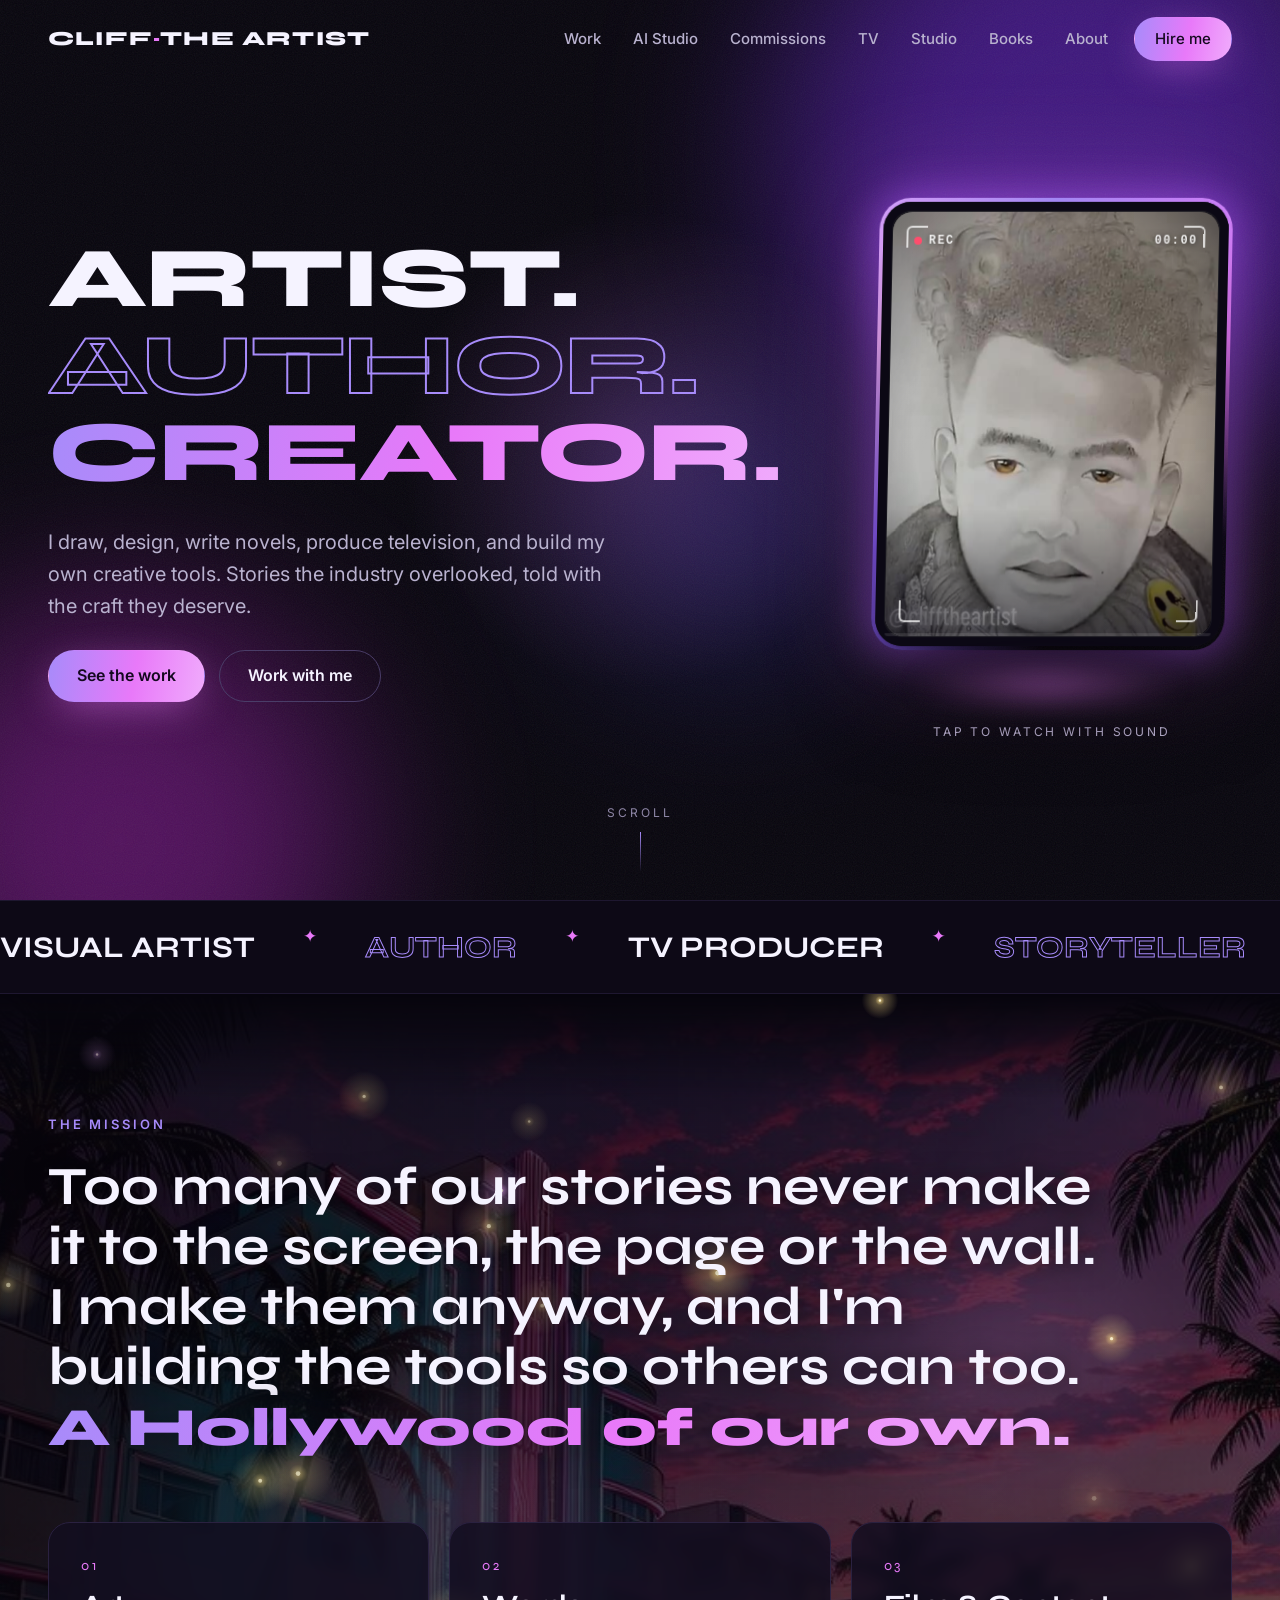
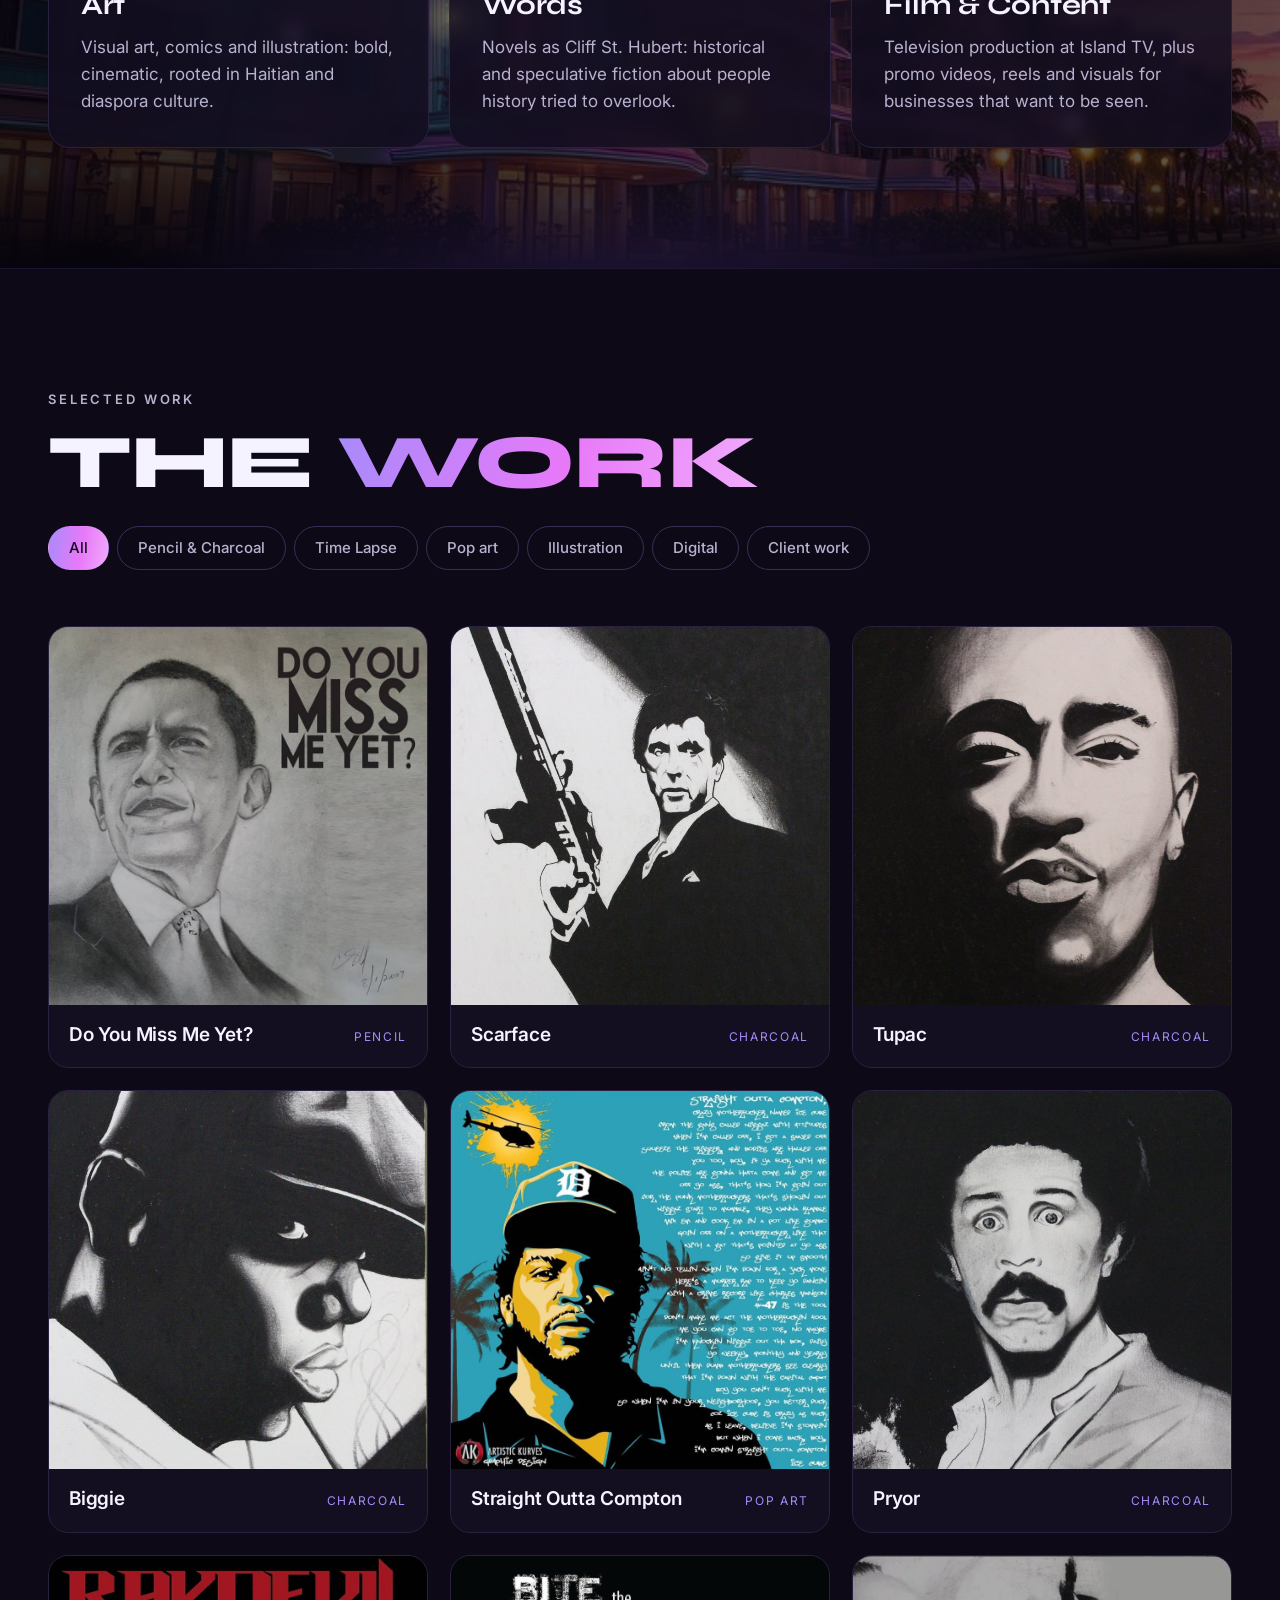
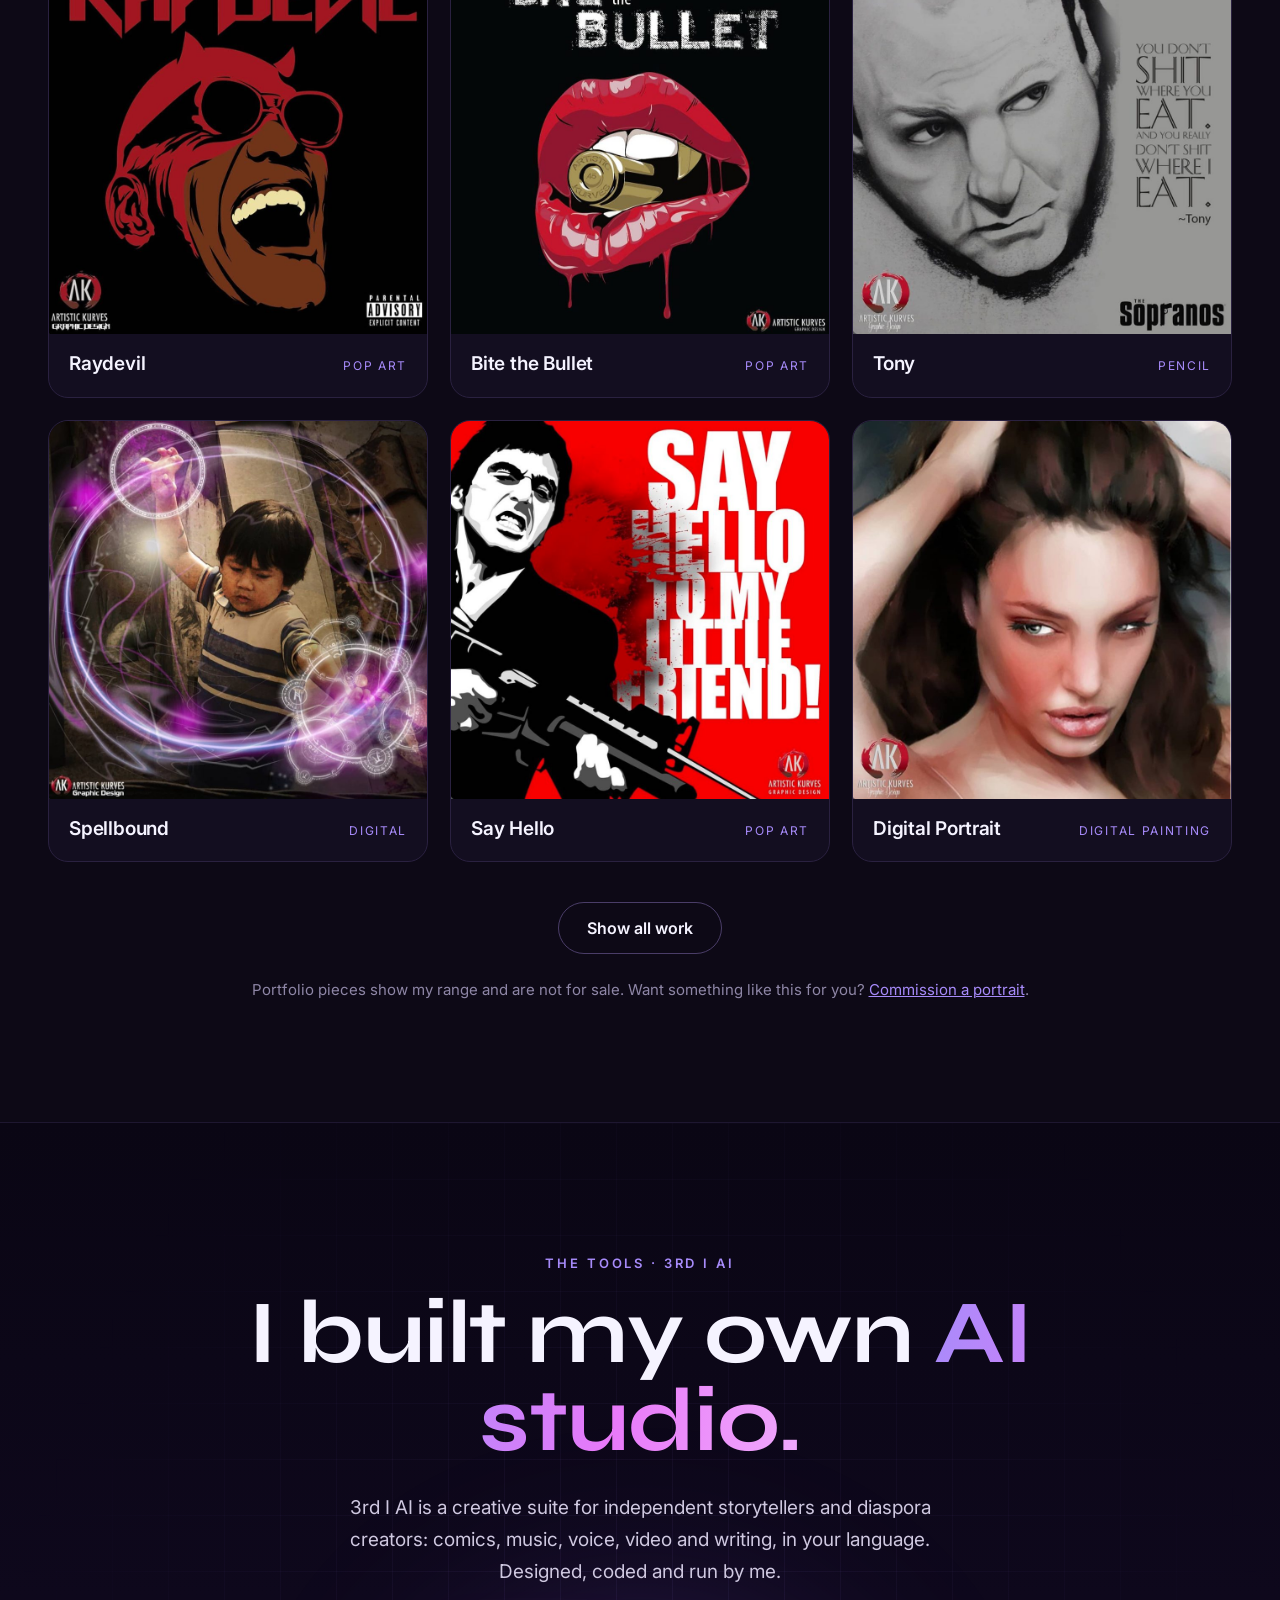
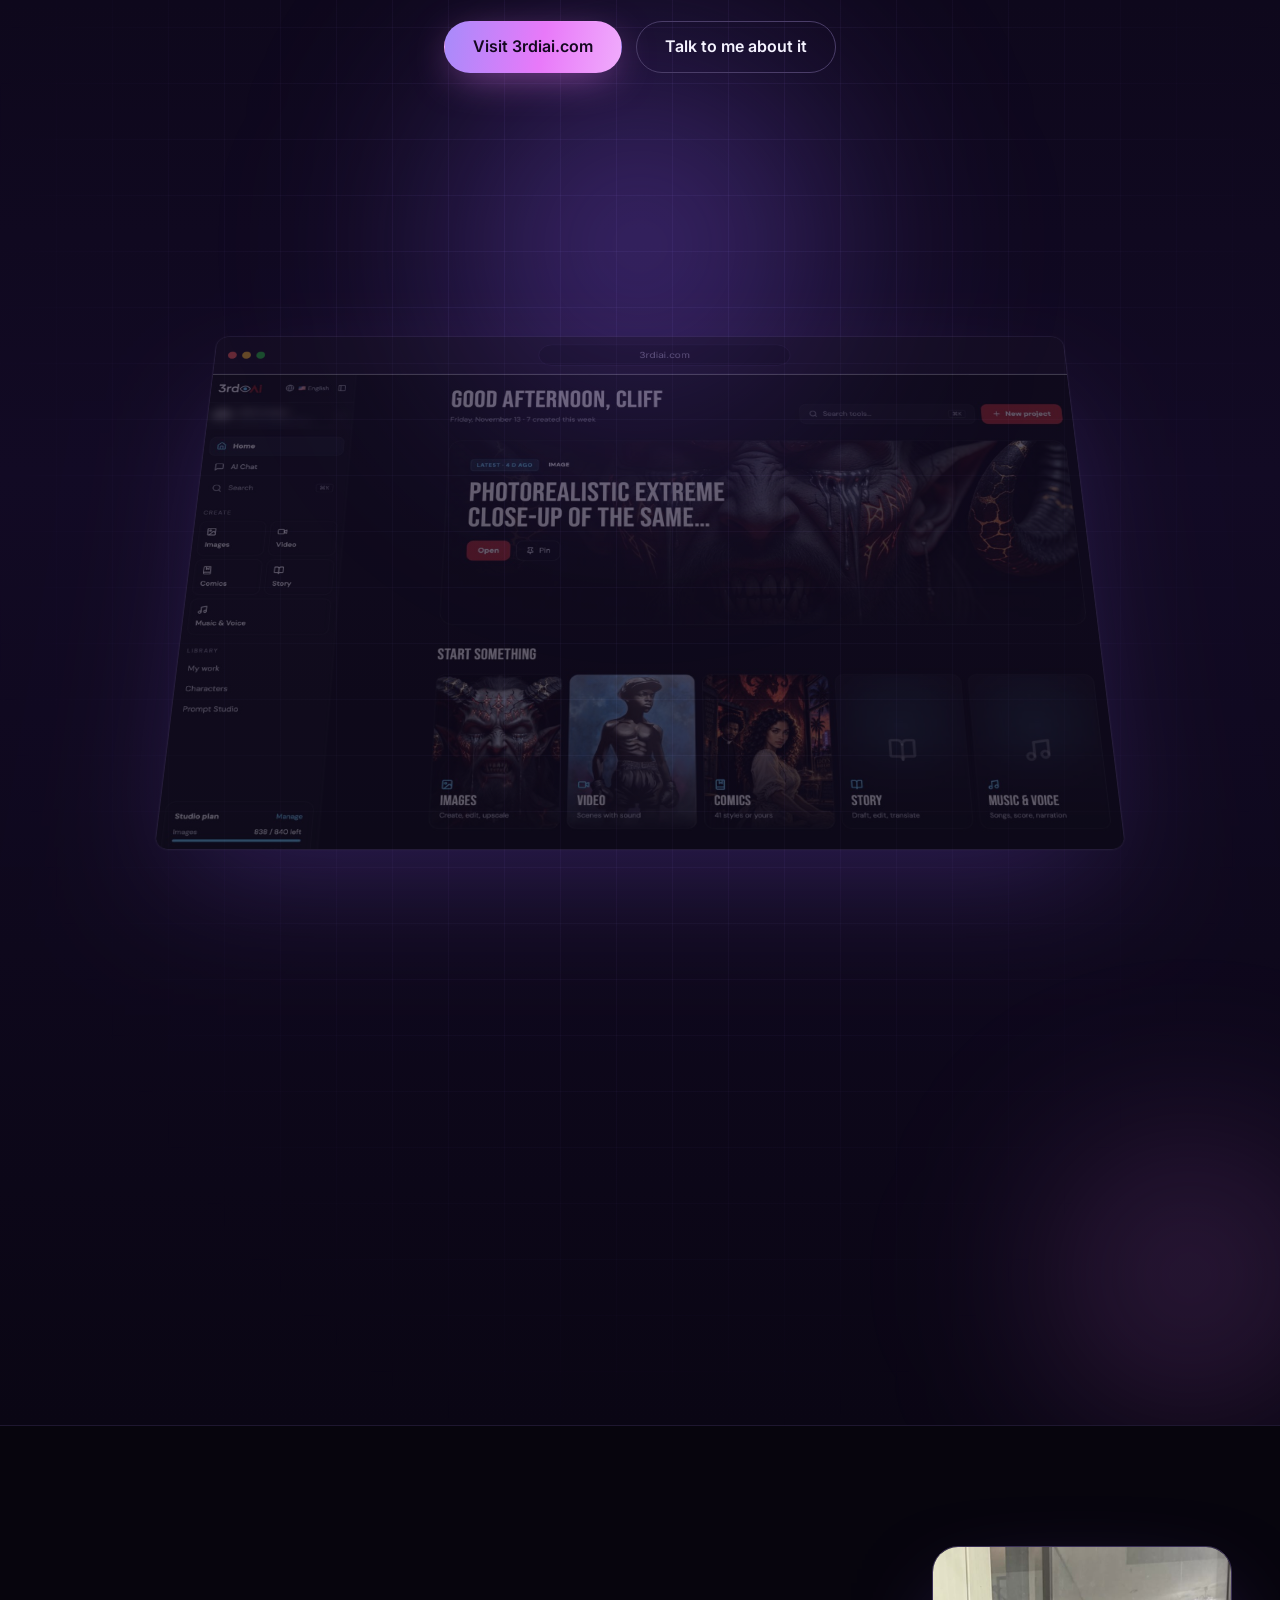
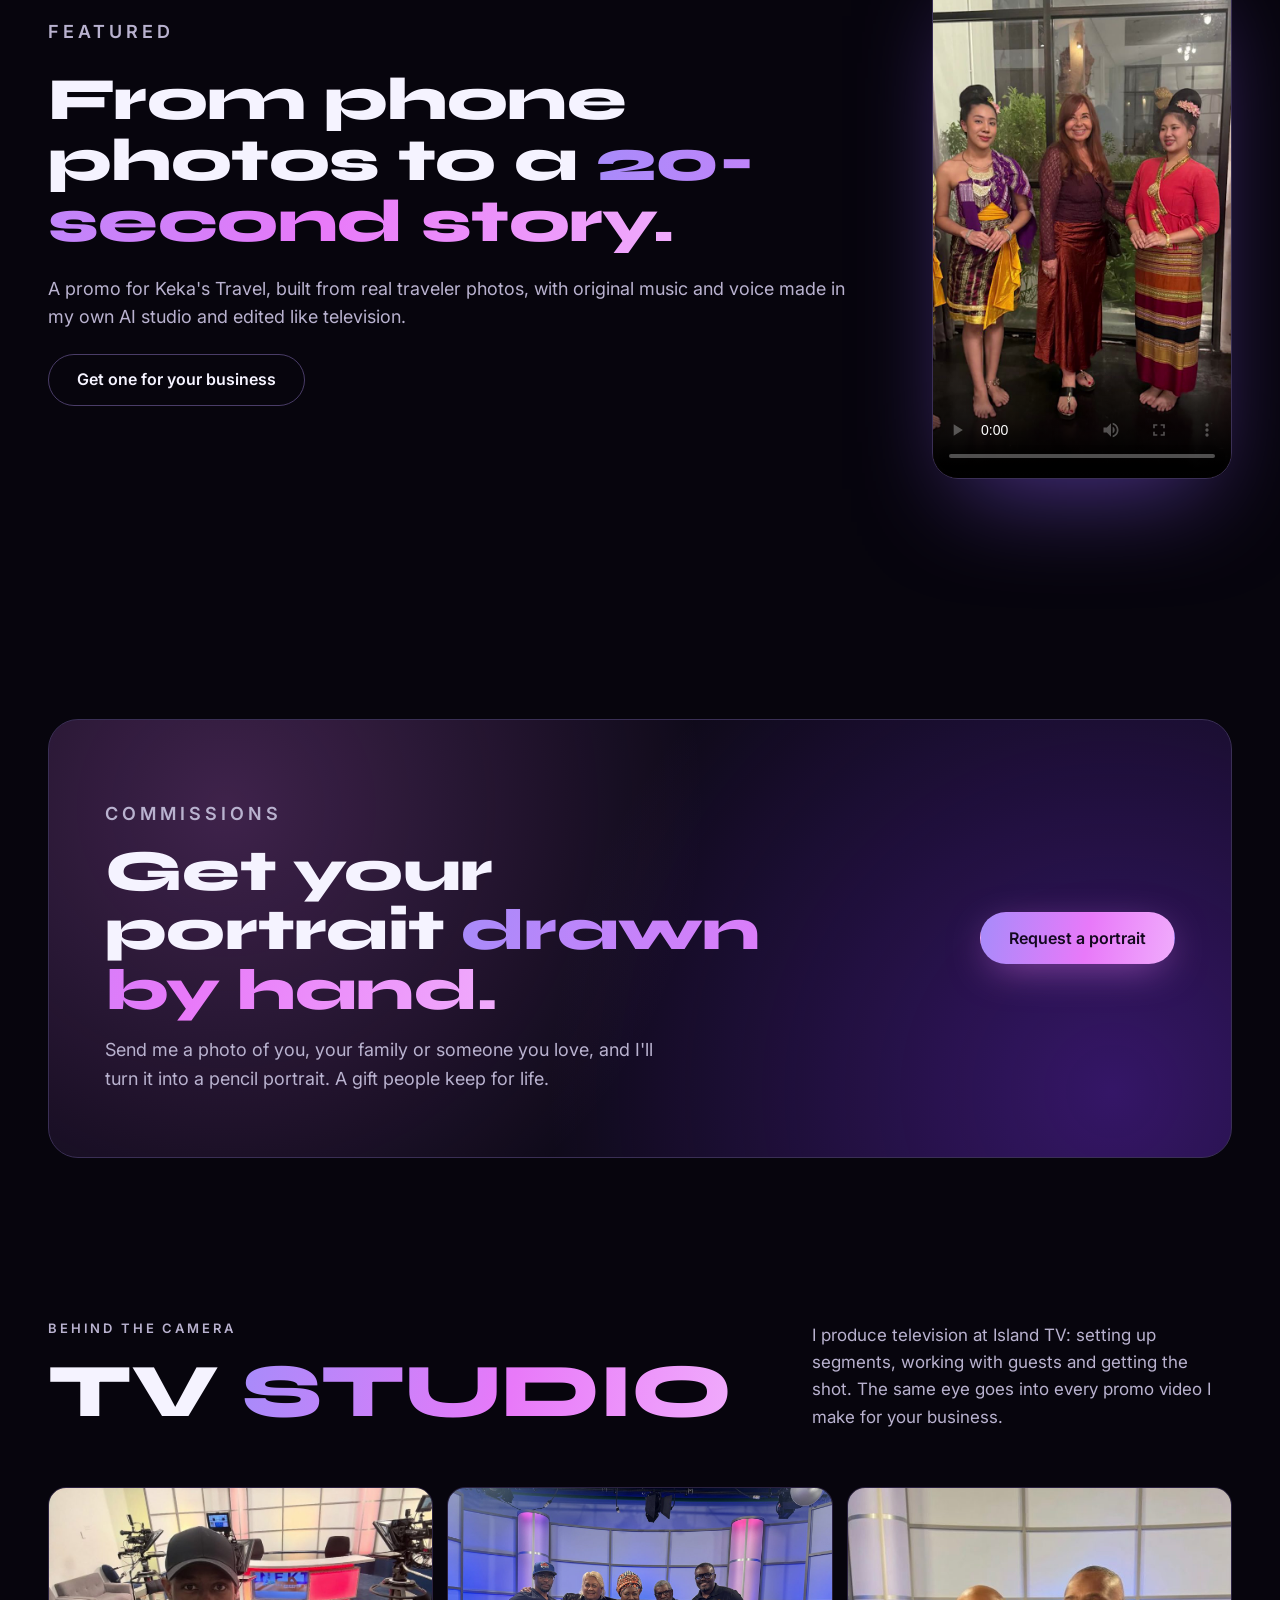
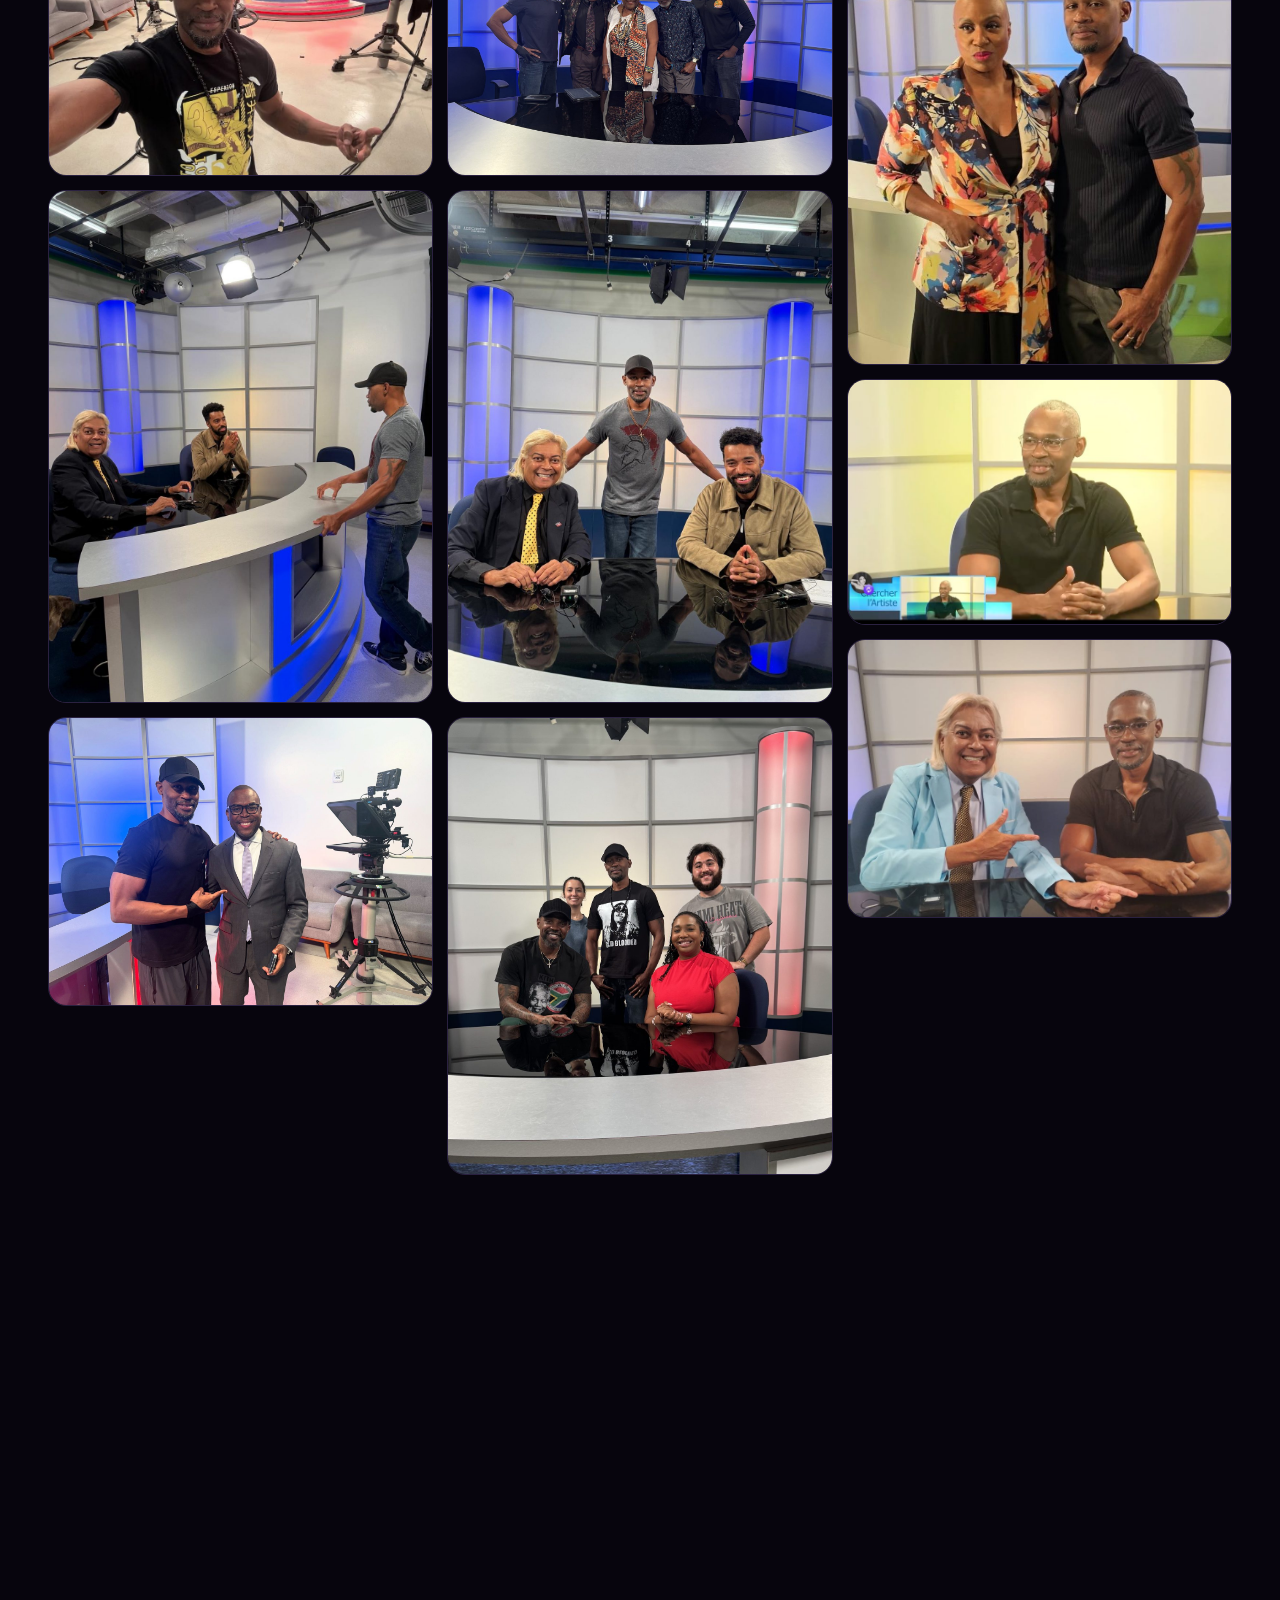
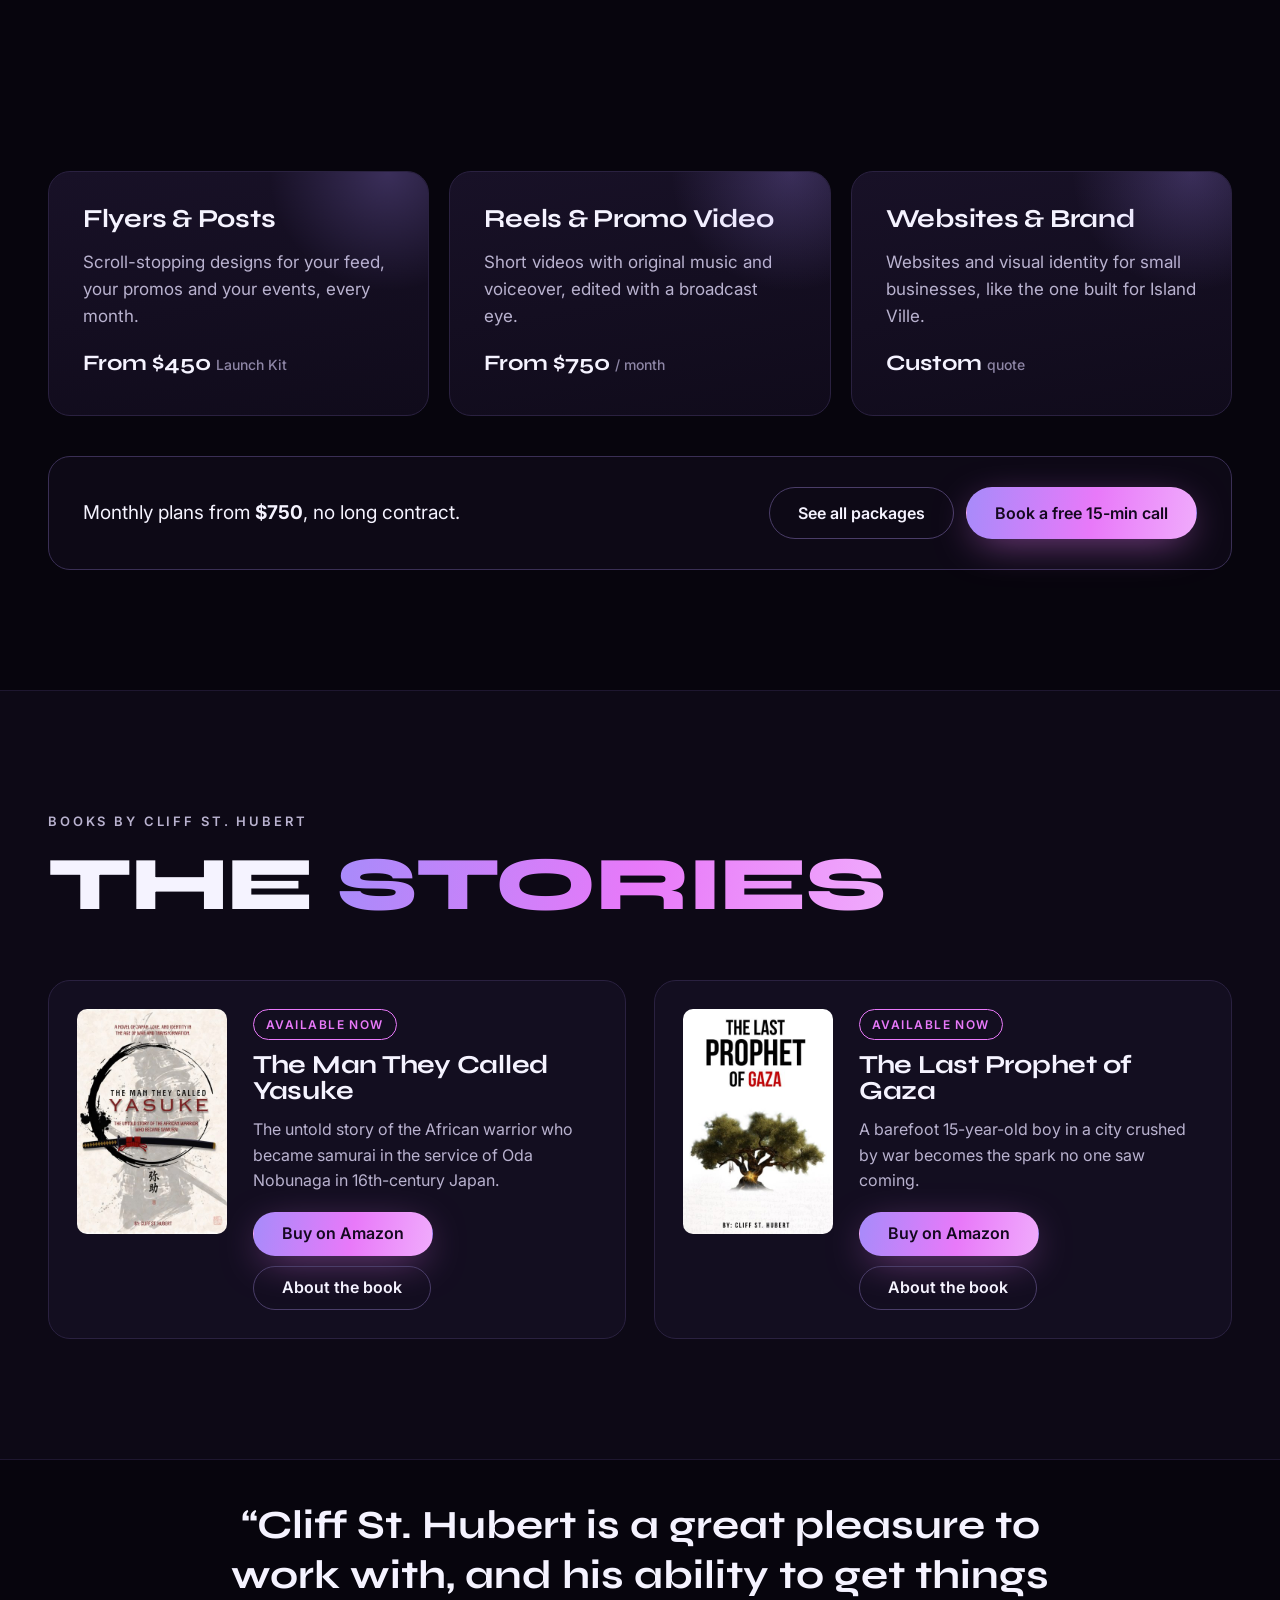
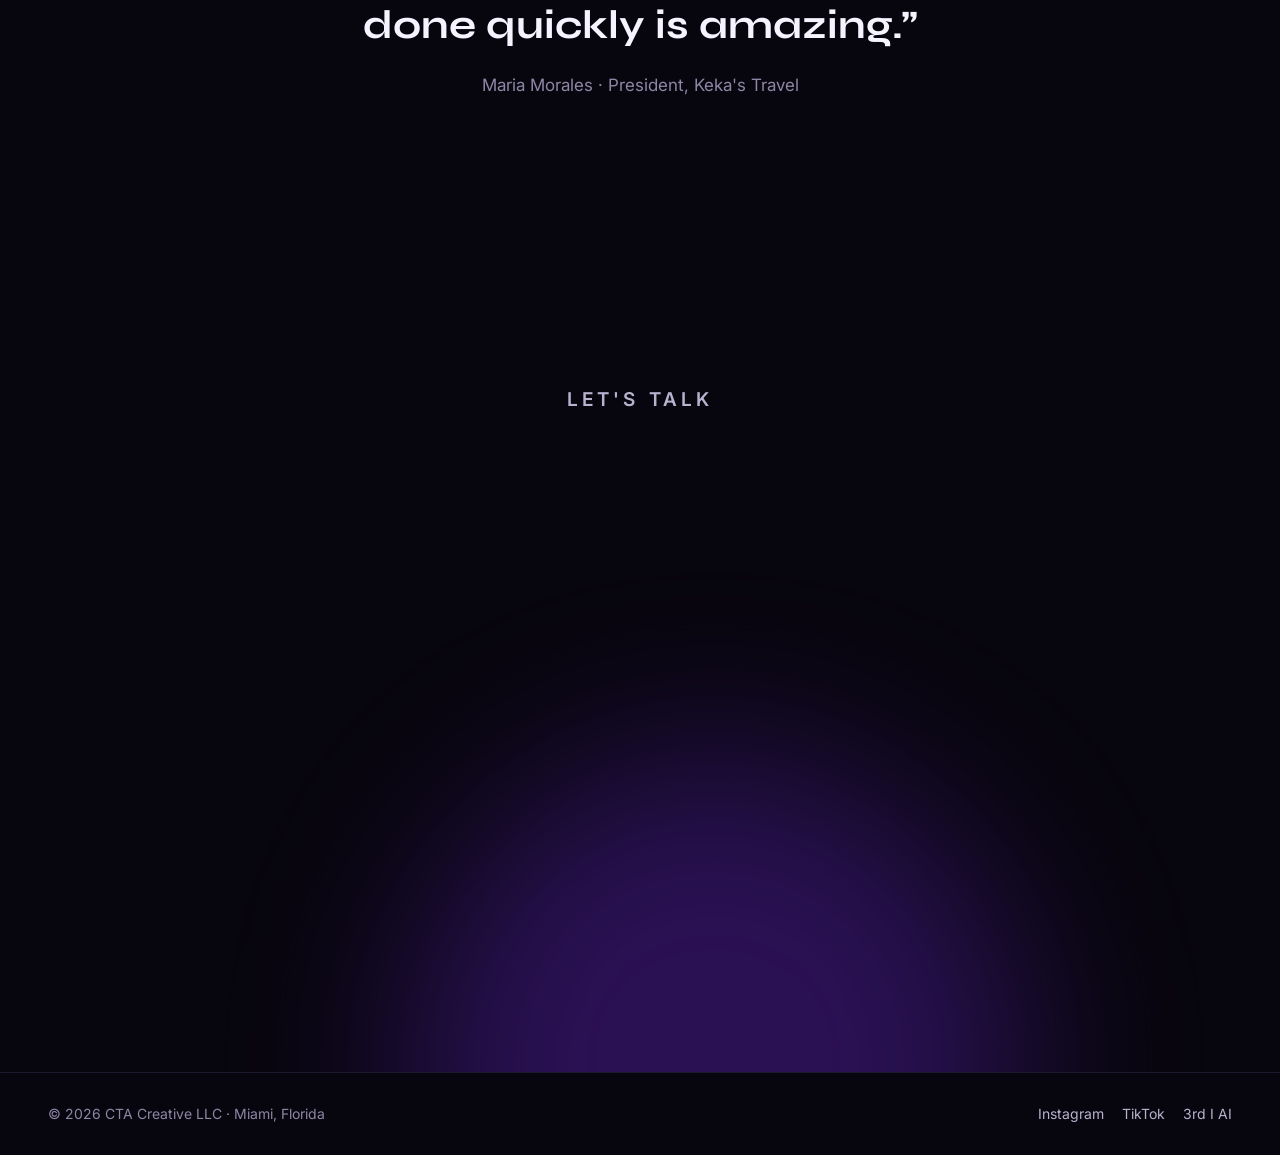
<file: index.html>
<!DOCTYPE html>
<html lang="en">
<head>
<meta charset="utf-8">
<meta name="viewport" content="width=device-width, initial-scale=1">
<title>Cliff the Artist | Miami Portrait Artist, Author &amp; Content Creator</title>
<meta name="description" content="Miami artist and author Cliff St. Hubert: hand-drawn pencil and charcoal portraits, historical novels, and promo videos and social content for local businesses.">
<link rel="canonical" href="https://clifftheartist.com/">
<meta property="og:type" content="website">
<meta property="og:site_name" content="Cliff the Artist">
<meta property="og:url" content="https://clifftheartist.com/">
<meta property="og:title" content="Cliff the Artist | Artist. Author. Creator.">
<meta property="og:description" content="Portraits drawn by hand, novels, and promo videos for Miami businesses.">
<meta property="og:image" content="https://clifftheartist.com/images/og-cliff.jpg">
<meta name="twitter:card" content="summary_large_image">
<meta name="twitter:title" content="Cliff the Artist | Artist. Author. Creator.">
<meta name="twitter:description" content="Portraits drawn by hand, novels, and promo videos for Miami businesses.">
<meta name="twitter:image" content="https://clifftheartist.com/images/og-cliff.jpg">
<script type="application/ld+json">{"@context":"https://schema.org","@graph":[{"@type":"Person","@id":"https://clifftheartist.com/#cliff","name":"Cliff St. Hubert","alternateName":"Cliff the Artist","url":"https://clifftheartist.com/","jobTitle":"Artist, author and TV producer","email":"mailto:info@clifftheartist.com","telephone":"+1-786-537-0675","address":{"@type":"PostalAddress","addressLocality":"Miami","addressRegion":"FL","addressCountry":"US"},"sameAs":["https://www.tiktok.com/@clifftheartist","https://www.instagram.com/cliff_the_artist/"]},{"@type":"ProfessionalService","@id":"https://clifftheartist.com/#studio","name":"Cliff the Artist","url":"https://clifftheartist.com/","image":"https://clifftheartist.com/images/og-cliff.jpg","description":"Custom pencil and charcoal portraits, plus flyers, posts and promo videos for small businesses.","founder":{"@id":"https://clifftheartist.com/#cliff"},"email":"info@clifftheartist.com","telephone":"+1-786-537-0675","areaServed":{"@type":"City","name":"Miami"},"address":{"@type":"PostalAddress","addressLocality":"Miami","addressRegion":"FL","addressCountry":"US"},"sameAs":["https://www.tiktok.com/@clifftheartist","https://www.instagram.com/cliff_the_artist/"]},{"@type":"WebSite","@id":"https://clifftheartist.com/#site","url":"https://clifftheartist.com/","name":"Cliff the Artist","publisher":{"@id":"https://clifftheartist.com/#cliff"}}]}</script>
<link rel="preconnect" href="https://fonts.googleapis.com">
<link rel="preconnect" href="https://fonts.gstatic.com" crossorigin>
<link href="https://fonts.googleapis.com/css2?family=Syne:wght@600;700;800&family=Inter:wght@400;500;600&display=swap" rel="stylesheet">
<link rel="stylesheet" href="css/site.css">
</head>
<body>
<a class="skip" href="#main">Skip to content</a>

<header class="nav" id="nav">
  <div class="wrap">
    <a class="logo" href="#top">CLIFF<span>·</span>THE ARTIST</a>
    <button class="menu-btn" aria-expanded="false" aria-controls="links">Menu</button>
    <nav class="links" id="links" aria-label="Main">
      <a href="#work">Work</a>
      <a href="#ai">AI Studio</a>
      <a href="#commission">Commissions</a>
      <a href="#tv">TV</a>
      <a href="studio.html">Studio</a>
      <a href="#books">Books</a>
      <a href="#about">About</a>
      <a class="btn btn-primary" href="#contact">Hire me</a>
    </nav>
  </div>
</header>

<main id="main">

<!-- HERO -->
<section class="hero" id="top">
  <div class="orb o1"></div><div class="orb o2"></div><div class="orb o3"></div>
  <div class="cursor-glow" id="glow"></div>
  <div class="grain"></div>
  <div class="wrap">
    <div class="hero-copy">
      <h1>
        <span class="line"><span>Artist.</span></span>
        <span class="line"><span class="outline">Author.</span></span>
        <span class="line"><span class="grad-text">Creator.</span></span>
      </h1>
      <p class="lead">I draw, design, write novels, produce television, and build my own creative tools. Stories the industry overlooked, told with the craft they deserve.</p>
      <div class="ctas">
        <a class="btn btn-primary" href="#work">See the work</a>
        <a class="btn btn-ghost" href="#studio">Work with me</a>
      </div>
    </div>
    <div class="hero-stage">
      <a class="vfloat" href="#work" data-tl="0" aria-label="Watch Cliff draw: play the time-lapses full size with sound">
        <span class="vp" id="vp">
          <span class="vp-glow" aria-hidden="true"></span>
          <span class="vp-ring" aria-hidden="true"></span>
          <span class="vp-screen">
            <video src="video/drawing-reel.mp4" poster="video/drawing-reel.jpg" muted loop playsinline autoplay preload="auto"></video>
            <span class="vp-sweep" aria-hidden="true"></span>
            <span class="vp-corners" aria-hidden="true"><i></i><i></i><i></i><i></i></span>
            <span class="vp-hud" aria-hidden="true"><span><b class="dot"></b>REC</span><span id="vptc">00:00</span></span>
            <span class="vp-bar" aria-hidden="true"><b id="vpbar"></b></span>
          </span>
          <span class="vp-floor" aria-hidden="true"></span>
        </span>
        <span class="vp-label">Tap to watch with sound</span>
      </a>
    </div>
  </div>
  <div class="scroll-cue">Scroll</div>
</section>

<!-- MARQUEE -->
<div class="marquee" aria-hidden="true">
  <div class="marquee-track">
    <span>Visual Artist</span><i>✦</i><span class="alt">Author</span><i>✦</i><span>TV Producer</span><i>✦</i><span class="alt">Storyteller</span><i>✦</i><span>Founder of 3rd I AI</span><i>✦</i><span class="alt">Content Studio</span><i>✦</i>
    <span>Visual Artist</span><i>✦</i><span class="alt">Author</span><i>✦</i><span>TV Producer</span><i>✦</i><span class="alt">Storyteller</span><i>✦</i><span>Founder of 3rd I AI</span><i>✦</i><span class="alt">Content Studio</span><i>✦</i>
  </div>
</div>

<!-- MANIFESTO / ABOUT -->
<section class="sec manifesto" id="about">
  <div class="night" aria-hidden="true">
    <div class="city"><div class="city-move"><img src="images/miami-night.jpg" alt=""><div class="neon-pulse"></div></div></div>
    
    <canvas class="fireflies"></canvas>
  </div>
  <div class="wrap">
    <p class="eyebrow reveal">The mission</p>
    <p class="big reveal d1" style="margin-top:22px">Too many of our stories never make it to the screen, the page or the wall. I make them anyway, and I'm building the tools so others can too. <span class="grad-text">A Hollywood of our own.</span></p>
    <div class="pillars">
      <div class="pillar reveal">
        <span class="num">01</span>
        <h3>Art</h3>
        <p>Visual art, comics and illustration: bold, cinematic, rooted in Haitian and diaspora culture.</p>
      </div>
      <div class="pillar reveal d1">
        <span class="num">02</span>
        <h3>Words</h3>
        <p>Novels as Cliff St. Hubert: historical and speculative fiction about people history tried to overlook.</p>
      </div>
      <div class="pillar reveal d2">
        <span class="num">03</span>
        <h3>Film &amp; Content</h3>
        <p>Television production at Island TV, plus promo videos, reels and visuals for businesses that want to be seen.</p>
      </div>
    </div>
  </div>
</section>

<!-- WORK -->
<section class="sec" id="work" style="background:var(--bg2);border-top:1px solid #1E1730;border-bottom:1px solid #1E1730">
  <div class="wrap">
    <div class="sec-head">
      <div>
        <p class="eyebrow reveal">Selected work</p>
        <h2 class="reveal d1" style="margin-top:14px">The <span class="grad-text">Work</span></h2>
      </div>
      <div class="filters reveal d2" role="group" aria-label="Filter work">
        <button aria-pressed="true" data-filter="all">All</button>
        <button aria-pressed="false" data-filter="pencil">Pencil &amp; Charcoal</button>
        <button aria-pressed="false" data-filter="timelapse">Time Lapse</button>
        <button aria-pressed="false" data-filter="pop">Pop art</button>
        <button aria-pressed="false" data-filter="illustration">Illustration</button>
        <button aria-pressed="false" data-filter="digital">Digital</button>
        <button aria-pressed="false" data-filter="client">Client work</button>
      </div>
    </div>
    <div class="grid" id="grid">
<article class="item" data-cat="pencil"><div class="media"><img src="art/obama-pencil.jpg" alt="Pencil portrait of Barack Obama" loading="lazy"></div><div class="meta"><h3>Do You Miss Me Yet?</h3><span>Pencil</span></div></article>
<article class="item" data-cat="pencil"><div class="media"><img src="art/scarface-charcoal.jpg" alt="Charcoal drawing of Tony Montana from Scarface holding a rifle" loading="lazy" style="object-position:70% 40%"></div><div class="meta"><h3>Scarface</h3><span>Charcoal</span></div></article>
<article class="item" data-cat="pencil"><div class="media"><img src="art/tupac-charcoal.jpg" alt="Charcoal portrait of Tupac Shakur" loading="lazy"></div><div class="meta"><h3>Tupac</h3><span>Charcoal</span></div></article>
<article class="item" data-cat="pencil"><div class="media"><img src="art/biggie-charcoal.jpg" alt="Charcoal portrait of the Notorious B.I.G." loading="lazy" style="object-position:50% 30%"></div><div class="meta"><h3>Biggie</h3><span>Charcoal</span></div></article>
<article class="item" data-cat="pop"><div class="media"><img src="art/straight-outta-compton.jpg" alt="Pop art portrait of Ice Cube" loading="lazy"></div><div class="meta"><h3>Straight Outta Compton</h3><span>Pop art</span></div></article>
<article class="item" data-cat="pencil"><div class="media"><img src="art/pryor-charcoal.jpg" alt="Charcoal portrait of Richard Pryor" loading="lazy"></div><div class="meta"><h3>Pryor</h3><span>Charcoal</span></div></article>
<article class="item" data-cat="pop"><div class="media"><img src="art/raydevil.jpg" alt="Ray Charles reimagined as Daredevil" loading="lazy"></div><div class="meta"><h3>Raydevil</h3><span>Pop art</span></div></article>
<article class="item" data-cat="pop"><div class="media"><img src="art/bite-the-bullet.jpg" alt="Bite the Bullet" loading="lazy"></div><div class="meta"><h3>Bite the Bullet</h3><span>Pop art</span></div></article>
<article class="item" data-cat="pencil"><div class="media"><img src="art/tony-pencil.jpg" alt="Pencil portrait of Tony Soprano" loading="lazy"></div><div class="meta"><h3>Tony</h3><span>Pencil</span></div></article>
<article class="item" data-cat="digital"><div class="media"><img src="art/spellbound.jpg" alt="Photo composite of a child casting glowing magic circles" loading="lazy"></div><div class="meta"><h3>Spellbound</h3><span>Digital</span></div></article>
<article class="item" data-cat="pop"><div class="media"><img src="art/say-hello.jpg" alt="Pop art of Scarface" loading="lazy"></div><div class="meta"><h3>Say Hello</h3><span>Pop art</span></div></article>
<article class="item" data-cat="digital"><div class="media"><img src="art/digital-portrait.jpg" alt="Digital painting of a woman" loading="lazy"></div><div class="meta"><h3>Digital Portrait</h3><span>Digital painting</span></div></article>
<article class="item" data-cat="digital"><div class="media"><img src="art/bruce-lee-painting.jpg" alt="Digital painting of Bruce Lee in red and violet tones" loading="lazy" style="object-position:40% 25%"></div><div class="meta"><h3>Bruce Lee</h3><span>Digital painting</span></div></article>
<article class="item" data-cat="pop"><div class="media"><img src="art/plata-o-plomo.jpg" alt="Pop art of Pablo Escobar as a saint icon" loading="lazy"></div><div class="meta"><h3>Plata o Plomo</h3><span>Pop art</span></div></article>
<article class="item" data-cat="illustration"><div class="media"><img src="art/no-monkey-business.jpg" alt="No Monkey Business" loading="lazy"></div><div class="meta"><h3>No Monkey Business</h3><span>Illustration</span></div></article>
<article class="item" data-cat="pop"><div class="media"><img src="art/bruce-lee.jpg" alt="Bruce Lee" loading="lazy"></div><div class="meta"><h3>Bruce Lee</h3><span>Pop art</span></div></article>
<article class="item" data-cat="illustration"><div class="media"><img src="art/marijane.jpg" alt="Marijane" loading="lazy"></div><div class="meta"><h3>Marijane</h3><span>Illustration</span></div></article>
<article class="item" data-cat="pop"><div class="media"><img src="art/mia.jpg" alt="Pop art of Mia Wallace from Pulp Fiction" loading="lazy"></div><div class="meta"><h3>Mia</h3><span>Pop art</span></div></article>
<article class="item" data-cat="digital"><div class="media"><img src="art/machina.jpg" alt="Digital composite of a four-armed cyborg woman" loading="lazy"></div><div class="meta"><h3>Machina</h3><span>Digital</span></div></article>
<article class="item" data-cat="pop"><div class="media"><img src="art/veteran.jpg" alt="Veteran" loading="lazy"></div><div class="meta"><h3>Veteran</h3><span>Pop art</span></div></article>
<article class="item" data-cat="pop"><div class="media"><img src="art/damaged.jpg" alt="Pop art of the Joker" loading="lazy"></div><div class="meta"><h3>Damaged</h3><span>Pop art</span></div></article>
<article class="item" data-cat="pop"><div class="media"><img src="art/krueger.jpg" alt="Stencil art of Freddy Krueger" loading="lazy"></div><div class="meta"><h3>Krueger</h3><span>Pop art</span></div></article>
<article class="item" data-cat="illustration"><div class="media"><img src="art/come-get-it.jpg" alt="Illustration of a woman boxer" loading="lazy"></div><div class="meta"><h3>Come Get It</h3><span>Illustration</span></div></article>
<article class="item" data-cat="client"><div class="media"><img src="art/sawyer-taylor.jpg" alt="Skateboarder composite with Sawyer Taylor logo" loading="lazy"></div><div class="meta"><h3>Sawyer Taylor</h3><span>Branding</span></div></article>
<article class="item" data-cat="client"><div class="media"><img src="images/kekas-grecia-flyer.jpg" alt="Keka's Travel flyer: Grecia de Ensueño tour" loading="lazy"></div><div class="meta"><h3>Keka's Travel · Greece</h3><span>Client</span></div></article>
<article class="item" data-cat="film client"><div class="media"><img src="images/kekas-promo-poster.jpg" alt="Still from the Keka's Travel promo video" loading="lazy"></div><div class="meta"><h3>Keka's Travel · Asia promo</h3><span>Film</span></div><a class="cover" href="#reel" aria-label="Keka's Travel · Asia promo"></a></article>
<article class="item" data-cat="client"><div class="media"><img src="images/kekas-guatemala-flyer.jpg" alt="Keka's Travel flyer: Guatemala and Antigua tour" loading="lazy"></div><div class="meta"><h3>Keka's Travel · Guatemala</h3><span>Client</span></div></article>
<article class="item" data-cat="client"><div class="media"><img src="images/island-ville-site.jpg" alt="Island Ville Catering &amp; Meal Service website homepage" loading="lazy" style="object-position:38% center"></div><div class="meta"><h3>Island Ville · website</h3><span>Web design</span></div><a class="cover" href="https://islandville1.com" aria-label="Visit the Island Ville website"></a></article>


<article class="item tl-item" data-cat="timelapse" data-i="0"><button class="tl-open" type="button" aria-label="Play with sound: Fight Club"><span class="media"><video class="lapse" data-src="art/timelapse/fight-club.mp4" poster="art/timelapse/fight-club.jpg" muted loop playsinline preload="none"></video><span class="live">Time-lapse</span><span class="tl-play" aria-hidden="true"><svg width="22" height="22" viewBox="0 0 24 24" fill="#fff"><path d="M8 5v14l11-7z"/></svg></span></span></button><div class="meta"><h3>Fight Club</h3><span>Pencil</span></div></article>
<article class="item tl-item" data-cat="timelapse" data-i="1"><button class="tl-open" type="button" aria-label="Play with sound: My son"><span class="media"><video class="lapse" data-src="art/timelapse/son-portrait.mp4" poster="art/timelapse/son-portrait.jpg" muted loop playsinline preload="none"></video><span class="live">Time-lapse</span><span class="tl-play" aria-hidden="true"><svg width="22" height="22" viewBox="0 0 24 24" fill="#fff"><path d="M8 5v14l11-7z"/></svg></span></span></button><div class="meta"><h3>My son</h3><span>Pencil</span></div></article>
<article class="item tl-item" data-cat="timelapse" data-i="2"><button class="tl-open" type="button" aria-label="Play with sound: Henri Caesar, the Black Caesar"><span class="media"><video class="lapse" data-src="art/timelapse/henri-caesar.mp4" poster="art/timelapse/henri-caesar.jpg" muted loop playsinline preload="none"></video><span class="live">Time-lapse</span><span class="tl-play" aria-hidden="true"><svg width="22" height="22" viewBox="0 0 24 24" fill="#fff"><path d="M8 5v14l11-7z"/></svg></span></span></button><div class="meta"><h3>Henri Caesar, the Black Caesar</h3><span>Pencil</span></div></article>
<article class="item tl-item" data-cat="timelapse" data-i="3"><button class="tl-open" type="button" aria-label="Play with sound: African princess, from imagination"><span class="media"><video class="lapse" data-src="art/timelapse/african-princess.mp4" poster="art/timelapse/african-princess.jpg" muted loop playsinline preload="none"></video><span class="live">Time-lapse</span><span class="tl-play" aria-hidden="true"><svg width="22" height="22" viewBox="0 0 24 24" fill="#fff"><path d="M8 5v14l11-7z"/></svg></span></span></button><div class="meta"><h3>African princess, from imagination</h3><span>Pencil</span></div></article>
<article class="item tl-item" data-cat="timelapse" data-i="4"><button class="tl-open" type="button" aria-label="Play with sound: The Notorious B.I.G."><span class="media"><video class="lapse" data-src="art/timelapse/biggie.mp4" poster="art/timelapse/biggie.jpg" muted loop playsinline preload="none"></video><span class="live">Time-lapse</span><span class="tl-play" aria-hidden="true"><svg width="22" height="22" viewBox="0 0 24 24" fill="#fff"><path d="M8 5v14l11-7z"/></svg></span></span></button><div class="meta"><h3>The Notorious B.I.G.</h3><span>Charcoal</span></div></article>
<article class="item tl-item" data-cat="timelapse" data-i="5"><button class="tl-open" type="button" aria-label="Play with sound: Tony Soprano"><span class="media"><video class="lapse" data-src="art/timelapse/tony-soprano.mp4" poster="art/timelapse/tony-soprano.jpg" muted loop playsinline preload="none"></video><span class="live">Time-lapse</span><span class="tl-play" aria-hidden="true"><svg width="22" height="22" viewBox="0 0 24 24" fill="#fff"><path d="M8 5v14l11-7z"/></svg></span></span></button><div class="meta"><h3>Tony Soprano</h3><span>Charcoal</span></div></article>
<article class="item tl-item" data-cat="timelapse" data-i="6"><button class="tl-open" type="button" aria-label="Play with sound: Richard Pryor"><span class="media"><video class="lapse" data-src="art/timelapse/pryor-charcoal.mp4" poster="art/timelapse/pryor-charcoal.jpg" muted loop playsinline preload="none"></video><span class="live">Time-lapse</span><span class="tl-play" aria-hidden="true"><svg width="22" height="22" viewBox="0 0 24 24" fill="#fff"><path d="M8 5v14l11-7z"/></svg></span></span></button><div class="meta"><h3>Richard Pryor</h3><span>Charcoal</span></div></article>
<article class="item tl-item" data-cat="timelapse" data-i="7"><button class="tl-open" type="button" aria-label="Play with sound: My daughter"><span class="media"><video class="lapse" data-src="art/timelapse/daughter-portrait.mp4" poster="art/timelapse/daughter-portrait.jpg" muted loop playsinline preload="none"></video><span class="live">Time-lapse</span><span class="tl-play" aria-hidden="true"><svg width="22" height="22" viewBox="0 0 24 24" fill="#fff"><path d="M8 5v14l11-7z"/></svg></span></span></button><div class="meta"><h3>My daughter</h3><span>Pencil</span></div></article>
<article class="item tl-item" data-cat="timelapse" data-i="8"><button class="tl-open" type="button" aria-label="Play with sound: Taxi Driver"><span class="media"><video class="lapse" data-src="art/timelapse/taxi-driver.mp4" poster="art/timelapse/taxi-driver.jpg" muted loop playsinline preload="none"></video><span class="live">Time-lapse</span><span class="tl-play" aria-hidden="true"><svg width="22" height="22" viewBox="0 0 24 24" fill="#fff"><path d="M8 5v14l11-7z"/></svg></span></span></button><div class="meta"><h3>Taxi Driver</h3><span>Pencil</span></div></article>
<article class="item tl-item" data-cat="timelapse" data-i="9"><button class="tl-open" type="button" aria-label="Play with sound: Tupac"><span class="media"><video class="lapse" data-src="art/timelapse/tupac-charcoal.mp4" poster="art/timelapse/tupac-charcoal.jpg" muted loop playsinline preload="none"></video><span class="live">Time-lapse</span><span class="tl-play" aria-hidden="true"><svg width="22" height="22" viewBox="0 0 24 24" fill="#fff"><path d="M8 5v14l11-7z"/></svg></span></span></button><div class="meta"><h3>Tupac</h3><span>Charcoal</span></div></article>
<article class="item tl-item" data-cat="timelapse" data-i="10"><button class="tl-open" type="button" aria-label="Play with sound: Snoop Dogg"><span class="media"><video class="lapse" data-src="art/timelapse/snoop-dogg.mp4" poster="art/timelapse/snoop-dogg.jpg" muted loop playsinline preload="none"></video><span class="live">Time-lapse</span><span class="tl-play" aria-hidden="true"><svg width="22" height="22" viewBox="0 0 24 24" fill="#fff"><path d="M8 5v14l11-7z"/></svg></span></span></button><div class="meta"><h3>Snoop Dogg</h3><span>Pencil</span></div></article>
<article class="item tl-item" data-cat="timelapse" data-i="11"><button class="tl-open" type="button" aria-label="Play with sound: Sketch for fun"><span class="media"><video class="lapse" data-src="art/timelapse/sketch-for-fun.mp4" poster="art/timelapse/sketch-for-fun.jpg" muted loop playsinline preload="none"></video><span class="live">Time-lapse</span><span class="tl-play" aria-hidden="true"><svg width="22" height="22" viewBox="0 0 24 24" fill="#fff"><path d="M8 5v14l11-7z"/></svg></span></span></button><div class="meta"><h3>Sketch for fun</h3><span>Color pencil</span></div></article>
<article class="item tl-item" data-cat="timelapse" data-i="12"><button class="tl-open" type="button" aria-label="Play with sound: The Joker"><span class="media"><video class="lapse" data-src="art/timelapse/joker.mp4" poster="art/timelapse/joker.jpg" muted loop playsinline preload="none"></video><span class="live">Time-lapse</span><span class="tl-play" aria-hidden="true"><svg width="22" height="22" viewBox="0 0 24 24" fill="#fff"><path d="M8 5v14l11-7z"/></svg></span></span></button><div class="meta"><h3>The Joker</h3><span>Pencil</span></div></article>
<article class="item tl-item" data-cat="timelapse" data-i="13"><button class="tl-open" type="button" aria-label="Play with sound: The Shining"><span class="media"><video class="lapse" data-src="art/timelapse/shining.mp4" poster="art/timelapse/shining.jpg" muted loop playsinline preload="none"></video><span class="live">Time-lapse</span><span class="tl-play" aria-hidden="true"><svg width="22" height="22" viewBox="0 0 24 24" fill="#fff"><path d="M8 5v14l11-7z"/></svg></span></span></button><div class="meta"><h3>The Shining</h3><span>Pencil</span></div></article>
<article class="item tl-item" data-cat="timelapse" data-i="14"><button class="tl-open" type="button" aria-label="Play with sound: DJ Nicky Mix, Island TV"><span class="media"><video class="lapse" data-src="art/timelapse/dj-nicky-mix.mp4" poster="art/timelapse/dj-nicky-mix.jpg" muted loop playsinline preload="none"></video><span class="live">Time-lapse</span><span class="tl-play" aria-hidden="true"><svg width="22" height="22" viewBox="0 0 24 24" fill="#fff"><path d="M8 5v14l11-7z"/></svg></span></span></button><div class="meta"><h3>DJ Nicky Mix, Island TV</h3><span>Pencil</span></div></article>
<article class="item tl-item" data-cat="timelapse" data-i="15"><button class="tl-open" type="button" aria-label="Play with sound: Brittney Griner"><span class="media"><video class="lapse" data-src="art/timelapse/brittney-griner.mp4" poster="art/timelapse/brittney-griner.jpg" muted loop playsinline preload="none"></video><span class="live">Time-lapse</span><span class="tl-play" aria-hidden="true"><svg width="22" height="22" viewBox="0 0 24 24" fill="#fff"><path d="M8 5v14l11-7z"/></svg></span></span></button><div class="meta"><h3>Brittney Griner</h3><span>Pencil</span></div></article>
<article class="item tl-item" data-cat="timelapse" data-i="16"><button class="tl-open" type="button" aria-label="Play with sound: Jamie Foxx as Spawn"><span class="media"><video class="lapse" data-src="art/timelapse/spawn.mp4" poster="art/timelapse/spawn.jpg" muted loop playsinline preload="none"></video><span class="live">Time-lapse</span><span class="tl-play" aria-hidden="true"><svg width="22" height="22" viewBox="0 0 24 24" fill="#fff"><path d="M8 5v14l11-7z"/></svg></span></span></button><div class="meta"><h3>Jamie Foxx as Spawn</h3><span>Pencil</span></div></article>
<article class="item tl-item" data-cat="timelapse" data-i="17"><button class="tl-open" type="button" aria-label="Play with sound: The Hulk"><span class="media"><video class="lapse" data-src="art/timelapse/hulk.mp4" poster="art/timelapse/hulk.jpg" muted loop playsinline preload="none"></video><span class="live">Time-lapse</span><span class="tl-play" aria-hidden="true"><svg width="22" height="22" viewBox="0 0 24 24" fill="#fff"><path d="M8 5v14l11-7z"/></svg></span></span></button><div class="meta"><h3>The Hulk</h3><span>Pencil</span></div></article>
<article class="item tl-item" data-cat="timelapse" data-i="18"><button class="tl-open" type="button" aria-label="Play with sound: Original art for Savage Mind 23"><span class="media"><video class="lapse" data-src="art/timelapse/savage-mind.mp4" poster="art/timelapse/savage-mind.jpg" muted loop playsinline preload="none"></video><span class="live">Time-lapse</span><span class="tl-play" aria-hidden="true"><svg width="22" height="22" viewBox="0 0 24 24" fill="#fff"><path d="M8 5v14l11-7z"/></svg></span></span></button><div class="meta"><h3>Original art for Savage Mind 23</h3><span>Pencil</span></div></article>
<article class="item tl-item" data-cat="timelapse" data-i="19"><button class="tl-open" type="button" aria-label="Play with sound: My baby sister"><span class="media"><video class="lapse" data-src="art/timelapse/baby-sister.mp4" poster="art/timelapse/baby-sister.jpg" muted loop playsinline preload="none"></video><span class="live">Time-lapse</span><span class="tl-play" aria-hidden="true"><svg width="22" height="22" viewBox="0 0 24 24" fill="#fff"><path d="M8 5v14l11-7z"/></svg></span></span></button><div class="meta"><h3>My baby sister</h3><span>Pencil</span></div></article>
<article class="item tl-item" data-cat="timelapse" data-i="20"><button class="tl-open" type="button" aria-label="Play with sound: My baby brother"><span class="media"><video class="lapse" data-src="art/timelapse/baby-brother.mp4" poster="art/timelapse/baby-brother.jpg" muted loop playsinline preload="none"></video><span class="live">Time-lapse</span><span class="tl-play" aria-hidden="true"><svg width="22" height="22" viewBox="0 0 24 24" fill="#fff"><path d="M8 5v14l11-7z"/></svg></span></span></button><div class="meta"><h3>My baby brother</h3><span>Pencil</span></div></article>
<article class="item tl-item" data-cat="timelapse" data-i="21"><button class="tl-open" type="button" aria-label="Play with sound: For my brother"><span class="media"><video class="lapse" data-src="art/timelapse/for-my-brother.mp4" poster="art/timelapse/for-my-brother.jpg" muted loop playsinline preload="none"></video><span class="live">Time-lapse</span><span class="tl-play" aria-hidden="true"><svg width="22" height="22" viewBox="0 0 24 24" fill="#fff"><path d="M8 5v14l11-7z"/></svg></span></span></button><div class="meta"><h3>For my brother</h3><span>Pencil</span></div></article>
<article class="item tl-item" data-cat="timelapse" data-i="22"><button class="tl-open" type="button" aria-label="Play with sound: Boys will be boys"><span class="media"><video class="lapse" data-src="art/timelapse/son-nosebleed.mp4" poster="art/timelapse/son-nosebleed.jpg" muted loop playsinline preload="none"></video><span class="live">Time-lapse</span><span class="tl-play" aria-hidden="true"><svg width="22" height="22" viewBox="0 0 24 24" fill="#fff"><path d="M8 5v14l11-7z"/></svg></span></span></button><div class="meta"><h3>Boys will be boys</h3><span>Color pencil</span></div></article>
<article class="item tl-item" data-cat="timelapse" data-i="23"><button class="tl-open" type="button" aria-label="Play with sound: Tupac, again"><span class="media"><video class="lapse" data-src="art/timelapse/tupac-pencil.mp4" poster="art/timelapse/tupac-pencil.jpg" muted loop playsinline preload="none"></video><span class="live">Time-lapse</span><span class="tl-play" aria-hidden="true"><svg width="22" height="22" viewBox="0 0 24 24" fill="#fff"><path d="M8 5v14l11-7z"/></svg></span></span></button><div class="meta"><h3>Tupac, again</h3><span>Pencil</span></div></article>
<article class="item tl-item" data-cat="timelapse" data-i="24"><button class="tl-open" type="button" aria-label="Play with sound: My son, another sketch"><span class="media"><video class="lapse" data-src="art/timelapse/son.mp4" poster="art/timelapse/son.jpg" muted loop playsinline preload="none"></video><span class="live">Time-lapse</span><span class="tl-play" aria-hidden="true"><svg width="22" height="22" viewBox="0 0 24 24" fill="#fff"><path d="M8 5v14l11-7z"/></svg></span></span></button><div class="meta"><h3>My son, another sketch</h3><span>Pencil</span></div></article>
<article class="item tl-item" data-cat="timelapse" data-i="25"><button class="tl-open" type="button" aria-label="Play with sound: My daughter"><span class="media"><video class="lapse" data-src="art/timelapse/daughter.mp4" poster="art/timelapse/daughter.jpg" muted loop playsinline preload="none"></video><span class="live">Time-lapse</span><span class="tl-play" aria-hidden="true"><svg width="22" height="22" viewBox="0 0 24 24" fill="#fff"><path d="M8 5v14l11-7z"/></svg></span></span></button><div class="meta"><h3>My daughter</h3><span>Pencil</span></div></article>
<article class="item tl-item" data-cat="timelapse" data-i="26"><button class="tl-open" type="button" aria-label="Play with sound: Family"><span class="media"><video class="lapse" data-src="art/timelapse/family.mp4" poster="art/timelapse/family.jpg" muted loop playsinline preload="none"></video><span class="live">Time-lapse</span><span class="tl-play" aria-hidden="true"><svg width="22" height="22" viewBox="0 0 24 24" fill="#fff"><path d="M8 5v14l11-7z"/></svg></span></span></button><div class="meta"><h3>Family</h3><span>Pencil</span></div></article>
    </div>
    <div style="text-align:center;margin-top:40px"><button class="btn btn-ghost" id="more" type="button">Show all work</button></div>
    <p class="portfolio-note">Portfolio pieces show my range and are not for sale. Want something like this for you? <a href="#commission">Commission a portrait</a>.</p>
  </div>
  </div>
</section>

<div class="tl-box" id="tlbox" role="dialog" aria-modal="true" aria-label="Time-lapse player" hidden>
  <button class="tl-x" type="button" aria-label="Close">&times;</button>
  <button class="tl-nav tl-prev" type="button" aria-label="Previous">&#8249;</button>
  <figure><video id="tlvid" controls playsinline></video><figcaption><strong id="tltitle"></strong><span id="tlmed"></span></figcaption></figure>
  <button class="tl-nav tl-next" type="button" aria-label="Next">&#8250;</button>
</div>

<!-- 3RD I AI -->
<section class="ai-sec" id="ai">
  <div class="ai-bg" aria-hidden="true"><span class="ai-gridlines"></span><span class="ai-orb a"></span><span class="ai-orb b"></span></div>
  <div class="wrap">
    <div class="ai-head">
      <p class="eyebrow reveal">The tools · 3rd I AI</p>
      <h2 class="reveal d1">I built my own <span class="grad-text">AI studio.</span></h2>
      <p class="reveal d2">3rd I AI is a creative suite for independent storytellers and diaspora creators: comics, music, voice, video and writing, in your language. Designed, coded and run by me.</p>
      <div class="ai-ctas reveal d3"><a class="btn btn-primary" href="https://www.3rdiai.com">Visit 3rdiai.com</a><a class="btn btn-ghost" href="#contact">Talk to me about it</a></div>
    </div>
    <div class="ai-stage" id="aistage">
      <a class="browser ai-browser" href="https://www.3rdiai.com" aria-label="Open 3rdiai.com">
        <div class="browser-bar" aria-hidden="true">
          <span class="dots"><i></i><i></i><i></i></span>
          <span class="url">3rdiai.com</span>
        </div>
        <div class="browser-screen">
          <img src="images/3rdiai-home.jpg" alt="The 3rd I AI home screen: create images, video, comics, stories, music and voice" loading="lazy">
        </div>
        <span class="browser-cta">Open the site ↗</span>
      </a>
    </div>
    <div class="ai-tools">
        <div class="ai-tool reveal d1"><span class="ai-ico"><svg width="22" height="22" viewBox="0 0 24 24" fill="none" stroke="currentColor" stroke-width="1.8" stroke-linecap="round" stroke-linejoin="round" aria-hidden="true"><rect x="3" y="3" width="18" height="18" rx="3"/><circle cx="9" cy="9" r="2"/><path d="m21 15-5-5L5 21"/></svg></span><h3>Images</h3><p>Create, edit and upscale stills.</p></div>
        <div class="ai-tool reveal d2"><span class="ai-ico"><svg width="22" height="22" viewBox="0 0 24 24" fill="none" stroke="currentColor" stroke-width="1.8" stroke-linecap="round" stroke-linejoin="round" aria-hidden="true"><rect x="2" y="6" width="14" height="12" rx="2"/><path d="m16 10 6-4v12l-6-4"/></svg></span><h3>Video</h3><p>Scenes with sound, from a prompt or a still.</p></div>
        <div class="ai-tool reveal d3"><span class="ai-ico"><svg width="22" height="22" viewBox="0 0 24 24" fill="none" stroke="currentColor" stroke-width="1.8" stroke-linecap="round" stroke-linejoin="round" aria-hidden="true"><rect x="3" y="3" width="18" height="18" rx="2"/><path d="M3 12h18M12 3v9"/></svg></span><h3>Comics</h3><p>Panel by panel in dozens of art styles, with lettering.</p></div>
        <div class="ai-tool reveal d1"><span class="ai-ico"><svg width="22" height="22" viewBox="0 0 24 24" fill="none" stroke="currentColor" stroke-width="1.8" stroke-linecap="round" stroke-linejoin="round" aria-hidden="true"><path d="M4 19.5A2.5 2.5 0 0 1 6.5 17H20V3H6.5A2.5 2.5 0 0 0 4 5.5z"/><path d="M4 19.5V21h16"/></svg></span><h3>Story</h3><p>Draft, edit and translate long-form writing.</p></div>
        <div class="ai-tool reveal d2"><span class="ai-ico"><svg width="22" height="22" viewBox="0 0 24 24" fill="none" stroke="currentColor" stroke-width="1.8" stroke-linecap="round" stroke-linejoin="round" aria-hidden="true"><path d="M9 18V5l12-2v13"/><circle cx="6" cy="18" r="3"/><circle cx="18" cy="16" r="3"/></svg></span><h3>Music & Voice</h3><p>Songs, score and narration, plus text to speech.</p></div>
        <div class="ai-tool reveal d3"><span class="ai-ico"><svg width="22" height="22" viewBox="0 0 24 24" fill="none" stroke="currentColor" stroke-width="1.8" stroke-linecap="round" stroke-linejoin="round" aria-hidden="true"><circle cx="9" cy="8" r="4"/><path d="M2 21a7 7 0 0 1 14 0"/><path d="M17 4a4 4 0 0 1 0 8M22 21a7 7 0 0 0-4-6.3"/></svg></span><h3>Characters</h3><p>One cast, kept consistent across every tool.</p></div>
    </div>
  </div>
</section>

<!-- FEATURE VIDEO -->
<section class="sec" id="reel">
  <div class="wrap feature">
    <div class="copy">
      <p class="eyebrow reveal">Featured</p>
      <h2 class="reveal d1">From phone photos to a <span class="grad-text">20-second story.</span></h2>
      <p class="reveal d2">A promo for Keka's Travel, built from real traveler photos, with original music and voice made in my own AI studio and edited like television.</p>
      <div class="reveal d3"><a class="btn btn-ghost" href="#studio">Get one for your business</a></div>
    </div>
    <div class="vid reveal d1">
      <video src="video/kekas-promo.mp4" poster="images/kekas-promo-poster.jpg" controls playsinline preload="metadata" aria-label="Keka's Travel promo video"></video>
    </div>
  </div>
</section>

<!-- COMMISSION -->
<section class="sec" id="commission" style="padding-bottom:40px">
  <div class="wrap">
    <div class="ai-band reveal" style="background:radial-gradient(circle at 15% 20%,rgba(232,121,249,.22),transparent 45%),radial-gradient(circle at 90% 85%,rgba(109,40,217,.4),transparent 50%),#0F0A1A">
      <div>
        <p class="eyebrow">Commissions</p>
        <h2 style="margin-top:14px">Get your portrait <span class="grad-text">drawn by hand.</span></h2>
        <p>Send me a photo of you, your family or someone you love, and I'll turn it into a pencil portrait. A gift people keep for life.</p>
      </div>
      <a class="btn btn-primary" href="https://wa.me/17865370675?text=Hi%20Cliff%2C%20I%27d%20like%20a%20portrait%20commission">Request a portrait</a>
    </div>
  </div>
</section>

<!-- BEHIND THE CAMERA -->
<section class="sec bc-sec" id="tv">
  <div class="wrap">
    <div class="sec-head">
      <div>
        <p class="eyebrow reveal">Behind the camera</p>
        <h2 class="reveal d1" style="margin-top:14px">TV <span class="grad-text">Studio</span></h2>
      </div>
      <p class="reveal d2">I produce television at Island TV: setting up segments, working with guests and getting the shot. The same eye goes into every promo video I make for your business.</p>
    </div>
    <div class="bc-grid">
      <figure class="bc-item wide reveal" data-title="On set at Island TV" data-sub="Producer"><img src="images/tv/on-set-selfie.jpg" alt="Cliff St. Hubert: On set at Island TV" loading="lazy"></figure>
      <figure class="bc-item tall reveal" data-title="Setting up a segment with guests" data-sub="Directing"><img src="images/tv/directing-guests.jpg" alt="Cliff St. Hubert: Setting up a segment with guests" loading="lazy"></figure>
      <figure class="bc-item tall reveal" data-title="In the studio" data-sub="Island TV"><img src="images/tv/with-anchor.jpg" alt="Cliff St. Hubert: In the studio" loading="lazy"></figure>
      <figure class="bc-item wide reveal" data-title="Guests on set" data-sub="Island TV"><img src="images/tv/group-on-set.jpg" alt="Cliff St. Hubert: Guests on set" loading="lazy"></figure>
      <figure class="bc-item tall reveal" data-title="On the desk with guests" data-sub="Island TV"><img src="images/tv/studio-guests.jpg" alt="Cliff St. Hubert: On the desk with guests" loading="lazy"></figure>
      <figure class="bc-item  reveal" data-title="Studio session" data-sub="Island TV"><img src="images/tv/desk-crew.jpg" alt="Cliff St. Hubert: Studio session" loading="lazy"></figure>
      <figure class="bc-item tall reveal" data-title="With a studio guest" data-sub="Island TV"><img src="images/tv/studio-guest-2.jpg" alt="Cliff St. Hubert: With a studio guest" loading="lazy"></figure>
      <figure class="bc-item wide reveal" data-title="Featured on Chercher l'Artiste" data-sub="Interview"><img src="images/tv/chercher-lartiste.jpg" alt="Cliff St. Hubert: Featured on Chercher l'Artiste" loading="lazy"></figure>
      <figure class="bc-item  reveal" data-title="On Chercher l'Artiste" data-sub="Interview"><img src="images/tv/chercher-host.jpg" alt="Cliff St. Hubert: On Chercher l'Artiste" loading="lazy"></figure>
    </div>
    <div class="bc-cta reveal"><a class="btn btn-primary" href="#studio">Get a promo video for your business</a></div>
  </div>
</section>

<!-- STUDIO / SERVICES -->
<section class="sec" id="studio">
  <div class="wrap">
    <div class="sec-head">
      <div>
        <p class="eyebrow reveal">Hire the studio</p>
        <h2 class="reveal d1" style="margin-top:14px">Content <span class="grad-text">Studio</span></h2>
      </div>
      <p class="reveal d2">For businesses that want to look as good as they are. Made by a TV producer and artist, in English, Spanish or French.</p>
    </div>
    <div class="services">
      <div class="svc reveal">
        <h3>Flyers &amp; Posts</h3>
        <p>Scroll-stopping designs for your feed, your promos and your events, every month.</p>
        <div class="from">From $450 <small>Launch Kit</small></div>
      </div>
      <div class="svc reveal d1">
        <h3>Reels &amp; Promo Video</h3>
        <p>Short videos with original music and voiceover, edited with a broadcast eye.</p>
        <div class="from">From $750 <small>/ month</small></div>
      </div>
      <div class="svc reveal d2">
        <h3>Websites &amp; Brand</h3>
        <p>Websites and visual identity for small businesses, like the one built for Island Ville.</p>
        <div class="from">Custom <small>quote</small></div>
      </div>
    </div>
    <div class="studio-cta reveal">
      <p>Monthly plans from <strong>$750</strong>, no long contract.</p>
      <div style="display:flex;flex-wrap:wrap;gap:12px"><a class="btn btn-ghost" href="studio.html">See all packages</a><a class="btn btn-primary" href="#contact">Book a free 15-min call</a></div>
    </div>
  </div>
</section>

<!-- BOOKS -->
<section class="sec" id="books" style="background:var(--bg2);border-top:1px solid #1E1730;border-bottom:1px solid #1E1730">
  <div class="wrap">
    <div class="sec-head">
      <div>
        <p class="eyebrow reveal">Books by Cliff St. Hubert</p>
        <h2 class="reveal d1" style="margin-top:14px">The <span class="grad-text">Stories</span></h2>
      </div>
    </div>
    <div class="books">
      <article class="book reveal" style="position:relative">
        <div class="cover"><img src="images/yasuke-cover-sm.jpg" alt="Cover of The Man They Called Yasuke" style="width:100%;height:100%;object-fit:cover"></div>
        <div class="info">
          <span class="badge">Available now</span>
          <h3>The Man They Called Yasuke</h3>
          <p>The untold story of the African warrior who became samurai in the service of Oda Nobunaga in 16th-century Japan.</p>
          <div style="display:flex;flex-wrap:wrap;gap:10px;margin-top:6px"><a class="btn btn-primary" href="https://www.amazon.com/dp/B0H456PYZK" style="min-height:44px">Buy on Amazon</a><a class="btn btn-ghost" href="yasuke.html" style="min-height:44px">About the book</a></div>
        </div>
      </article>
      <article class="book reveal d1">
        <div class="cover"><img src="images/gaza-cover-sm.jpg" alt="Cover of The Last Prophet of Gaza" style="width:100%;height:100%;object-fit:cover"></div>
        <div class="info">
          <span class="badge">Available now</span>
          <h3>The Last Prophet of Gaza</h3>
          <p>A barefoot 15-year-old boy in a city crushed by war becomes the spark no one saw coming.</p>
          <div style="display:flex;flex-wrap:wrap;gap:10px;margin-top:6px"><a class="btn btn-primary" href="https://www.amazon.com/dp/B0FF2JBHWG" style="min-height:44px">Buy on Amazon</a><a class="btn btn-ghost" href="gaza.html" style="min-height:44px">About the book</a></div>
        </div>
      </article>

    </div>
  </div>
</section>

<!-- TESTIMONIAL -->
<section class="sec" style="padding-top:40px">
  <div class="wrap">
    <blockquote class="quote reveal">
      <p>“Cliff St. Hubert is a great pleasure to work with, and his ability to get things done quickly is amazing.”</p>
      <footer>Maria Morales · President, Keka's Travel</footer>
    </blockquote>
  </div>
</section>

<!-- CONTACT -->
<section class="contact" id="contact">
  <div class="orb o1" style="top:auto;bottom:-300px;right:20%;opacity:.35"></div>
  <div class="wrap" style="position:relative">
    <p class="eyebrow reveal">Let's talk</p>
    <h2 class="reveal d1" style="margin-top:18px">Let's create<br><span class="grad-text">something.</span></h2>
    <p class="reveal d2">A commission, a book event, a promo for your business, or a story that needs telling. Tell me what you have in mind.</p>
    <div class="ctas reveal d3">
      <a class="btn btn-primary" href="https://wa.me/17865370675">WhatsApp me</a>
      <a class="btn btn-ghost" href="mailto:info@clifftheartist.com">Email me</a>
    </div>
    <p class="details reveal d3">(786) 537-0675 · info@clifftheartist.com<br>Cliff St. Hubert · Cliff the Artist</p>
  </div>
</section>

</main>

<footer class="site">
  <div class="wrap">
    <span>© 2026 CTA Creative LLC · Miami, Florida</span>
    <span><a href="https://www.instagram.com/cliff_the_artist/">Instagram</a><a href="https://www.tiktok.com/@clifftheartist">TikTok</a><a href="https://www.3rdiai.com">3rd I AI</a></span>
  </div>
</footer>

<div class="art-lb" id="artlb" role="dialog" aria-modal="true" aria-label="Artwork viewer" hidden>
  <button class="alb-x" type="button" aria-label="Close">&times;</button>
  <button class="alb-nav alb-prev" type="button" aria-label="Previous">&#8249;</button>
  <figure>
    <div class="alb-frame"><span class="alb-ring" aria-hidden="true"></span><span class="alb-glow" aria-hidden="true"></span><div class="alb-art" role="img"></div><span class="alb-shield" aria-hidden="true"></span></div>
    <figcaption><strong></strong><span></span></figcaption>
  </figure>
  <button class="alb-nav alb-next" type="button" aria-label="Next">&#8250;</button>
</div>
<script>
(function(){
  var nav=document.getElementById('nav');
  var onScroll=function(){nav.classList.toggle('scrolled',window.scrollY>30)};
  window.addEventListener('scroll',onScroll,{passive:true});onScroll();

  var btn=document.querySelector('.menu-btn'),links=document.getElementById('links');
  btn.addEventListener('click',function(){var o=links.classList.toggle('open');btn.setAttribute('aria-expanded',String(o))});
  links.addEventListener('click',function(e){if(e.target.tagName==='A'){links.classList.remove('open');btn.setAttribute('aria-expanded','false')}});

  var reduce=window.matchMedia('(prefers-reduced-motion: reduce)').matches;
  var els=document.querySelectorAll('.reveal');
  if('IntersectionObserver' in window&&!reduce){
    var io=new IntersectionObserver(function(es){es.forEach(function(e){if(e.isIntersecting){e.target.classList.add('in');io.unobserve(e.target)}})},{threshold:.12,rootMargin:'0px 0px -40px 0px'});
    els.forEach(function(el){io.observe(el)});
  } else {els.forEach(function(el){el.classList.add('in')})}


  // Fireflies + skyline parallax (mission section)
  (function(){
    var sec=document.getElementById('about'),cv=sec&&sec.querySelector('.fireflies'),sky=null;
    if(!cv)return;
    var ctx=cv.getContext('2d'),dpr=Math.min(window.devicePixelRatio||1,2),W=0,H=0,flies=[],running=false,raf=0,t0=performance.now();
    function size(){var r=sec.getBoundingClientRect();W=r.width;H=r.height;cv.width=W*dpr;cv.height=H*dpr;cv.style.width=W+'px';cv.style.height=H+'px';ctx.setTransform(dpr,0,0,dpr,0,0);
      var n=Math.round(Math.min(46,Math.max(18,W/34)));flies=[];
      for(var i=0;i<n;i++)flies.push({x:Math.random()*W,y:Math.random()*H,r:1.6+Math.random()*2.2,vx:(Math.random()-.5)*.18,vy:(Math.random()-.5)*.12,ph:Math.random()*6.28,sp:.4+Math.random()*.9,wob:Math.random()*6.28,warm:Math.random()<.7});}
    function draw(now){var t=(now-t0)/1000;ctx.clearRect(0,0,W,H);
      for(var i=0;i<flies.length;i++){var f=flies[i];
        if(!reduce){f.wob+=.006;f.x+=f.vx+Math.cos(f.wob)*.12;f.y+=f.vy+Math.sin(f.wob*1.3)*.1;
          if(f.x<-10)f.x=W+10;if(f.x>W+10)f.x=-10;if(f.y<-10)f.y=H+10;if(f.y>H+10)f.y=-10;}
        var a=reduce?.35:Math.max(0,Math.sin(t*f.sp+f.ph));a=a*a*.95;if(a<.02)continue;
        var c=f.warm?'255,226,140':'233,170,255',g=ctx.createRadialGradient(f.x,f.y,0,f.x,f.y,f.r*11);
        g.addColorStop(0,'rgba('+c+','+(a*.9)+')');g.addColorStop(.25,'rgba('+c+','+(a*.35)+')');g.addColorStop(1,'rgba('+c+',0)');
        ctx.fillStyle=g;ctx.beginPath();ctx.arc(f.x,f.y,f.r*11,0,6.283);ctx.fill();
        ctx.fillStyle='rgba(255,250,220,'+a+')';ctx.beginPath();ctx.arc(f.x,f.y,f.r*.7,0,6.283);ctx.fill();}
      if(running&&!reduce)raf=requestAnimationFrame(draw);}
    var mv=sec.querySelector('.city-move'),tx=0,ty=0,cx=0,cy=0,sy=0,mraf=0;
    function loop(){cx+=(tx-cx)*.06;cy+=(ty-cy)*.06;if(mv)mv.style.transform='translate3d('+cx.toFixed(2)+'px,'+(cy+sy).toFixed(2)+'px,0)';if(Math.abs(tx-cx)>.1||Math.abs(ty-cy)>.1)mraf=requestAnimationFrame(loop);else mraf=0}
    function kick(){if(!mraf)mraf=requestAnimationFrame(loop)}
    function parallax(){if(reduce||!mv)return;var r=sec.getBoundingClientRect(),vh=window.innerHeight;var p=(vh-r.top)/(vh+r.height);p=Math.max(0,Math.min(1,p));sy=(.5-p)*60;kick()}
    if(!reduce)sec.addEventListener('mousemove',function(e){var r=sec.getBoundingClientRect();tx=-((e.clientX-r.left)/r.width-.5)*50;ty=-((e.clientY-r.top)/r.height-.5)*34;kick()});
    sec.addEventListener('mouseleave',function(){tx=0;ty=0;kick()});
    size();draw(performance.now());parallax();
    window.addEventListener('resize',function(){size();draw(performance.now())});
    window.addEventListener('scroll',parallax,{passive:true});
    if('IntersectionObserver' in window){new IntersectionObserver(function(es){es.forEach(function(e){if(e.isIntersecting&&!running){running=true;raf=requestAnimationFrame(draw)}else if(!e.isIntersecting){running=false;cancelAnimationFrame(raf)}})}).observe(sec);}
  })();
  var hero=document.querySelector('.hero'),glow=document.getElementById('glow');
  if(!reduce){
    hero.addEventListener('mousemove',function(e){
      var r=hero.getBoundingClientRect();glow.style.left=(e.clientX-r.left)+'px';glow.style.top=(e.clientY-r.top)+'px';
    });
  }
  // Floating drawing reel: tilts toward the mouse like the Yasuke book
  (function(){
    var vp=document.getElementById('vp');if(!vp)return;
    var v=vp.querySelector('video'),bar=document.getElementById('vpbar');
    if(reduce){v.removeAttribute('autoplay');v.pause();}
    else{
      hero.addEventListener('mousemove',function(e){var r=hero.getBoundingClientRect(),cx=(e.clientX-r.left)/r.width-.5,cy=(e.clientY-r.top)/r.height-.5;
        vp.style.setProperty('--ry',(-16+cx*14)+'deg');vp.style.setProperty('--rx',(4-cy*10)+'deg');});
      hero.addEventListener('mouseleave',function(){vp.style.removeProperty('--ry');vp.style.removeProperty('--rx')});
      var tc=document.getElementById('vptc');v.addEventListener('timeupdate',function(){if(!v.duration)return;bar.style.width=(v.currentTime/v.duration*100)+'%';var t=Math.floor(v.currentTime);tc.textContent='00:'+(t<10?'0':'')+t});
      if('IntersectionObserver' in window)new IntersectionObserver(function(es){es.forEach(function(e){if(e.isIntersecting){var p=v.play();if(p&&p.catch)p.catch(function(){})}else v.pause()})}).observe(vp);
    }
  })();


  // AI studio: the browser tilts flat as it scrolls into view
  (function(){
    var st=document.getElementById('aistage');if(!st||reduce)return;
    var br=st.querySelector('.ai-browser'),tick=false;
    function upd(){tick=false;var r=st.getBoundingClientRect(),vh=window.innerHeight;var p=Math.min(1,Math.max(0,(vh-r.top)/(vh*0.85)));
      br.style.transform='perspective(1600px) rotateX('+(22*(1-p)).toFixed(2)+'deg) scale('+(0.9+0.1*p).toFixed(3)+')';br.style.opacity=(0.35+0.65*p).toFixed(2);}
    window.addEventListener('scroll',function(){if(!tick){tick=true;requestAnimationFrame(upd)}},{passive:true});upd();
  })();

  var fbtns=document.querySelectorAll('.filters button'),items=[].slice.call(document.querySelectorAll('#grid .item'));
  var more=document.getElementById('more'),LIMIT=12,expanded=false,filter='all';
  function apply(){
    var shown=0;
    items.forEach(function(it){
      var cats=it.dataset.cat.split(' '),match=filter==='all'?cats.indexOf('timelapse')<0:cats.indexOf(filter)>-1;
      var show=match&&(expanded||(filter!=='all'&&filter!=='timelapse')||shown<LIMIT);
      if(match&&show)shown++;
      it.classList.toggle('hide',!show);
    });
    more.style.display=((filter==='all'||filter==='timelapse')&&!expanded)?'':'none';
  }
  fbtns.forEach(function(b){b.addEventListener('click',function(){
    fbtns.forEach(function(x){x.setAttribute('aria-pressed','false')});b.setAttribute('aria-pressed','true');
    filter=b.dataset.filter;apply();
  })});
  more.addEventListener('click',function(){expanded=true;apply()});
  apply();


  // Time-lapses: muted previews, full-size player with sound
  (function(){
    var TL=[["fight-club", "Fight Club", "Pencil"], ["son-portrait", "My son", "Pencil"], ["henri-caesar", "Henri Caesar, the Black Caesar", "Pencil"], ["african-princess", "African princess, from imagination", "Pencil"], ["biggie", "The Notorious B.I.G.", "Charcoal"], ["tony-soprano", "Tony Soprano", "Charcoal"], ["pryor-charcoal", "Richard Pryor", "Charcoal"], ["daughter-portrait", "My daughter", "Pencil"], ["taxi-driver", "Taxi Driver", "Pencil"], ["tupac-charcoal", "Tupac", "Charcoal"], ["snoop-dogg", "Snoop Dogg", "Pencil"], ["sketch-for-fun", "Sketch for fun", "Color pencil"], ["joker", "The Joker", "Pencil"], ["shining", "The Shining", "Pencil"], ["dj-nicky-mix", "DJ Nicky Mix, Island TV", "Pencil"], ["brittney-griner", "Brittney Griner", "Pencil"], ["spawn", "Jamie Foxx as Spawn", "Pencil"], ["hulk", "The Hulk", "Pencil"], ["savage-mind", "Original art for Savage Mind 23", "Pencil"], ["baby-sister", "My baby sister", "Pencil"], ["baby-brother", "My baby brother", "Pencil"], ["for-my-brother", "For my brother", "Pencil"], ["son-nosebleed", "Boys will be boys", "Color pencil"], ["tupac-pencil", "Tupac, again", "Pencil"], ["son", "My son, another sketch", "Pencil"], ["daughter", "My daughter", "Pencil"], ["family", "Family", "Pencil"]];
    var cards=[].slice.call(document.querySelectorAll('#grid .tl-item'));if(!cards.length)return;
    var box=document.getElementById('tlbox'),bv=document.getElementById('tlvid'),bt=document.getElementById('tltitle'),bm=document.getElementById('tlmed'),cur=0,last=null;
    function load(i){cur=(i+TL.length)%TL.length;var t=TL[cur];bv.src='video/timelapse/'+t[0]+'.mp4';bv.poster='art/timelapse/'+t[0]+'.jpg';bt.textContent=t[1];bm.textContent=t[2];bv.muted=false;var p=bv.play();if(p&&p.catch)p.catch(function(){});}
    function open(i){last=document.activeElement;box.hidden=false;document.body.style.overflow='hidden';document.querySelectorAll('video.lapse,#vp video').forEach(function(v){v.pause()});load(i);box.querySelector('.tl-x').focus();}
    function close(){bv.pause();bv.removeAttribute('src');bv.load();box.hidden=true;document.body.style.overflow='';if(last)last.focus();}
    cards.forEach(function(c){c.querySelector('.tl-open').addEventListener('click',function(){open(+c.dataset.i)})});
    var hv=document.querySelector('.vfloat[data-tl]');if(hv)hv.addEventListener('click',function(e){e.preventDefault();open(0)});
    box.querySelector('.tl-x').addEventListener('click',close);
    box.querySelector('.tl-prev').addEventListener('click',function(){load(cur-1)});
    box.querySelector('.tl-next').addEventListener('click',function(){load(cur+1)});
    bv.addEventListener('ended',function(){load(cur+1)});
    box.addEventListener('click',function(e){if(e.target===box)close()});
    document.addEventListener('keydown',function(e){if(box.hidden)return;if(e.key==='Escape')close();if(e.key==='ArrowRight')load(cur+1);if(e.key==='ArrowLeft')load(cur-1)});
    // previews: load and play only on screen; on desktop, only while hovered
    var hover=window.matchMedia('(hover:hover)').matches;
    cards.forEach(function(c){var v=c.querySelector('video');
      function go(){if(reduce)return;if(!v.src)v.src=v.dataset.src;var p=v.play();if(p&&p.catch)p.catch(function(){})}
      if(hover){c.addEventListener('mouseenter',go);c.addEventListener('mouseleave',function(){v.pause()})}
      else if('IntersectionObserver' in window){new IntersectionObserver(function(es){es.forEach(function(e){if(e.isIntersecting)go();else v.pause()})},{threshold:.6}).observe(v)}
    });
  })();

  var vids=document.querySelectorAll('#grid video.lapse:not([data-src])');
  if('IntersectionObserver' in window&&!reduce){
    var vio=new IntersectionObserver(function(es){es.forEach(function(e){var v=e.target;if(e.isIntersecting){var p=v.play();if(p&&p.catch)p.catch(function(){})}else{v.pause()}})},{threshold:.4});
    vids.forEach(function(v){vio.observe(v)});
  }
})();

  // Artwork viewer: click a piece to see it large inside a turning purple light.
  // Images are shown as a background behind a transparent shield, and right-click, drag and long-press saving are blocked.
  (function(){
    var lb=document.getElementById('artlb');if(!lb)return;
    var art=lb.querySelector('.alb-art'),cap=lb.querySelector('figcaption'),last=null,list=[],cur=0;
    var scope='grid';
    function items(){if(scope==='tv')return [].slice.call(document.querySelectorAll('#tv .bc-item'));return [].slice.call(document.querySelectorAll('#grid .item:not(.tl-item):not(.hide)')).filter(function(it){return it.querySelector('.media img')})}
    function show(i){cur=(i+list.length)%list.length;var it=list[cur],img=it.querySelector('.media img')||it.querySelector('img');
      art.style.backgroundImage='url("'+img.currentSrc.replace(/"/g,'')+'")';art.setAttribute('aria-label',img.alt||'');
      var h=it.querySelector('.meta h3'),m=it.querySelector('.meta span');cap.querySelector('strong').textContent=h?h.textContent:(it.dataset.title||'');cap.querySelector('span').textContent=m?m.textContent:(it.dataset.sub||'');
      var probe=new Image();probe.onload=function(){art.style.aspectRatio=probe.naturalWidth+'/'+probe.naturalHeight;art.style.setProperty('--r',(probe.naturalWidth/probe.naturalHeight).toFixed(3))};probe.src=img.currentSrc}
    function open(it){scope=it.closest('#tv')?'tv':'grid';list=items();var i=list.indexOf(it);if(i<0)return;last=document.activeElement;lb.hidden=false;document.body.style.overflow='hidden';show(i);lb.querySelector('.alb-x').focus()}
    function close(){lb.hidden=true;document.body.style.overflow='';if(last)last.focus()}
    document.querySelectorAll('#grid .item:not(.tl-item)').forEach(function(it){var img=it.querySelector('.media img');if(!img)return;
      var m=it.querySelector('.media');m.style.cursor='zoom-in';m.tabIndex=0;m.setAttribute('role','button');m.setAttribute('aria-label','View '+(img.alt||'artwork')+' larger');
      img.draggable=false;m.addEventListener('click',function(){open(it)});m.addEventListener('keydown',function(e){if(e.key==='Enter'||e.key===' '){e.preventDefault();open(it)}})});
    document.querySelectorAll('#tv .bc-item').forEach(function(it){var img=it.querySelector('img');img.draggable=false;it.tabIndex=0;it.setAttribute('role','button');it.setAttribute('aria-label','View photo larger: '+(it.dataset.title||''));
      it.addEventListener('click',function(){open(it)});it.addEventListener('keydown',function(e){if(e.key==='Enter'||e.key===' '){e.preventDefault();open(it)}})});
    lb.querySelector('.alb-x').onclick=close;
    lb.querySelector('.alb-prev').onclick=function(e){e.stopPropagation();show(cur-1)};
    lb.querySelector('.alb-next').onclick=function(e){e.stopPropagation();show(cur+1)};
    lb.addEventListener('click',function(e){if(e.target===lb)close()});
    document.addEventListener('keydown',function(e){if(lb.hidden)return;if(e.key==='Escape')close();if(e.key==='ArrowRight')show(cur+1);if(e.key==='ArrowLeft')show(cur-1)});
    var tx=null;lb.addEventListener('touchstart',function(e){tx=e.touches[0].clientX},{passive:true});
    lb.addEventListener('touchend',function(e){if(tx===null)return;var d=e.changedTouches[0].clientX-tx;if(Math.abs(d)>50)show(cur+(d<0?1:-1));tx=null});
    // discourage saving
    function guard(e){if(e.target.closest&&(e.target.closest('#grid .media')||e.target.closest('#tv .bc-item')||e.target.closest('.art-lb')))e.preventDefault()}
    document.addEventListener('contextmenu',guard);document.addEventListener('dragstart',guard);
  })();
</script>
<script src="https://front-desk-production-c25a8715.up.railway.app/widget.js" data-business="cliff-the-artist" defer></script>
</body>
</html>
</file>
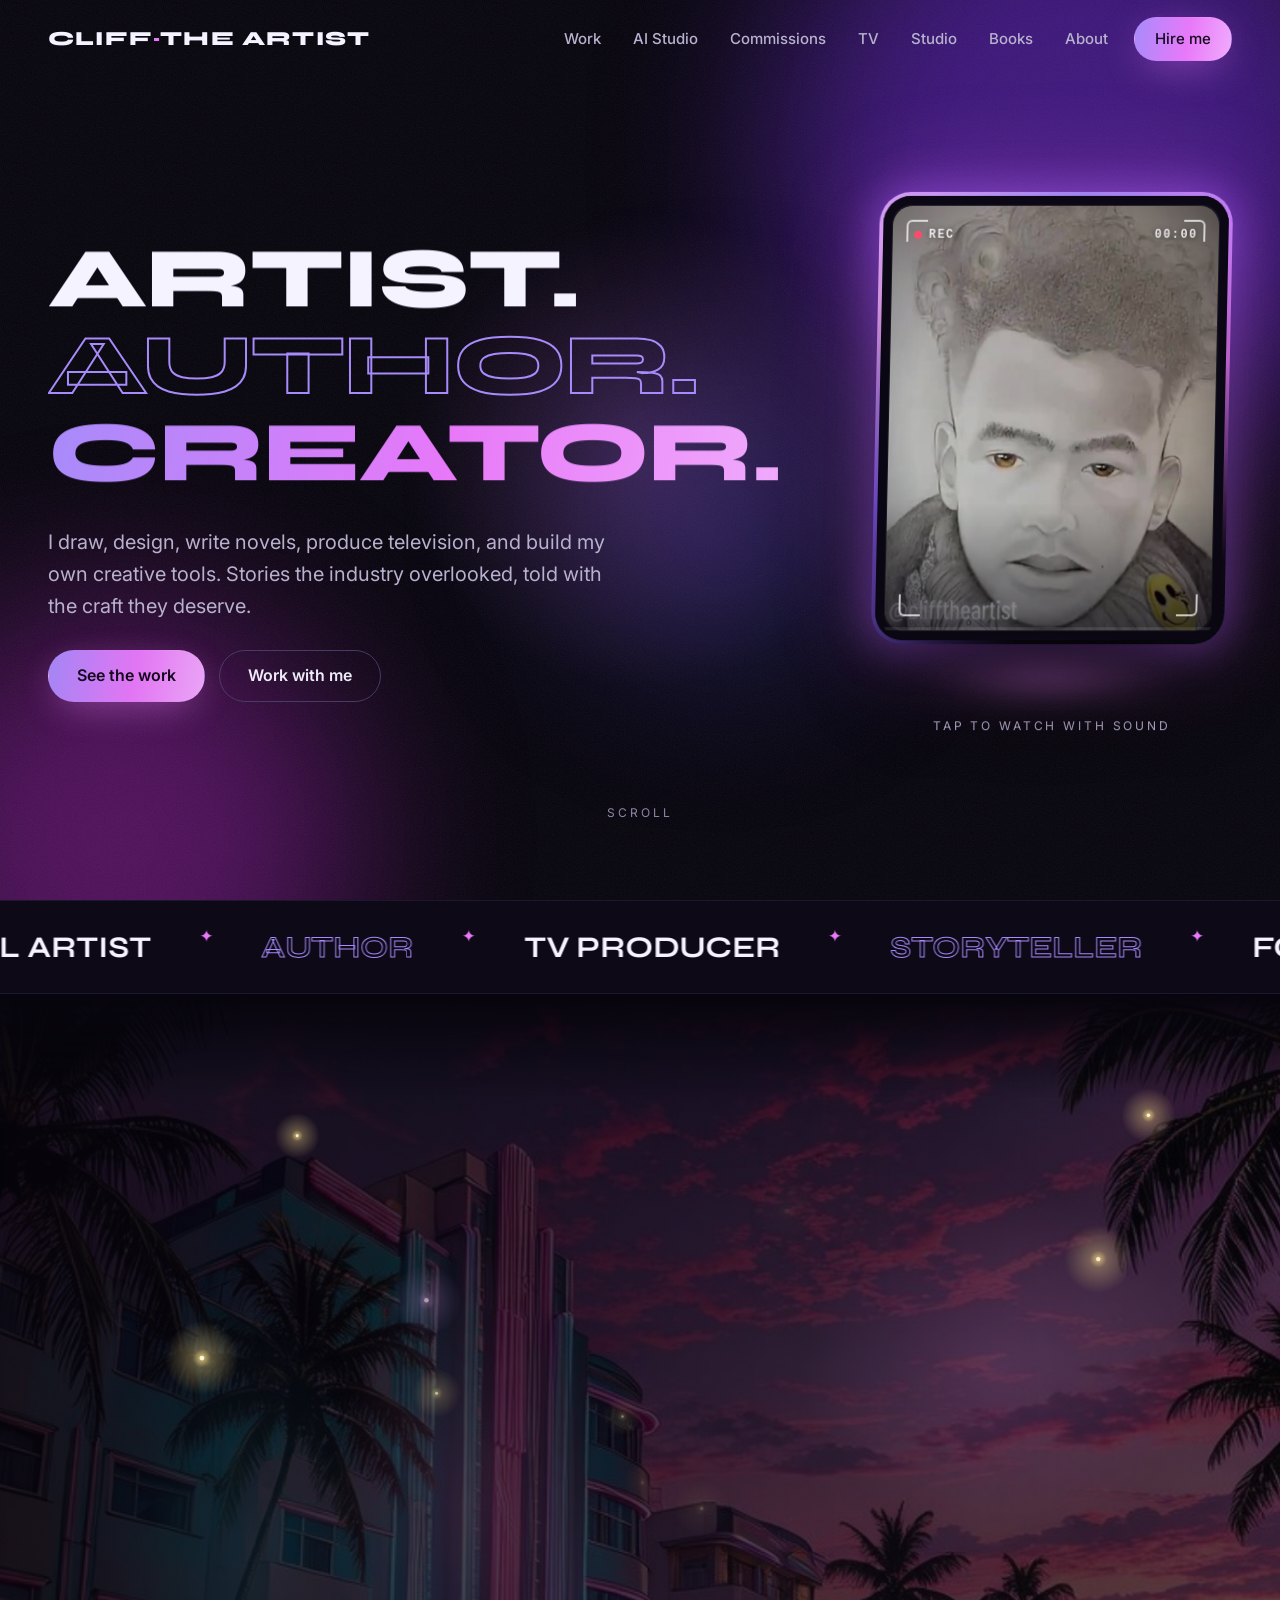
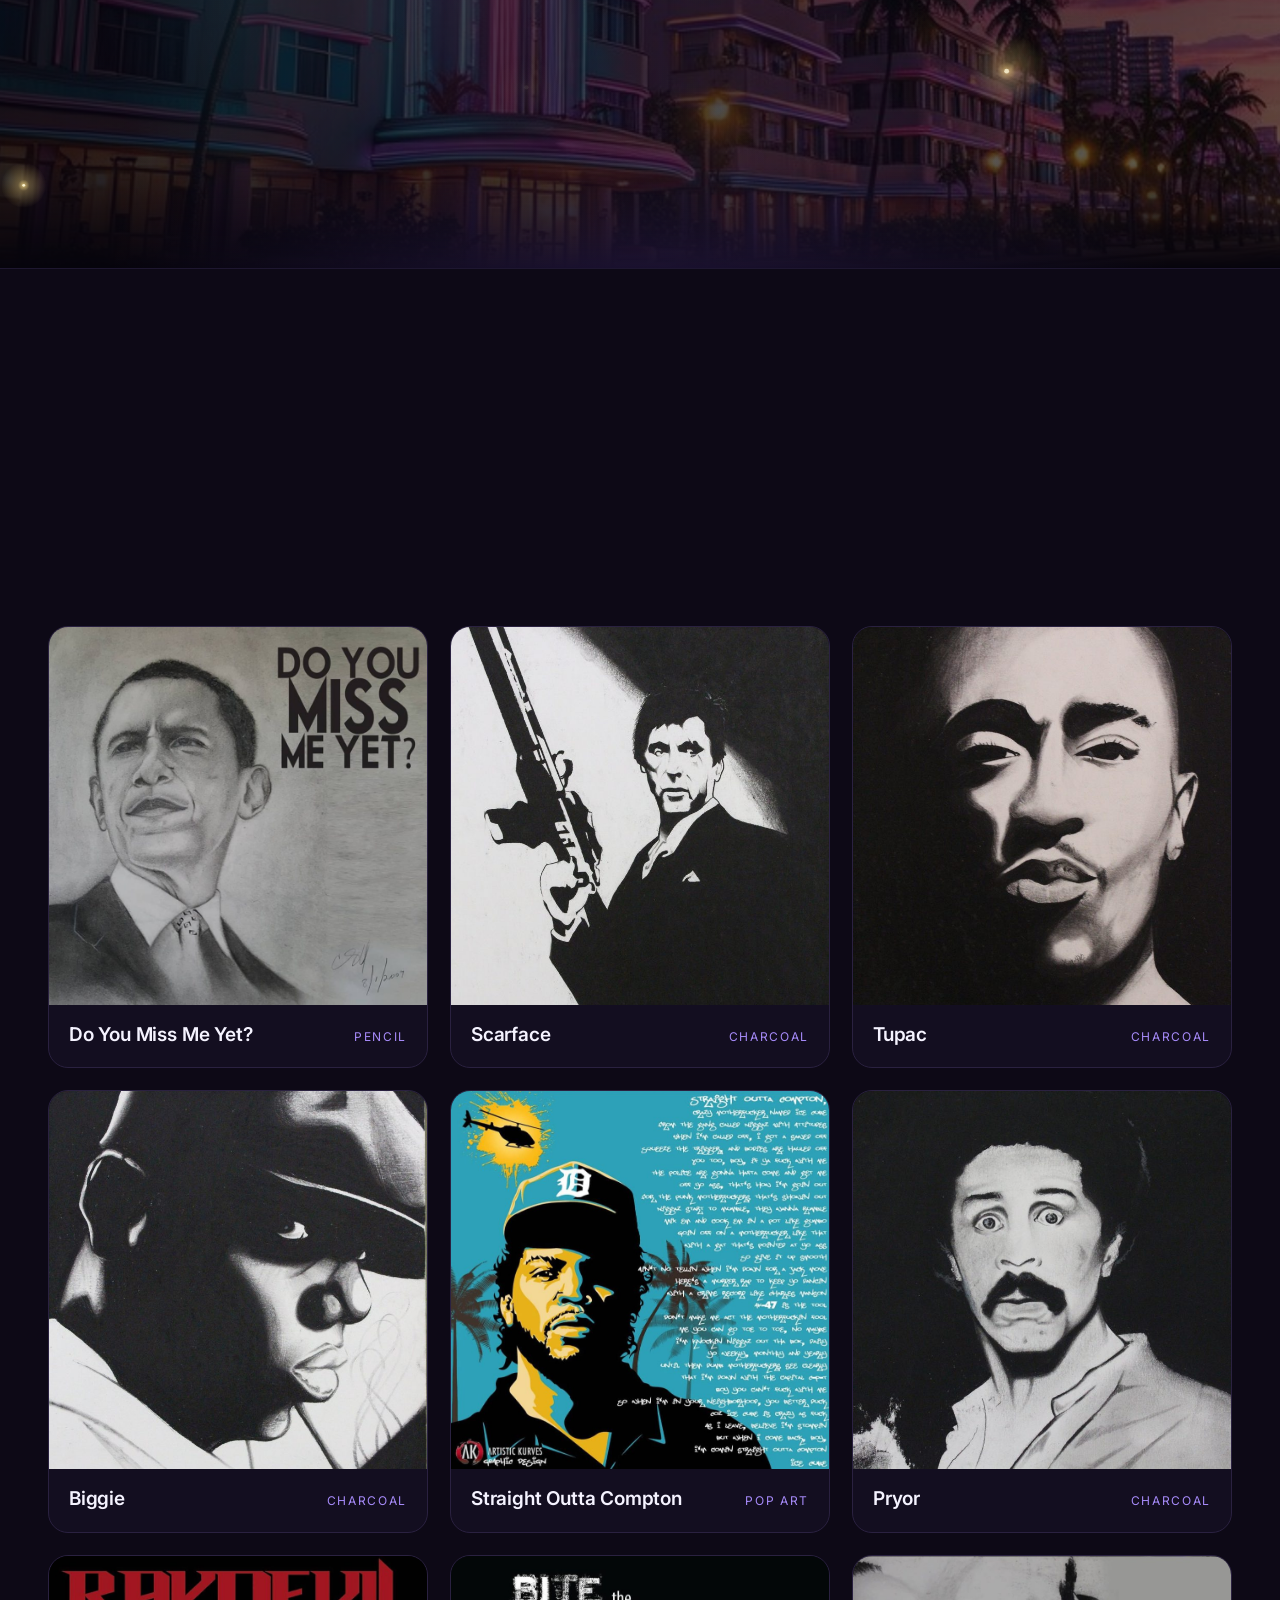
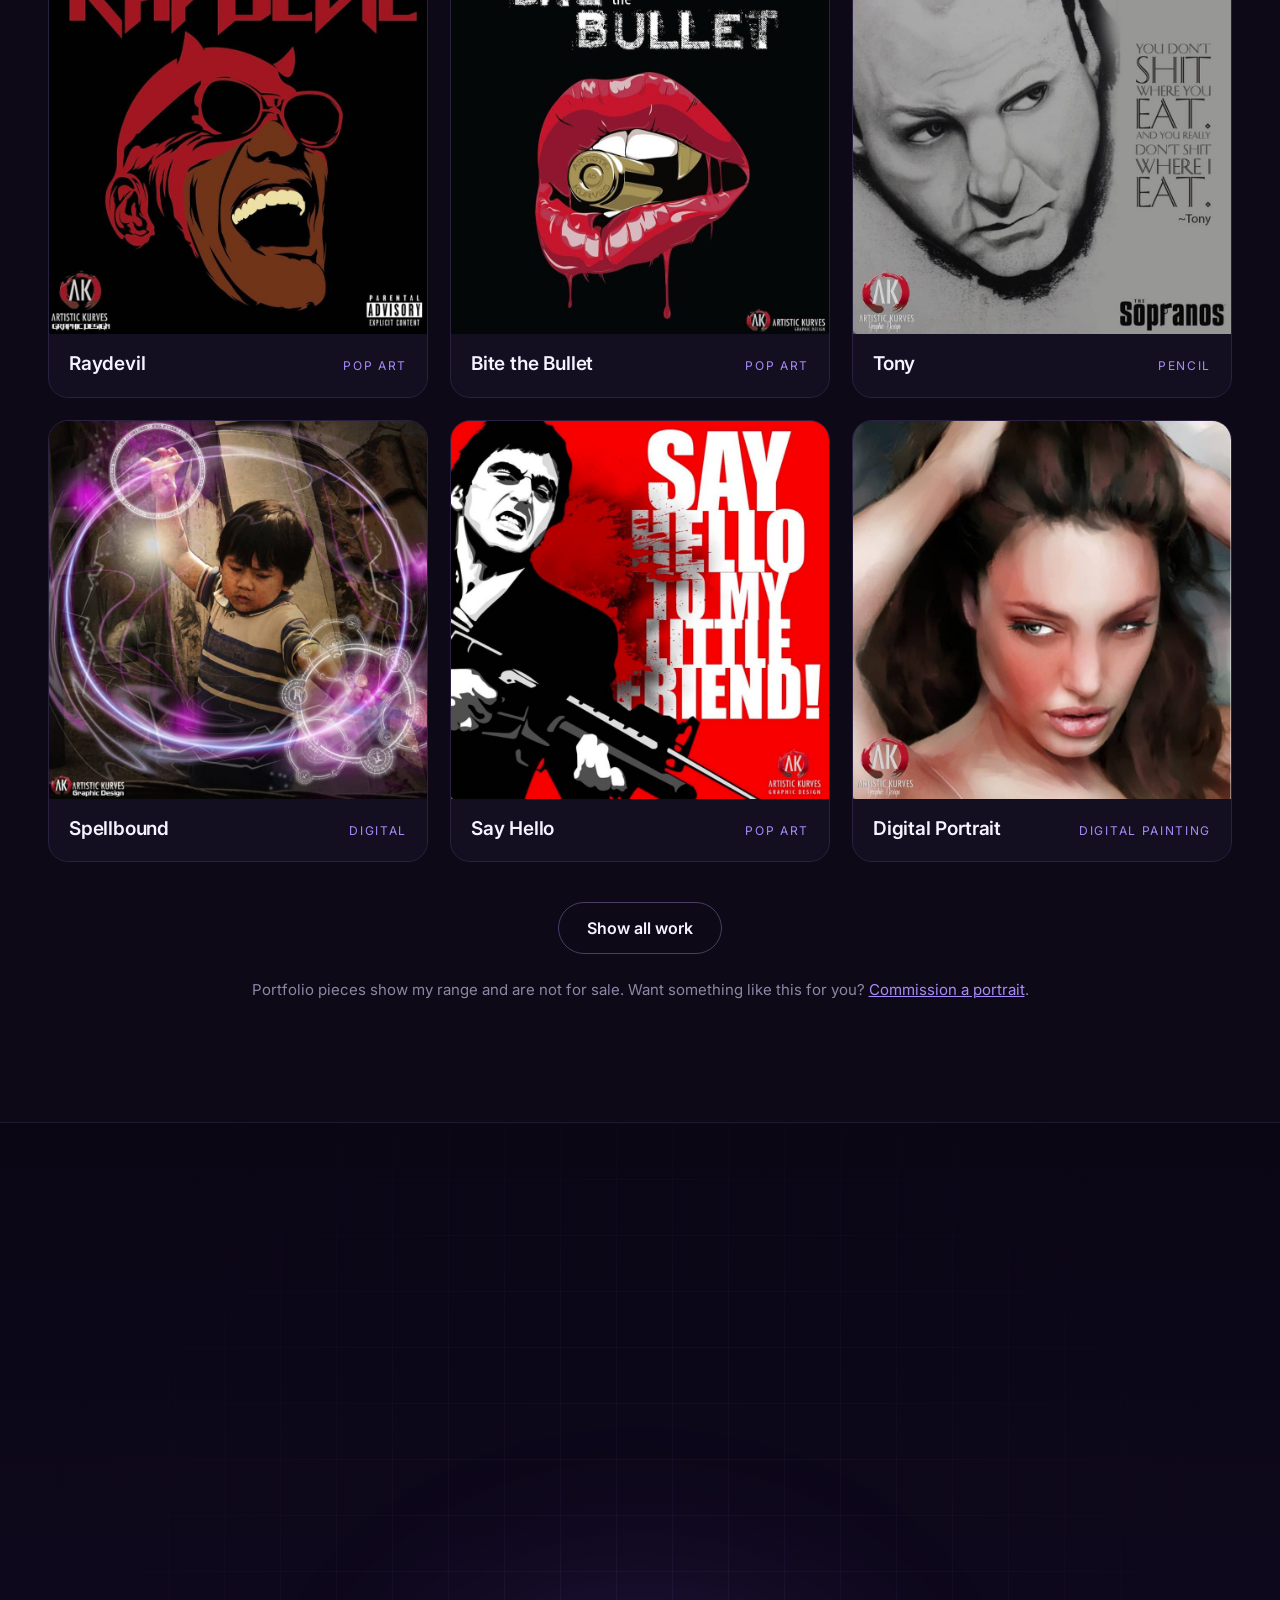
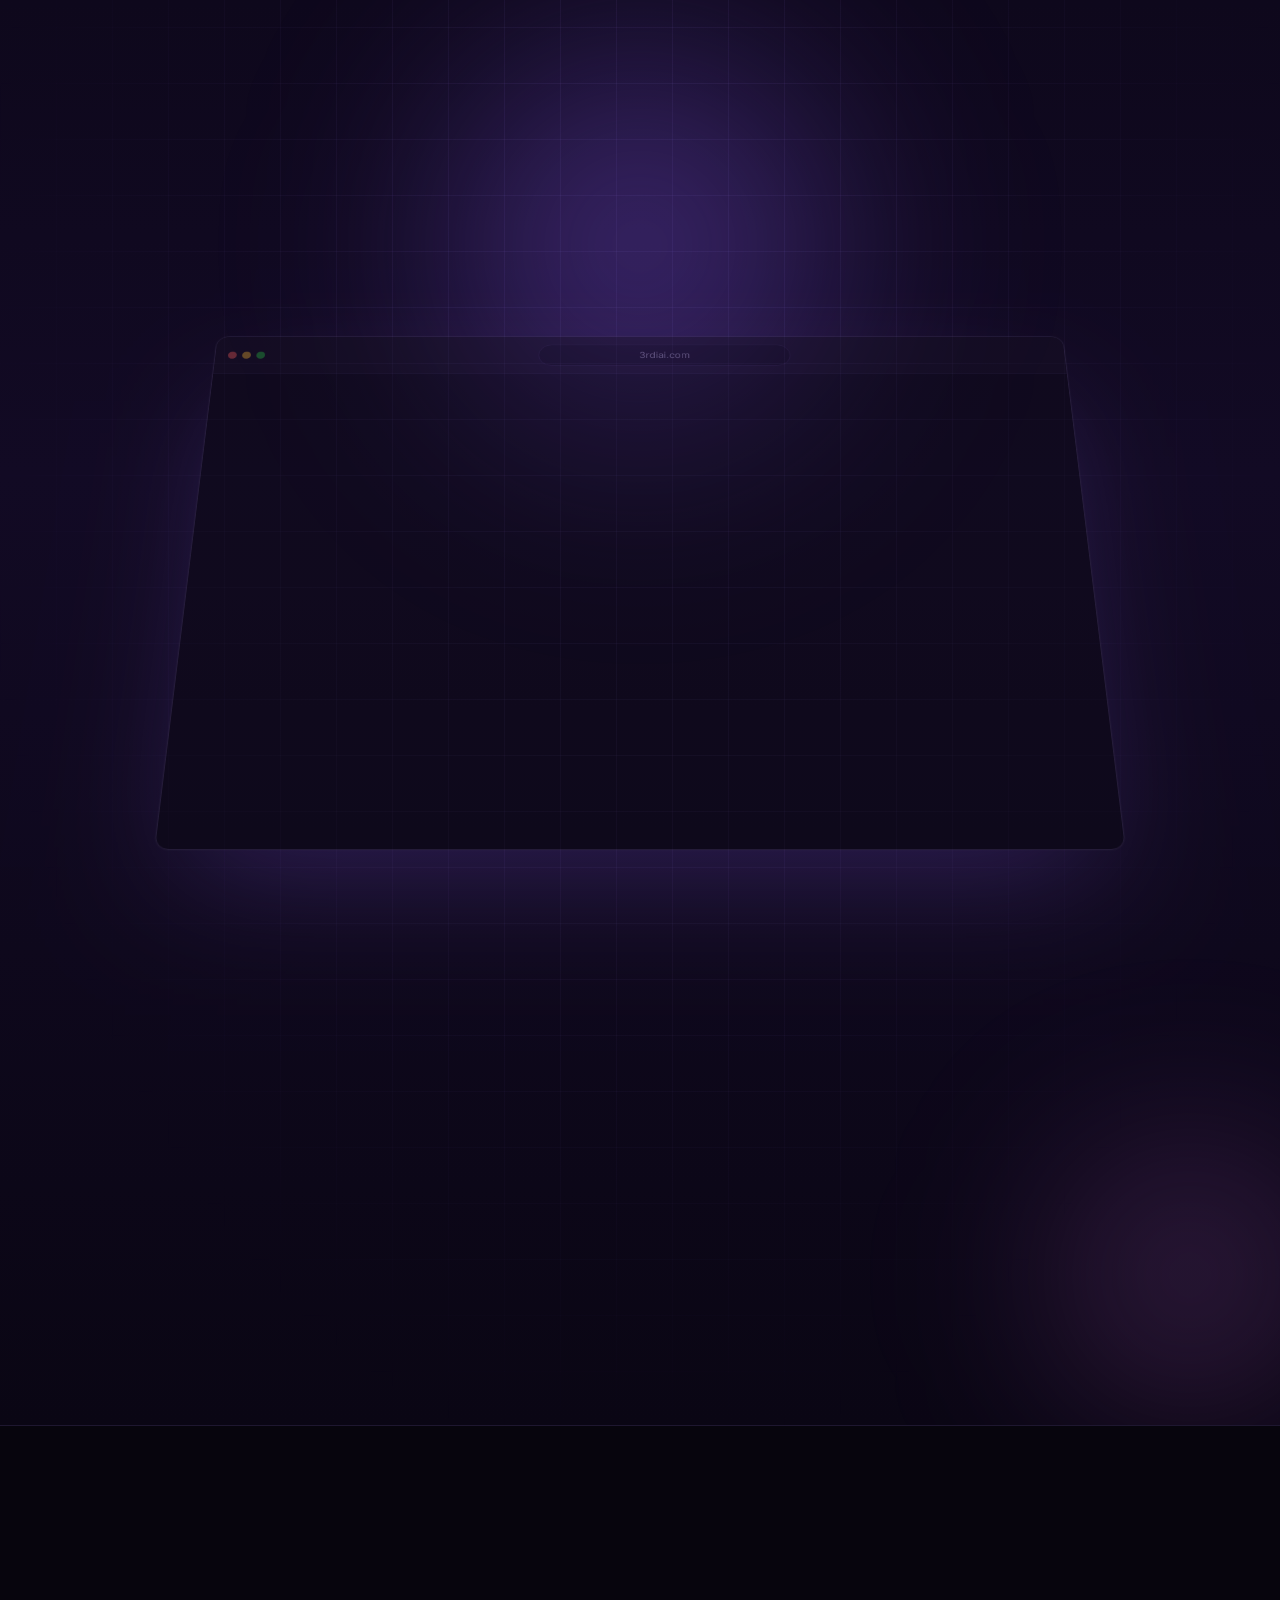
<file: about.html>
<!DOCTYPE html><html lang="en"><head><meta charset="utf-8"><title>Cliff the Artist</title><meta http-equiv="refresh" content="0; url=index.html#about"><link rel="canonical" href="https://clifftheartist.com/"><meta name="robots" content="noindex, follow"></head><body><p>This page has moved. <a href="index.html#about">Continue to Cliff the Artist</a>.</p></body></html>
</file>
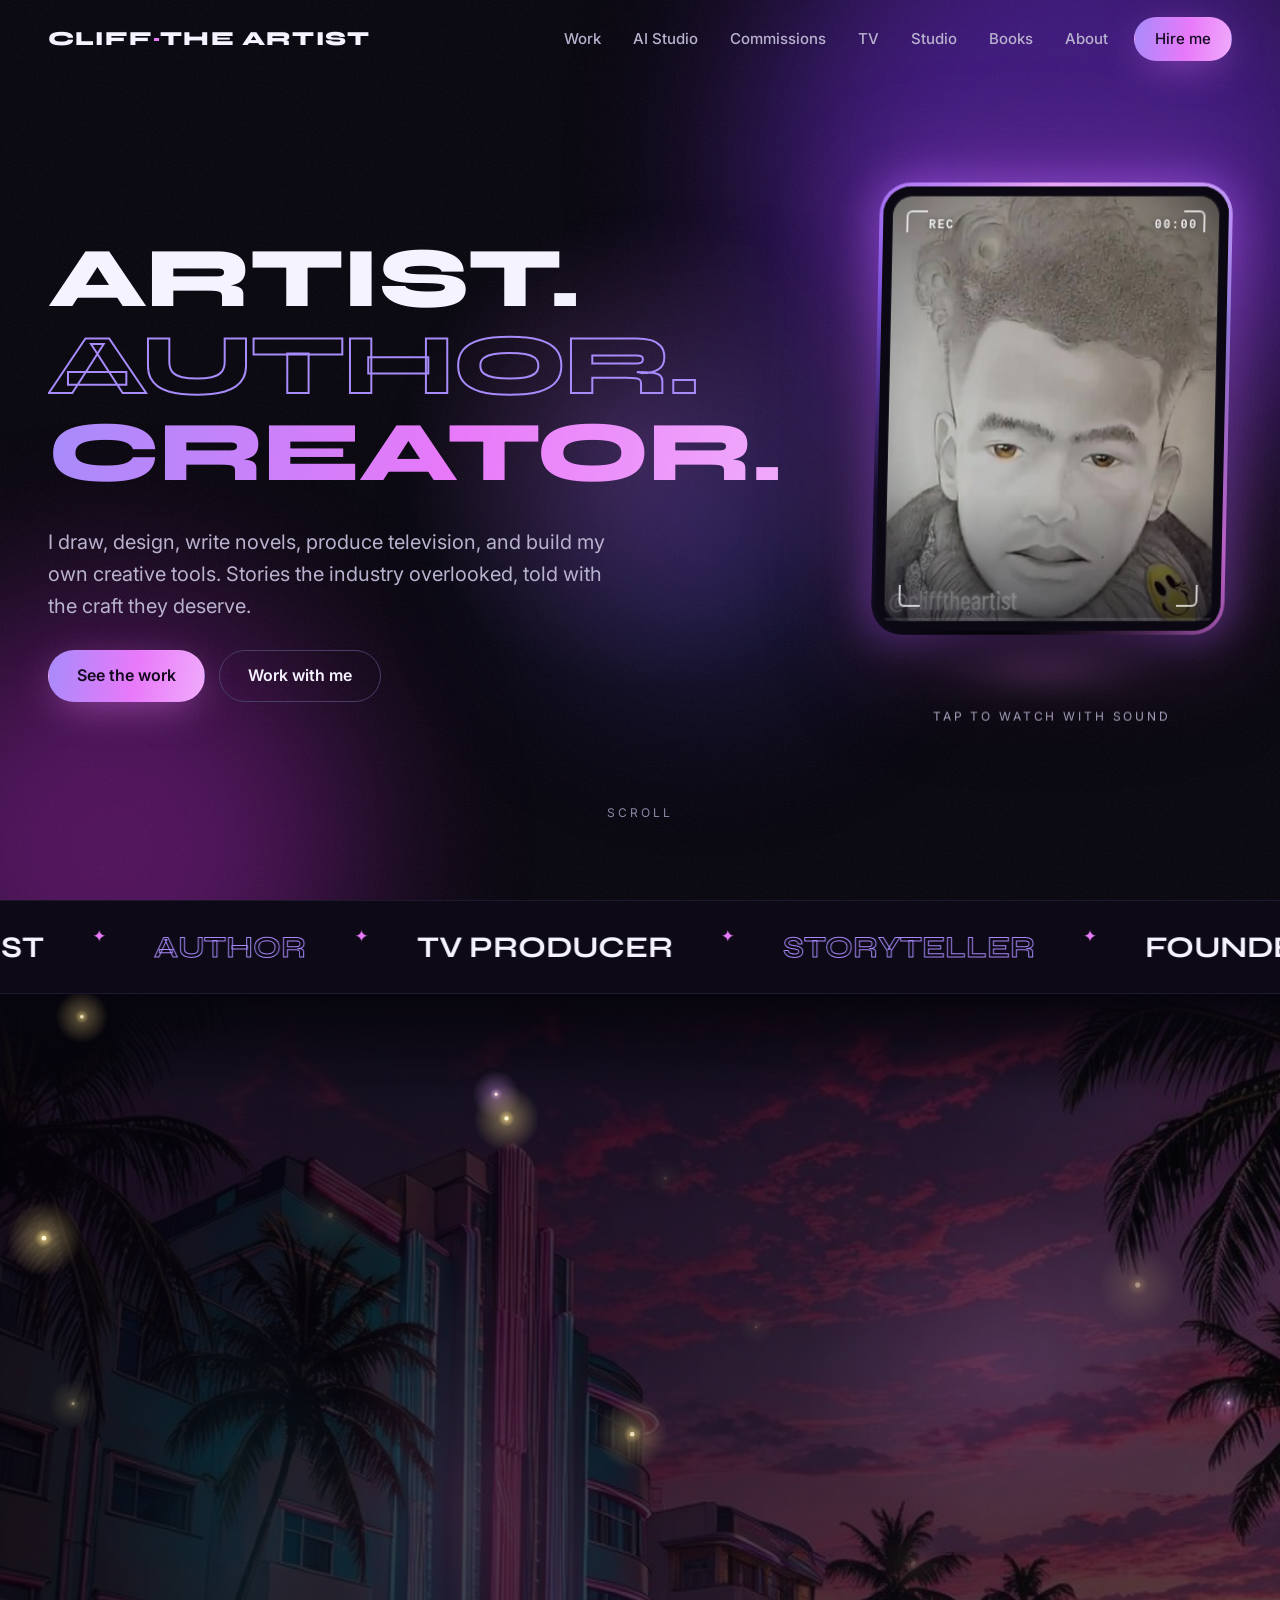
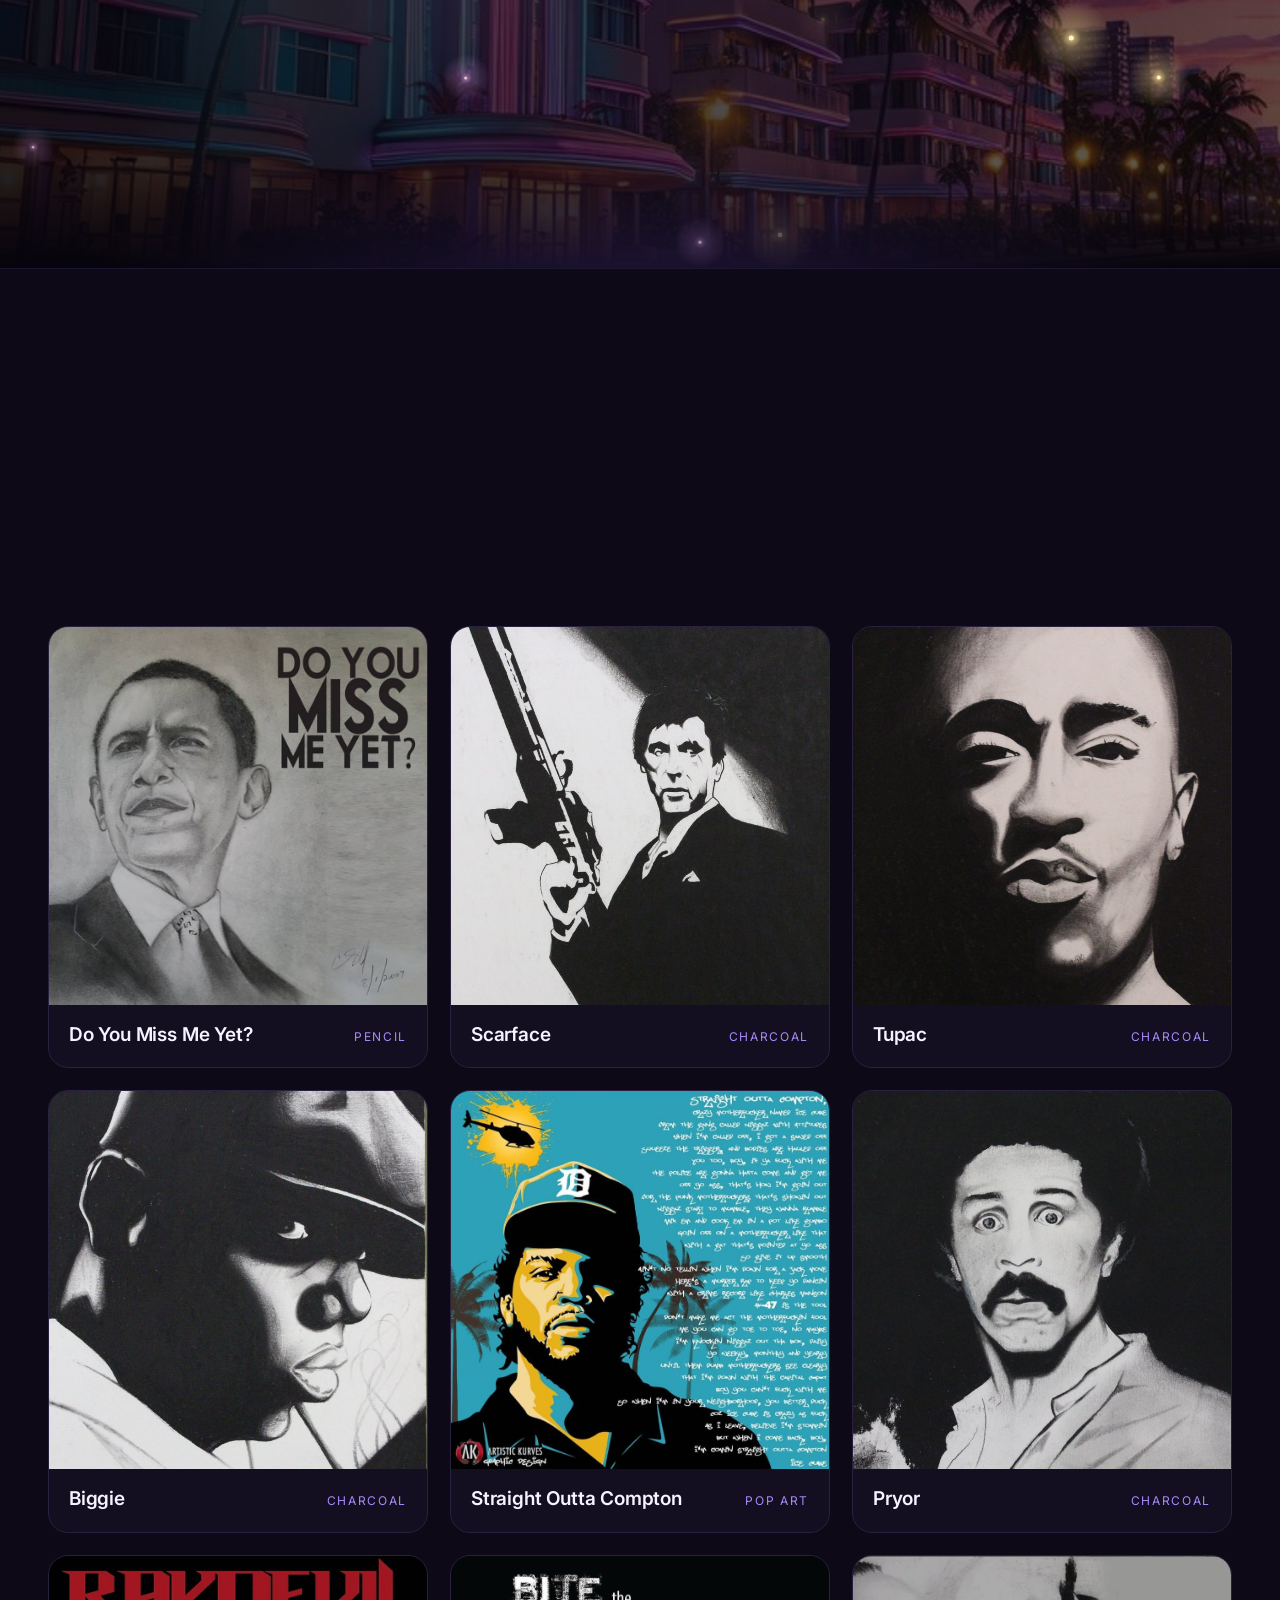
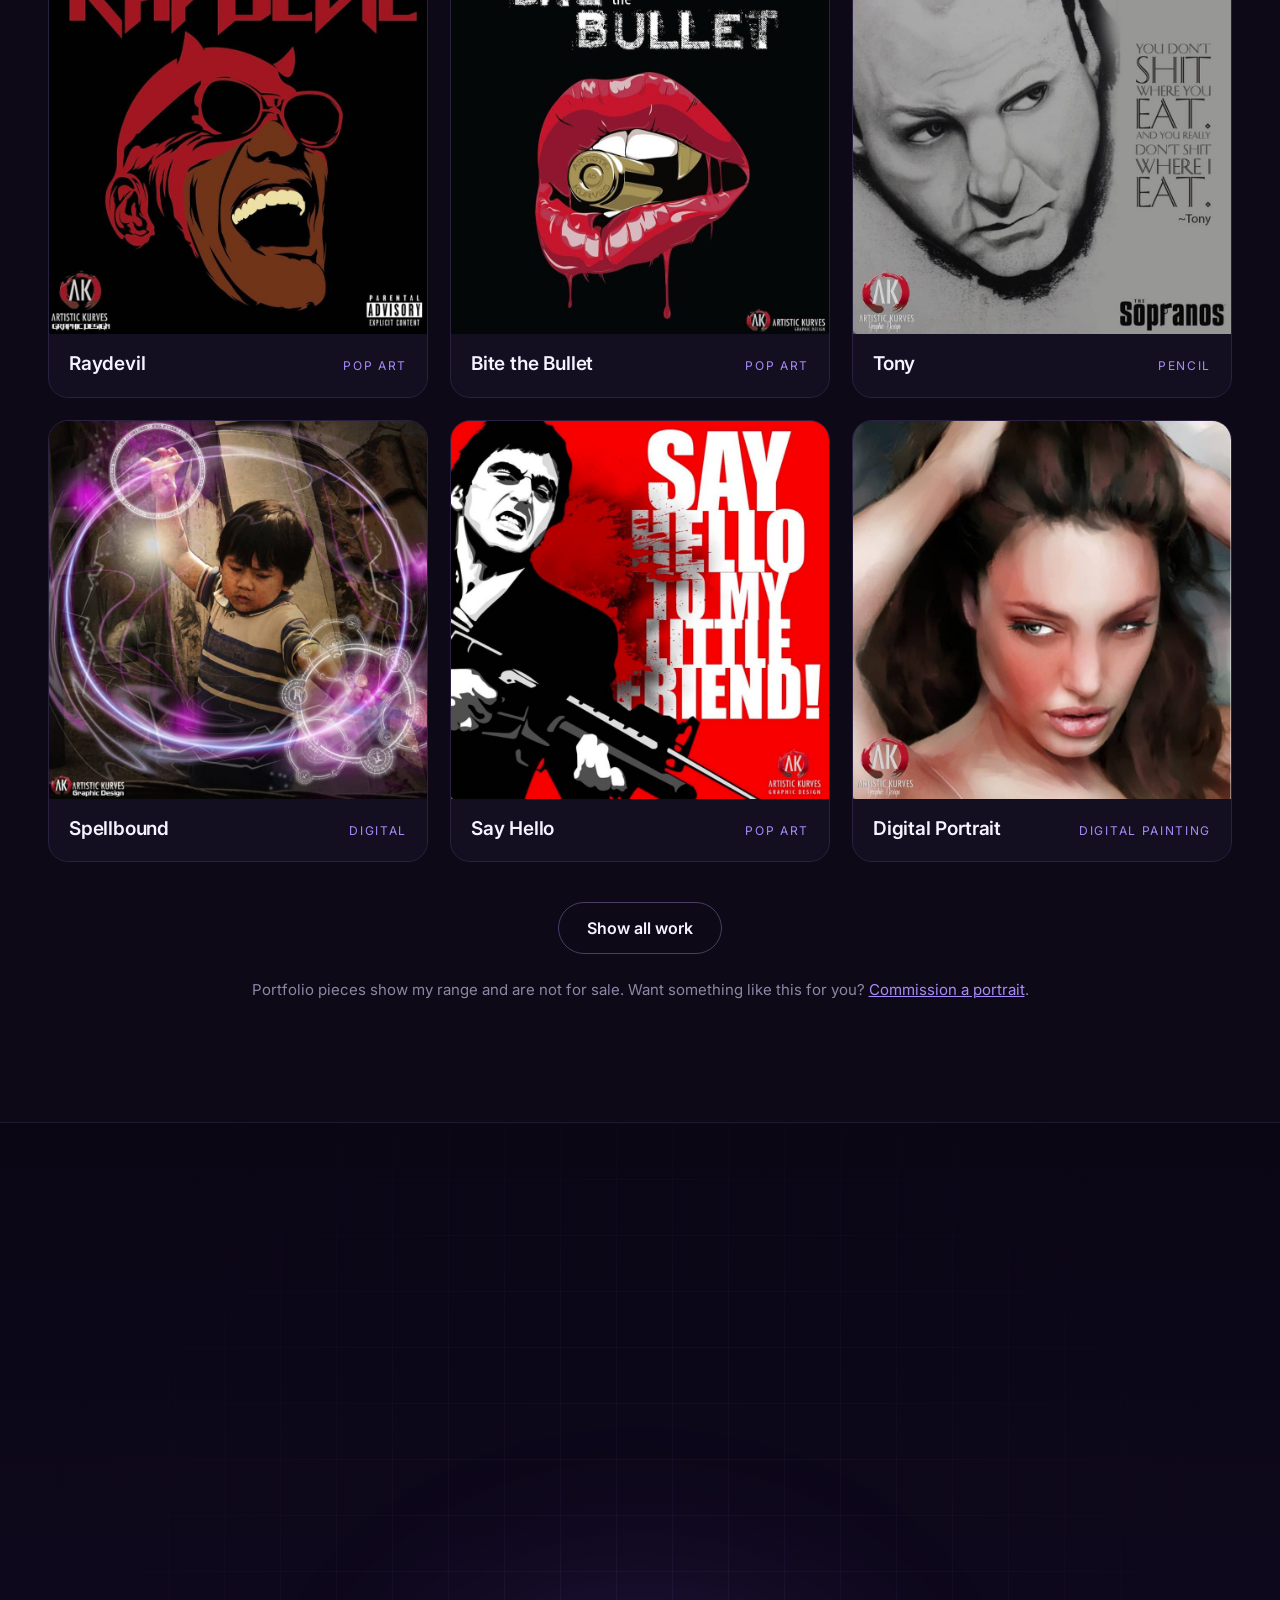
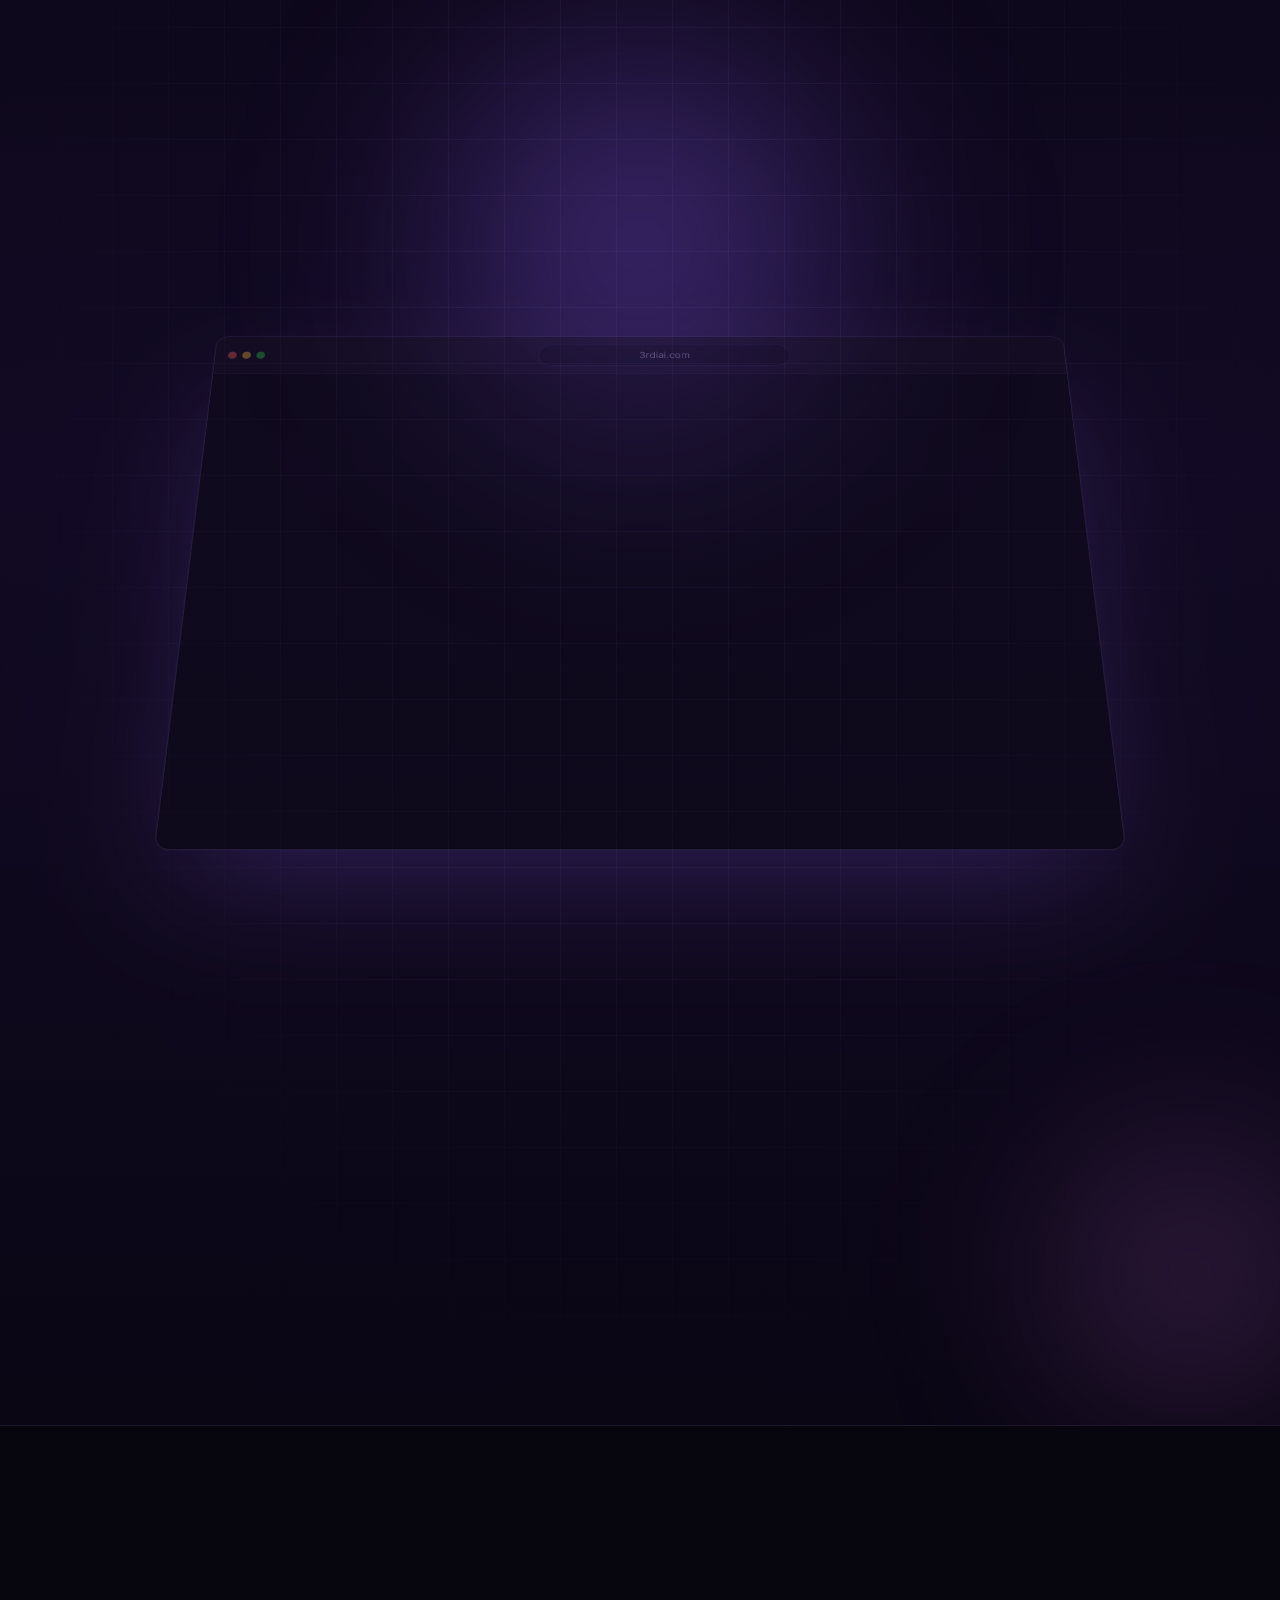
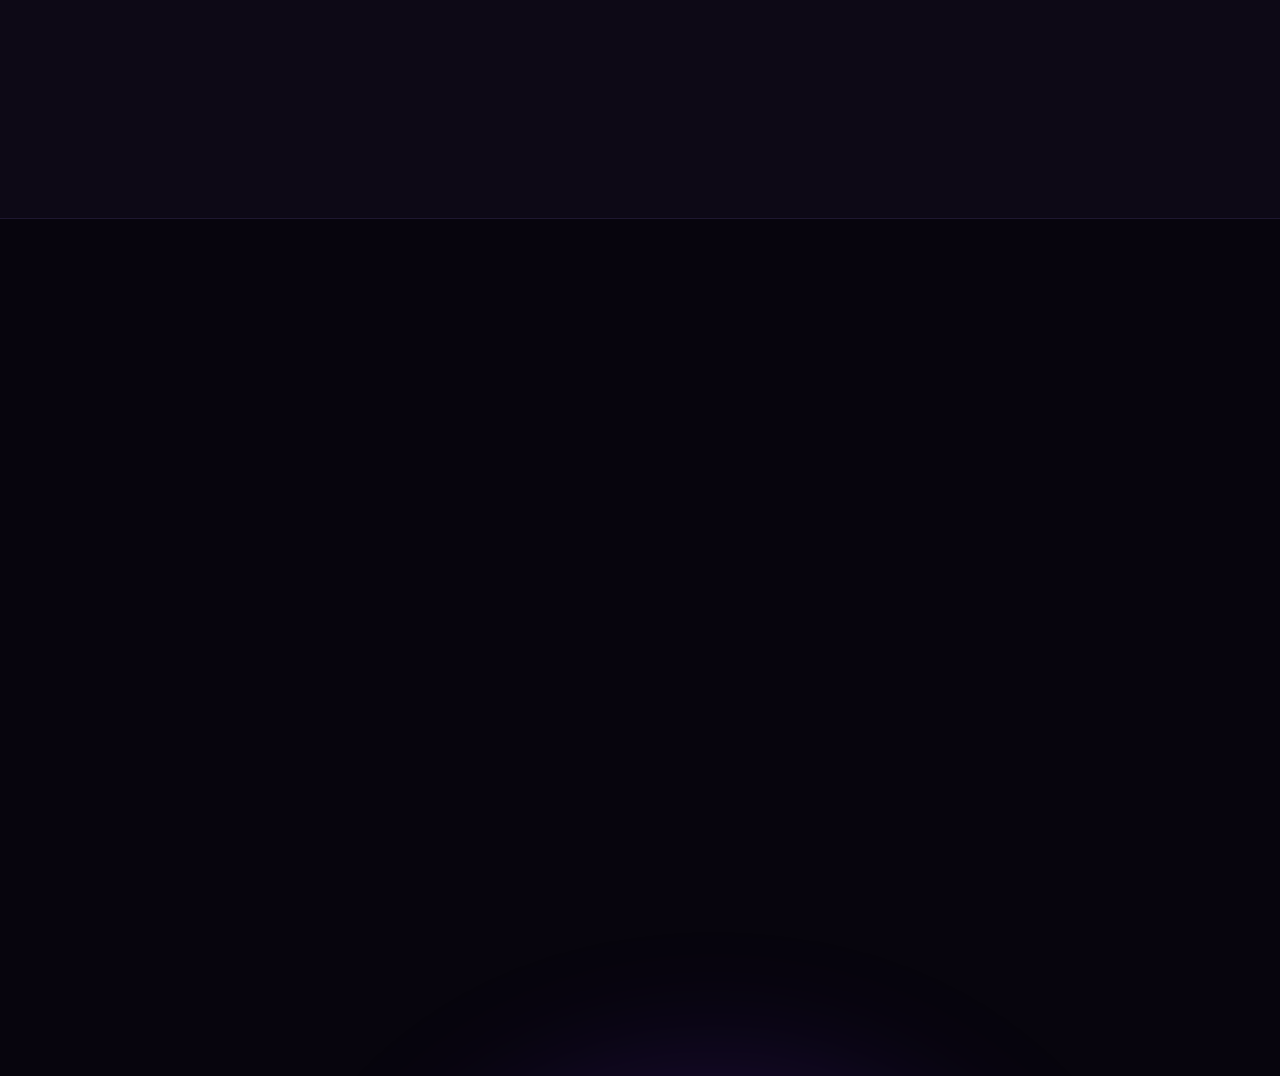
<file: books.html>
<!DOCTYPE html><html lang="en"><head><meta charset="utf-8"><title>Cliff the Artist</title><meta http-equiv="refresh" content="0; url=index.html#books"><link rel="canonical" href="https://clifftheartist.com/"><meta name="robots" content="noindex, follow"></head><body><p>This page has moved. <a href="index.html#books">Continue to Cliff the Artist</a>.</p></body></html>
</file>
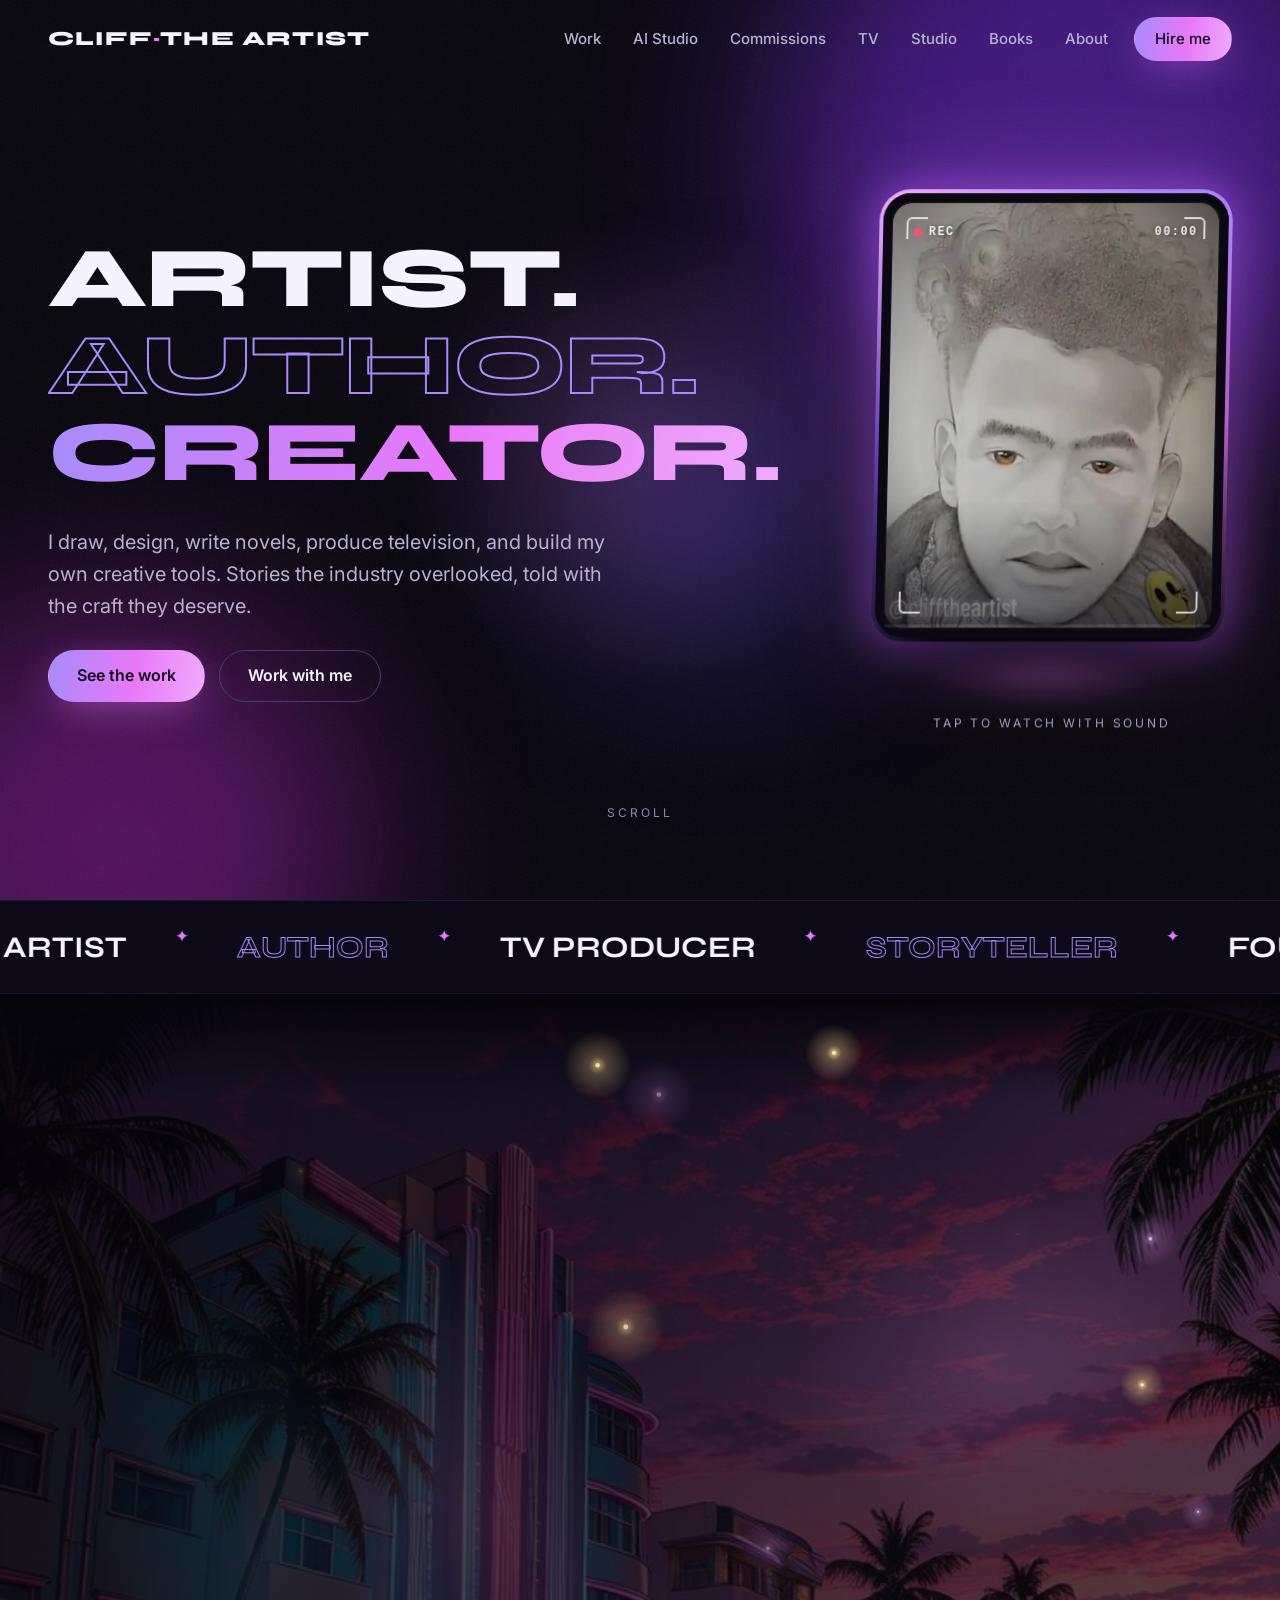
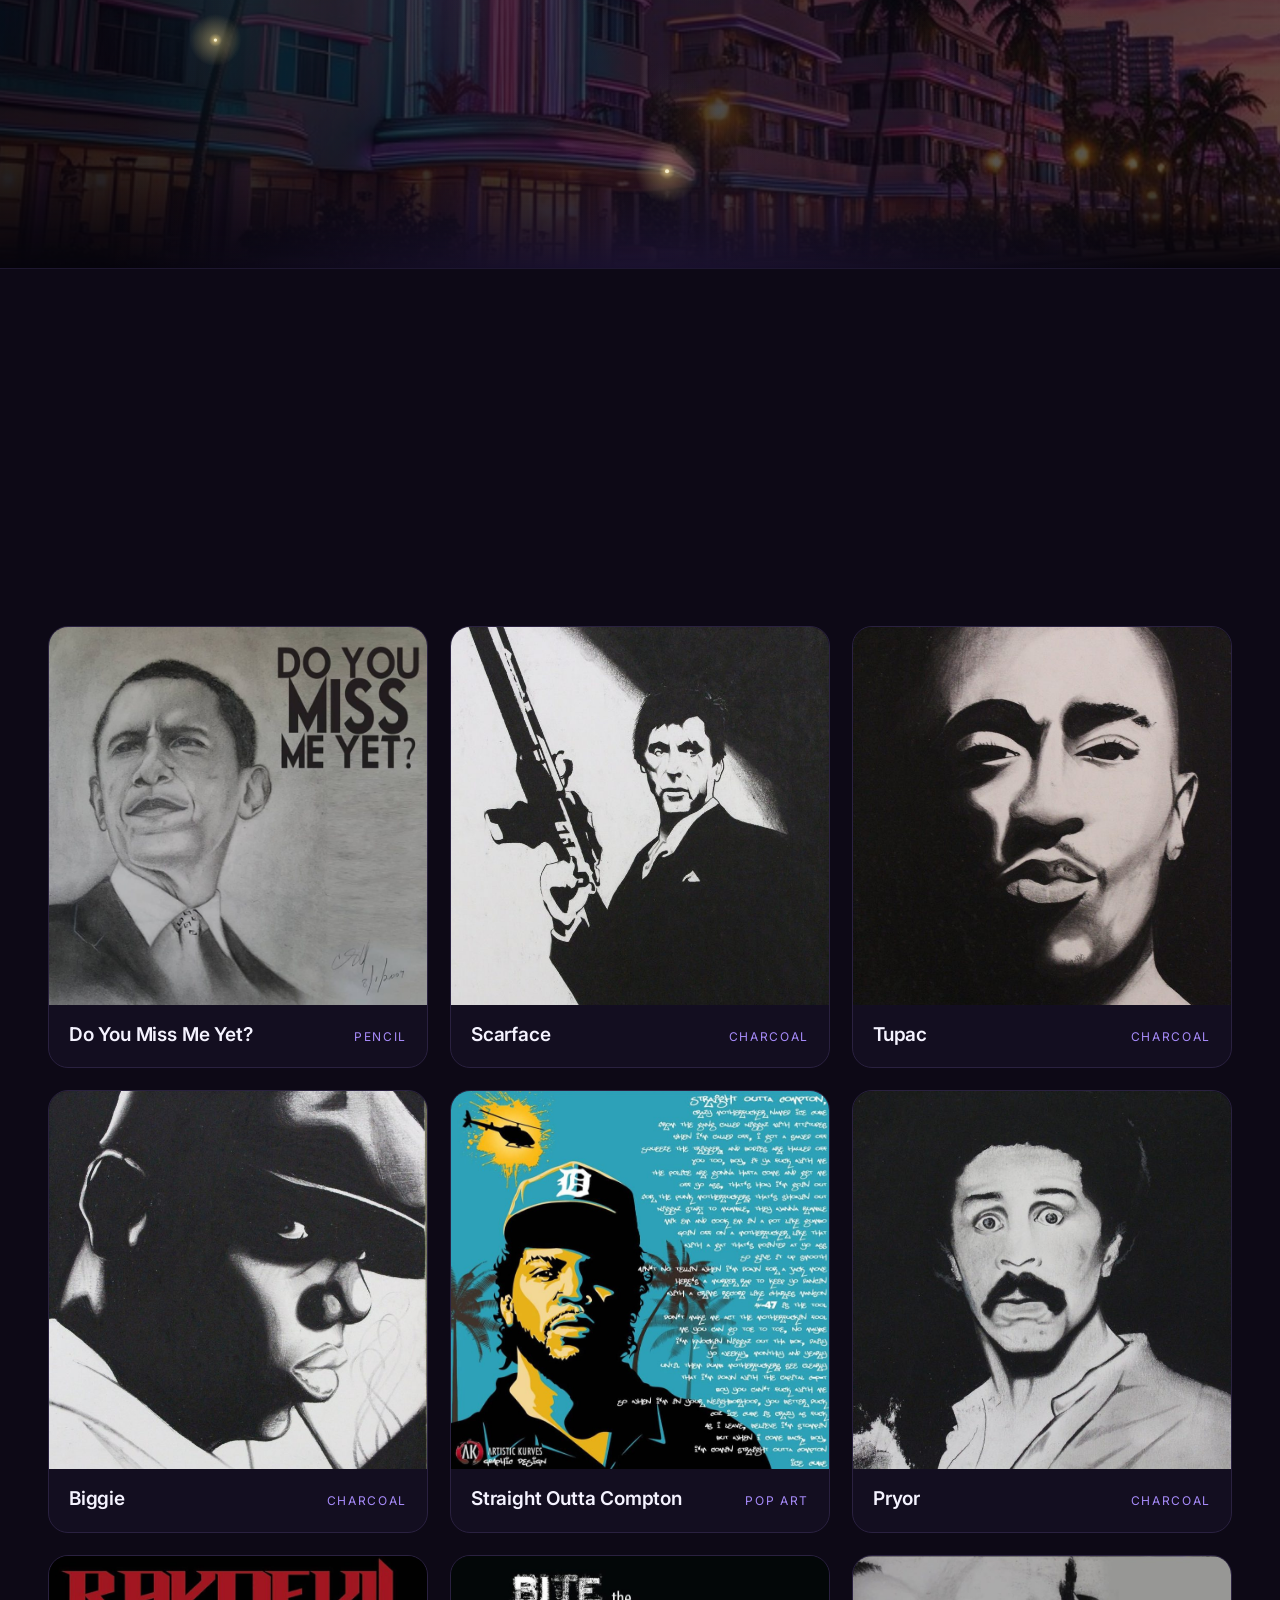
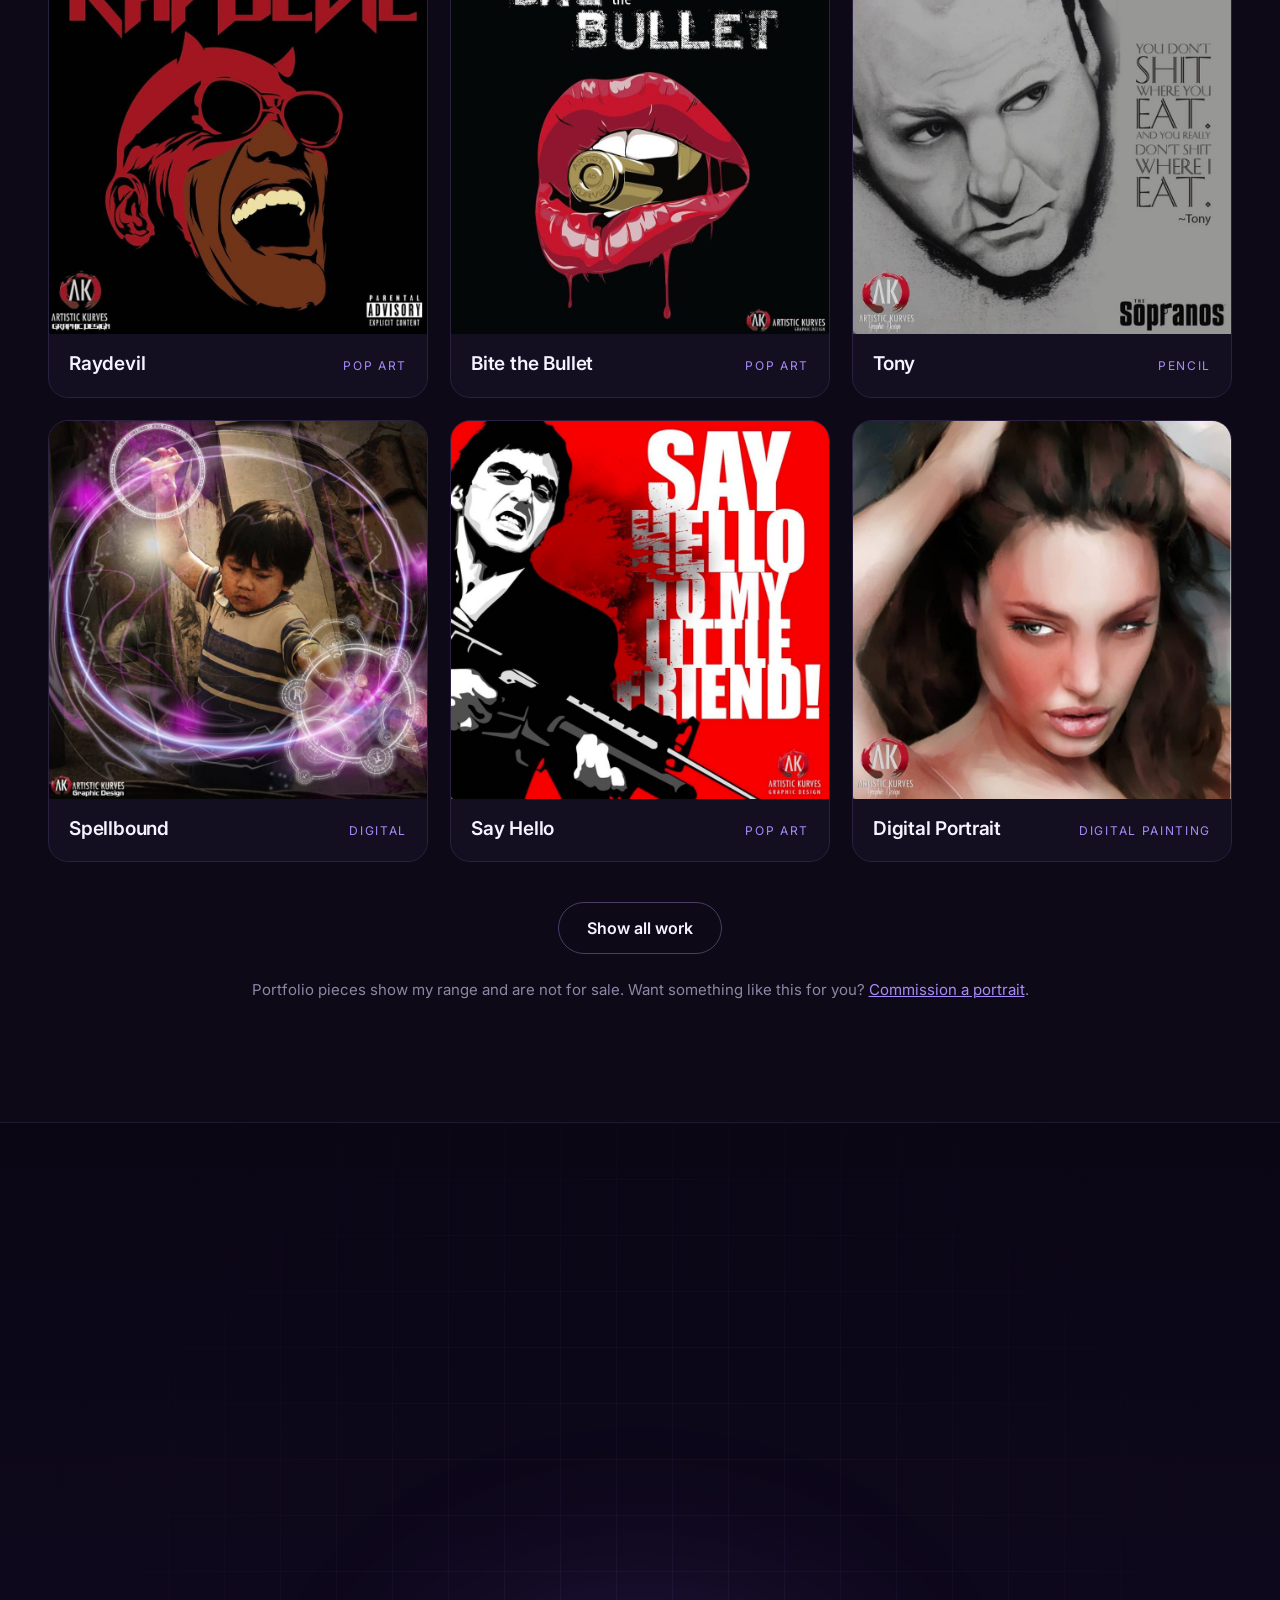
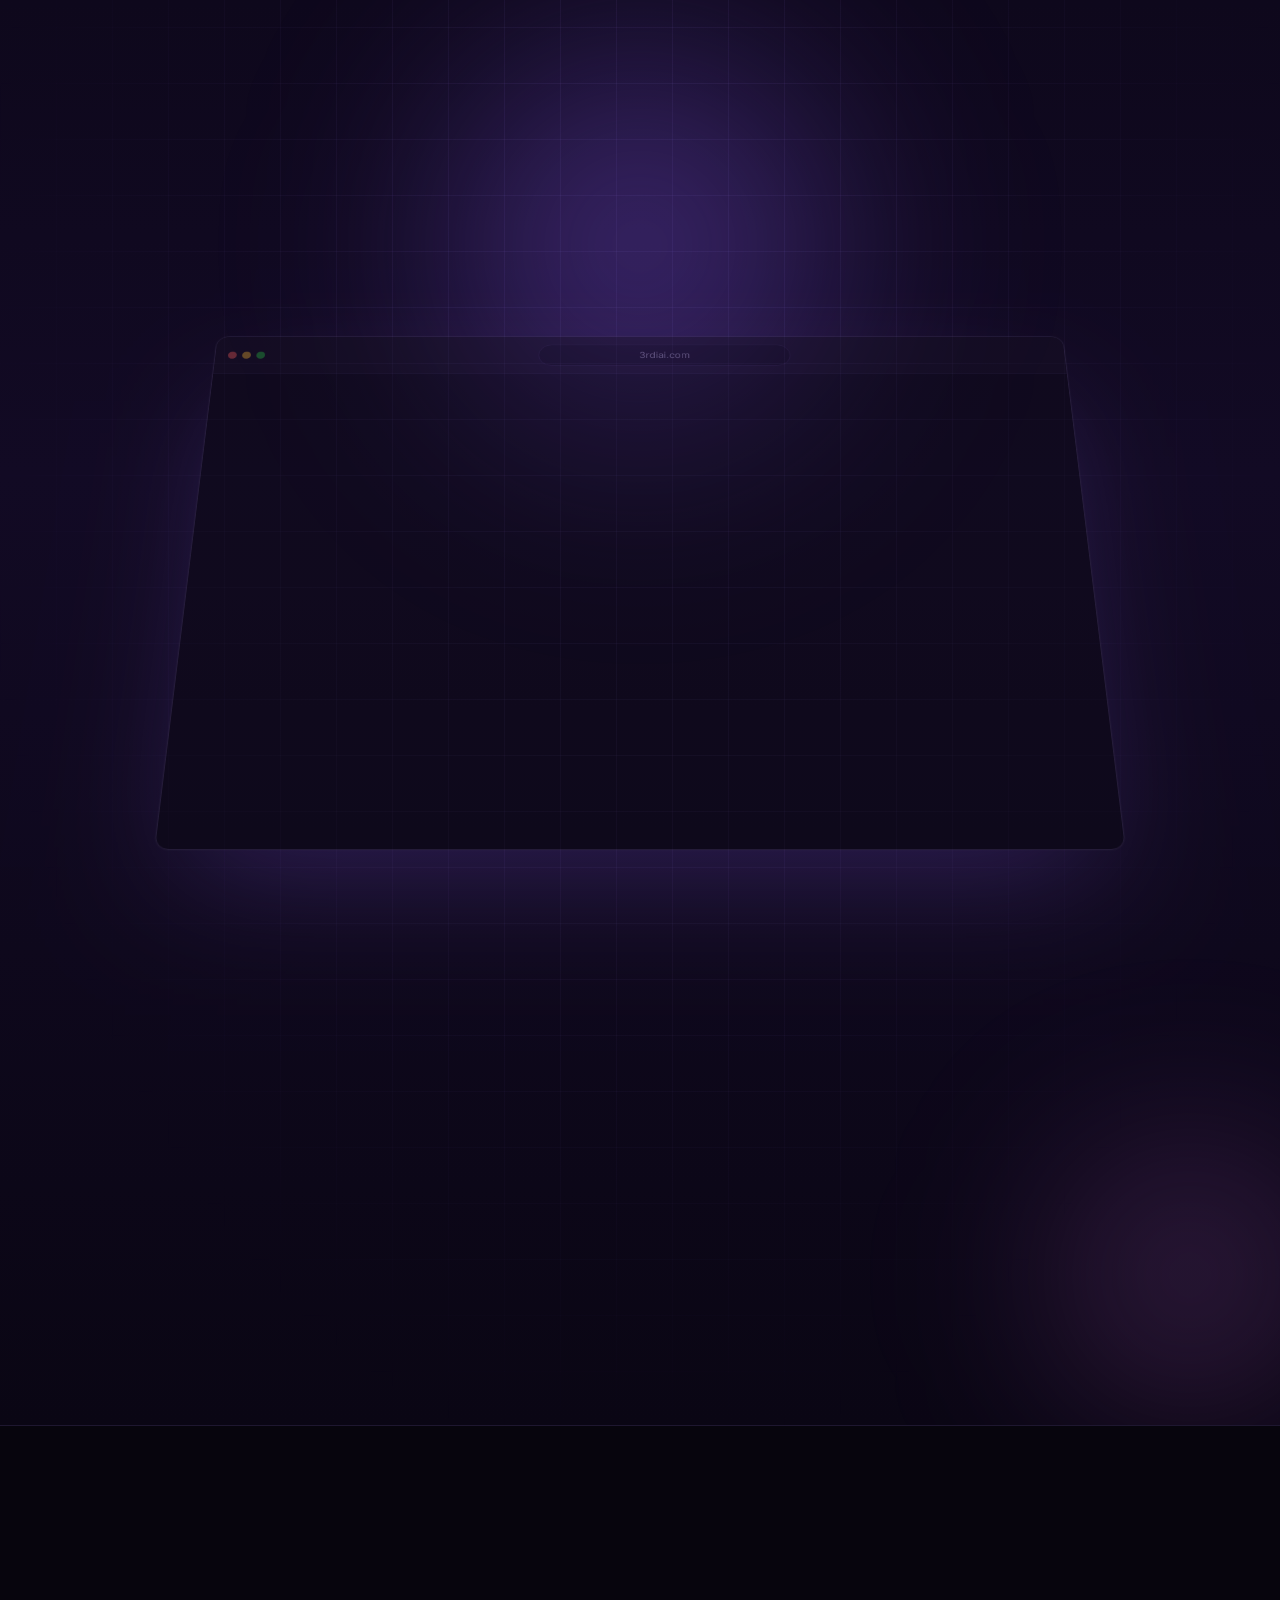
<file: contact.html>
<!DOCTYPE html><html lang="en"><head><meta charset="utf-8"><title>Cliff the Artist</title><meta http-equiv="refresh" content="0; url=index.html#contact"><link rel="canonical" href="https://clifftheartist.com/"><meta name="robots" content="noindex, follow"></head><body><p>This page has moved. <a href="index.html#contact">Continue to Cliff the Artist</a>.</p></body></html>
</file>
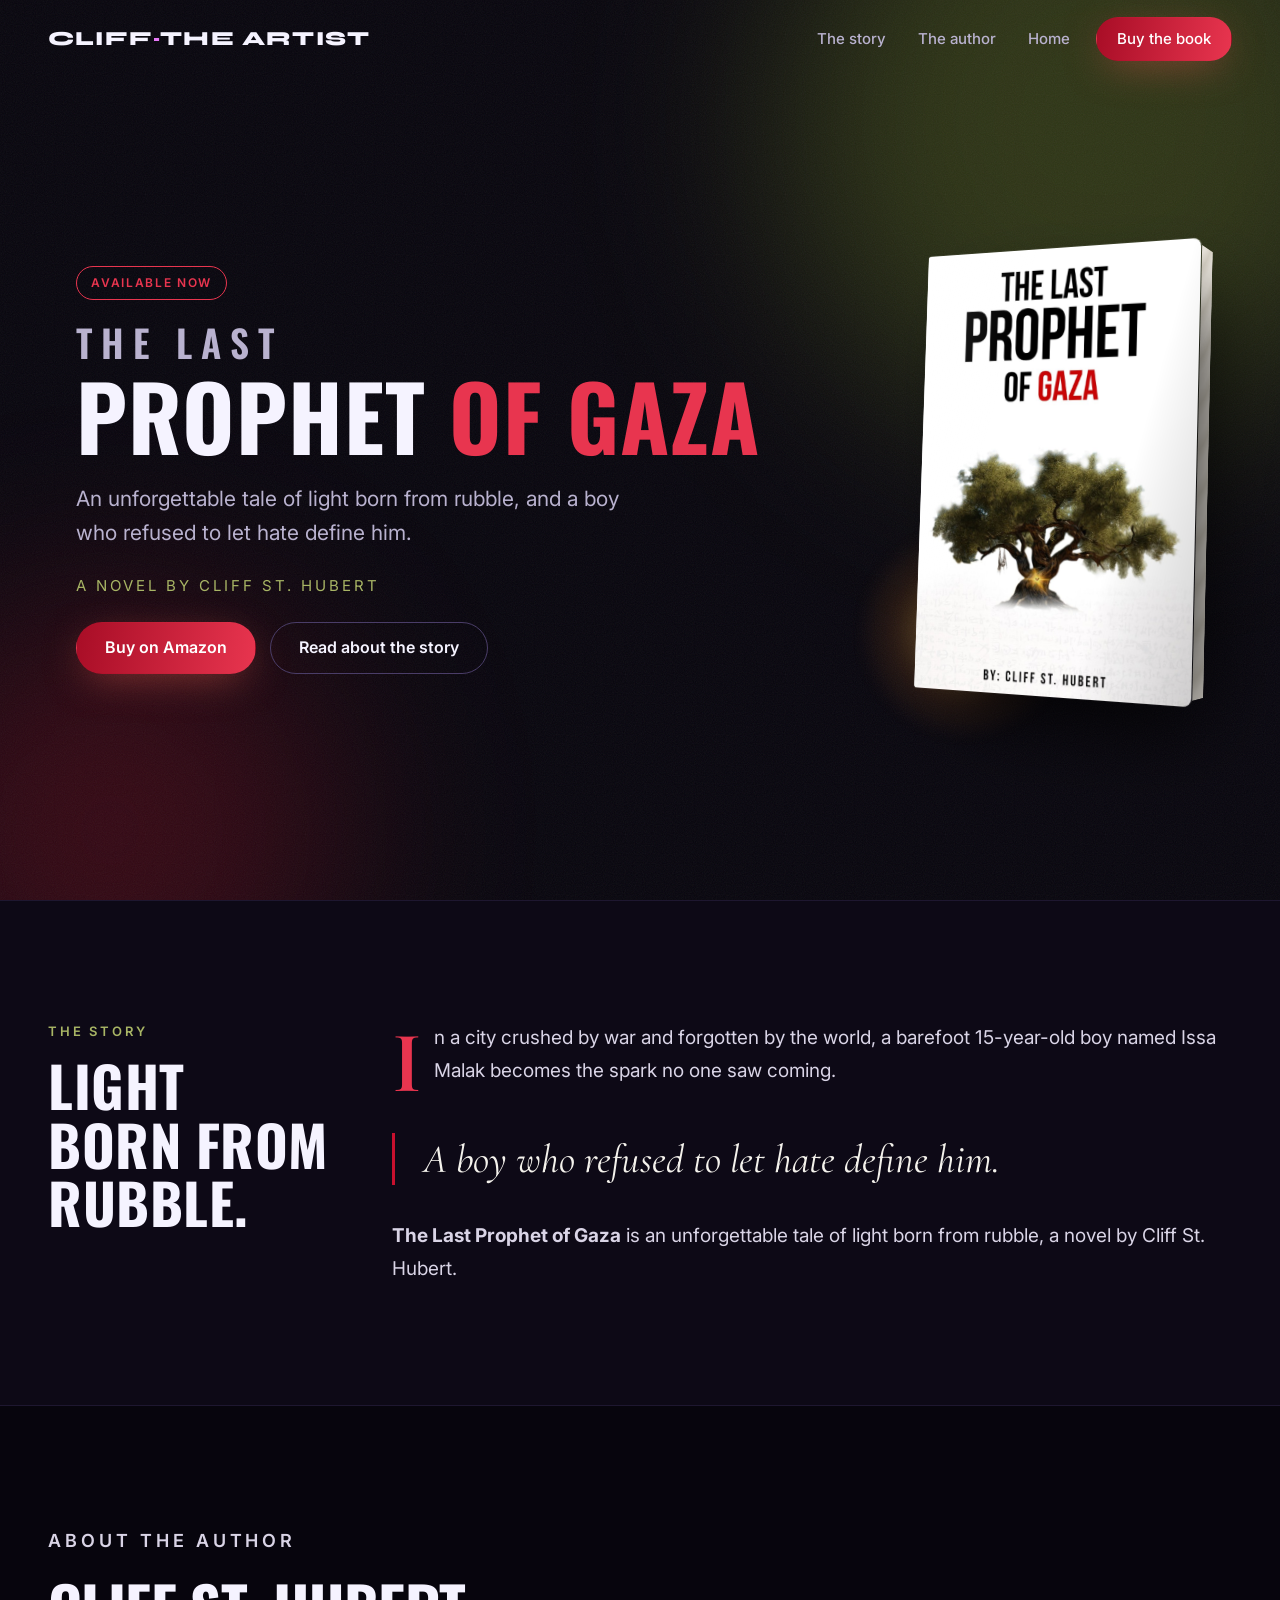
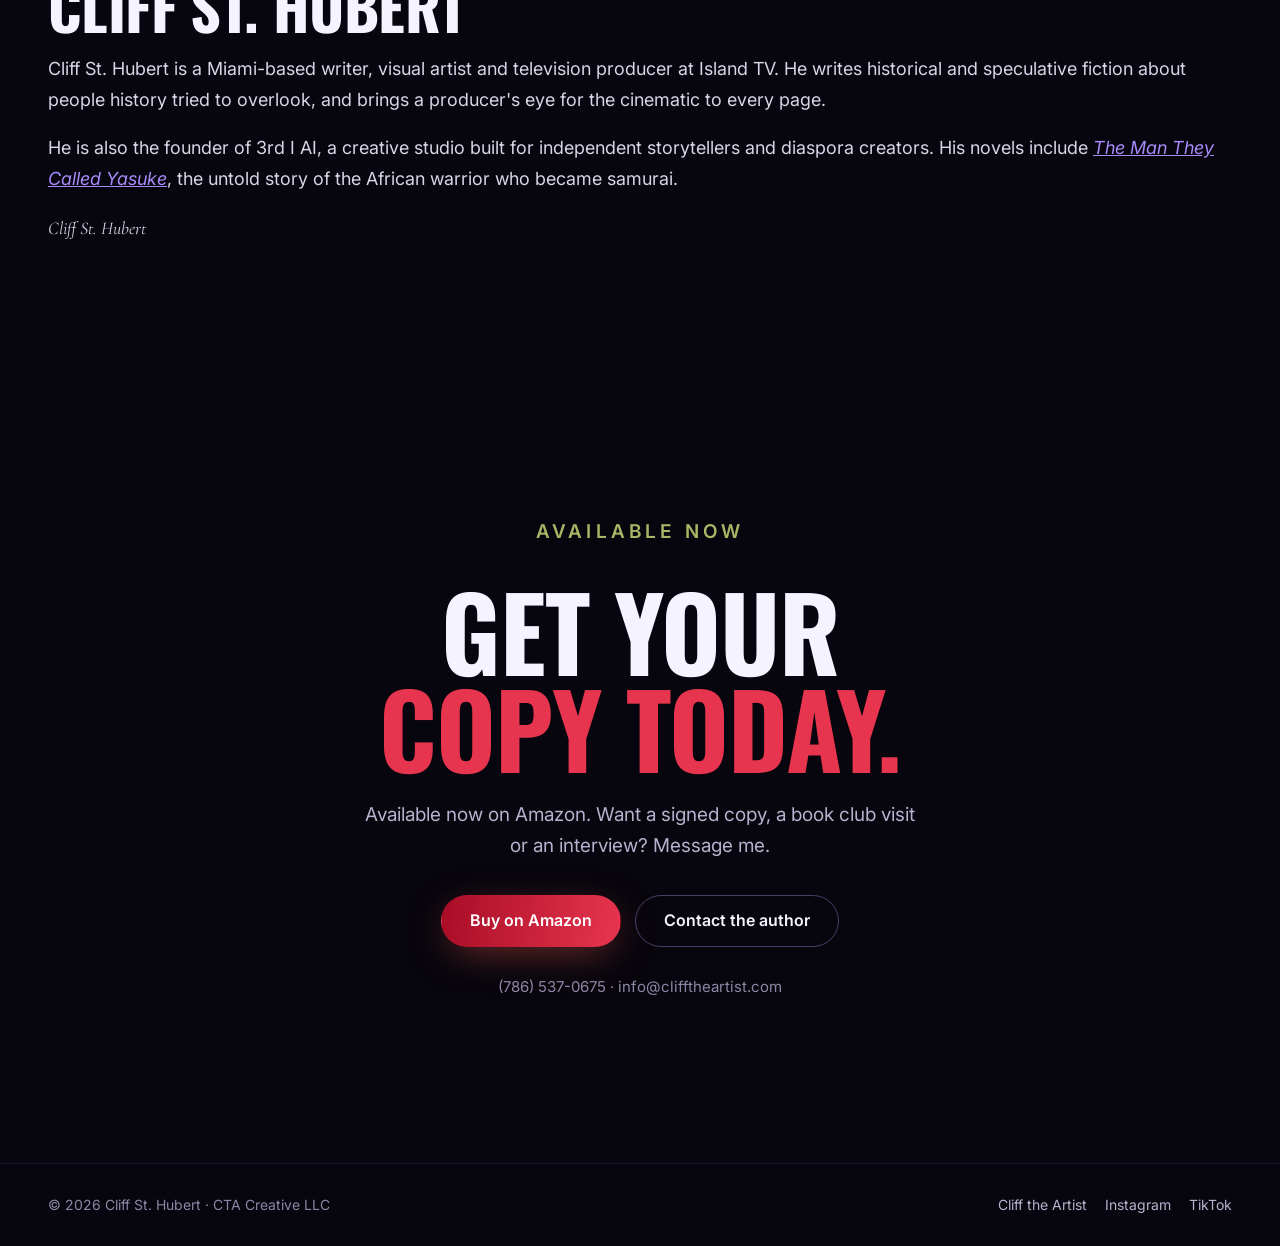
<file: gaza.html>
<!DOCTYPE html>
<html lang="en">
<head>
<meta charset="utf-8">
<meta name="viewport" content="width=device-width, initial-scale=1">
<title>The Last Prophet of Gaza · A novel by Cliff St. Hubert</title>
<meta name="description" content="An unforgettable tale of light born from rubble, and a boy who refused to let hate define him. A novel by Cliff St. Hubert.">
<link rel="canonical" href="https://clifftheartist.com/gaza.html">
<meta property="og:type" content="book">
<meta property="og:site_name" content="Cliff the Artist">
<meta property="og:url" content="https://clifftheartist.com/gaza.html">
<meta property="og:title" content="The Last Prophet of Gaza · Cliff St. Hubert">
<meta property="og:description" content="An unforgettable tale of light born from rubble, and a boy who refused to let hate define him.">
<meta property="og:image" content="https://clifftheartist.com/images/gaza-cover.jpg">
<meta name="twitter:card" content="summary_large_image">
<meta name="twitter:title" content="The Last Prophet of Gaza · Cliff St. Hubert">
<meta name="twitter:description" content="An unforgettable tale of light born from rubble, and a boy who refused to let hate define him.">
<meta name="twitter:image" content="https://clifftheartist.com/images/gaza-cover.jpg">
<script type="application/ld+json">{"@context":"https://schema.org","@type":"Book","name":"The Last Prophet of Gaza","author":{"@type":"Person","name":"Cliff St. Hubert","url":"https://clifftheartist.com/"},"inLanguage":"en","genre":"Fiction","image":"https://clifftheartist.com/images/gaza-cover.jpg","url":"https://clifftheartist.com/gaza.html","description":"An unforgettable tale of light born from rubble, and a boy who refused to let hate define him.","offers":{"@type":"Offer","url":"https://www.amazon.com/dp/B0FF2JBHWG","availability":"https://schema.org/InStock"}}</script>
<link rel="preconnect" href="https://fonts.googleapis.com">
<link rel="preconnect" href="https://fonts.gstatic.com" crossorigin>
<link href="https://fonts.googleapis.com/css2?family=Syne:wght@600;700;800&family=Inter:wght@400;500;600&family=Oswald:wght@500;600;700&family=Cormorant+Garamond:ital,wght@0,500;0,600;1,500&display=swap" rel="stylesheet">
<link rel="stylesheet" href="css/site.css">
<style>
/* Book page: olive and red */
.yk{--crimson:#C8102E;--crimson-hi:#E8354F;--paper:#F4F2EC;--gold:#A8B565}
.yk .ttl{font-family:Oswald,Impact,sans-serif;text-transform:uppercase;letter-spacing:.01em}
.yk .serif{font-family:'Cormorant Garamond',Georgia,serif;letter-spacing:0}
.yk .eyebrow{color:var(--gold)}
.yk .btn-primary{background:linear-gradient(100deg,#A80D26,#E8354F);color:#fff;box-shadow:0 10px 40px -10px rgba(224,90,75,.6)}
.yk .btn-primary:hover{color:#fff;box-shadow:0 16px 50px -10px rgba(224,90,75,.85)}
.yk .btn-ghost:hover{border-color:var(--crimson-hi)}
.yk-red{color:var(--crimson-hi)}

.yk-hero{position:relative;min-height:100vh;display:flex;align-items:center;padding:130px 0 90px;overflow:hidden}
.yk-hero .ink{position:absolute;border-radius:50%;filter:blur(100px);pointer-events:none}
.yk-hero .ink.a{width:640px;height:640px;background:#4F5D1E;opacity:.55;top:-200px;right:-140px;animation:float 16s ease-in-out infinite}
.yk-hero .ink.b{width:460px;height:460px;background:#7A0E1F;opacity:.4;bottom:-160px;left:-120px;animation:float 20s ease-in-out infinite reverse}
.enso{position:absolute;right:6%;top:50%;width:min(62vw,720px);aspect-ratio:1;transform:translateY(-50%);opacity:.12;pointer-events:none}
.enso circle{fill:none;stroke:var(--paper);stroke-width:18;stroke-linecap:round;stroke-dasharray:1900 400;animation:draw 3.5s cubic-bezier(.4,0,.2,1) forwards}
@keyframes draw{from{stroke-dashoffset:2300}to{stroke-dashoffset:0}}
.yk-hero .wrap{position:relative;display:flex;flex-wrap:wrap;gap:64px;align-items:center}
.yk-copy{flex:999 1 520px;min-width:0;display:flex;flex-direction:column;gap:24px}
.yk-copy h1{font-weight:700;font-size:clamp(46px,7vw,96px);line-height:.98}
.yk-copy h1 small{display:block;font-size:.42em;font-weight:600;letter-spacing:.24em;text-transform:uppercase;color:var(--muted);margin-bottom:10px}
.yk-copy .tag{font-size:21px;color:var(--muted);max-width:560px}
.yk-copy .by{font-size:15px;letter-spacing:.2em;text-transform:uppercase;color:var(--gold)}
.badge-yk{align-self:flex-start;font-size:12px;font-weight:600;letter-spacing:.14em;text-transform:uppercase;padding:6px 14px;border-radius:999px;border:1px solid var(--crimson-hi);color:var(--crimson-hi)}

.heartglow{position:absolute;right:16%;top:58%;width:220px;height:220px;border-radius:50%;background:radial-gradient(circle,rgba(255,196,80,.55),rgba(255,140,40,.12) 45%,transparent 70%);filter:blur(6px);animation:pulse 4s ease-in-out infinite;pointer-events:none}
@keyframes pulse{0%,100%{transform:scale(1);opacity:.75}50%{transform:scale(1.25);opacity:1}}
/* 3D book */
.book3d{flex:1 1 300px;max-width:380px;margin:0 auto;perspective:1400px}
.book3d .bk{position:relative;transform-style:preserve-3d;transform:rotateY(-24deg) rotateX(4deg);transition:transform .8s cubic-bezier(.2,.8,.2,1)}
.book3d:hover .bk{transform:rotateY(-8deg) rotateX(2deg)}
.book3d img{width:100%;border-radius:3px 8px 8px 3px;box-shadow:30px 40px 80px -20px rgba(0,0,0,.85),0 0 0 1px rgba(255,255,255,.06)}
.book3d .spine{position:absolute;top:0;left:0;width:36px;height:100%;transform-origin:left;transform:rotateY(90deg) translateZ(0);background:linear-gradient(90deg,#dedede,#fafafa 40%,#d4d4d4);border-radius:3px 0 0 3px}
.book3d .pages{position:absolute;top:1.5%;right:-1px;width:34px;height:97%;transform-origin:right;transform:rotateY(90deg) translateX(34px);background:repeating-linear-gradient(90deg,#f4efe6 0 2px,#e2dccf 2px 3px)}
.book3d .shine{position:absolute;inset:0;border-radius:3px 8px 8px 3px;background:linear-gradient(105deg,rgba(255,255,255,.18),transparent 30%,transparent 70%,rgba(0,0,0,.18));pointer-events:none}

/* Story text */
.story{display:flex;flex-wrap:wrap;gap:64px}
.story .lead-col{flex:1 1 280px;min-width:0}
.story .lead-col h2{font-weight:700;font-size:clamp(36px,4.4vw,56px);line-height:1.05}
.story .text-col{flex:999 1 520px;min-width:0;display:flex;flex-direction:column;gap:22px}
.story .text-col p{font-size:19px;line-height:1.75;color:#D9D4E6}
.story .text-col p:first-child::first-letter{font-family:'Cormorant Garamond',Georgia,serif;float:left;font-size:4.6em;line-height:.8;padding:8px 12px 0 0;color:var(--crimson-hi);font-weight:700}
.pull{font-family:'Cormorant Garamond',Georgia,serif;font-style:italic;font-size:clamp(28px,3.4vw,40px);line-height:1.3;color:var(--paper);border-left:3px solid var(--crimson);padding-left:28px;margin:12px 0}

/* Timeline */
.timeline{display:grid;grid-template-columns:repeat(auto-fit,minmax(220px,1fr));gap:20px}
.tl{background:var(--card);border:1px solid var(--line);border-radius:20px;padding:28px;display:flex;flex-direction:column;gap:10px;border-top:3px solid var(--crimson)}
.tl .yr{font-family:'Cormorant Garamond',Georgia,serif;font-size:44px;font-weight:700;color:var(--paper);line-height:1}
.tl p{color:var(--muted);font-size:16px}

/* Gallery */
.gallery{columns:3 280px;column-gap:20px}
.gallery figure{break-inside:avoid;margin:0 0 20px;border-radius:18px;overflow:hidden;background:var(--card);border:1px solid var(--line)}
.gallery figure img{width:100%;transition:transform .7s cubic-bezier(.2,.8,.2,1)}
.gallery figure:hover img{transform:scale(1.04)}
.gallery figcaption{padding:14px 18px;color:var(--muted);font-size:14px}
.gallery .ph{min-height:260px;border-radius:0}
.gallery .tall .ph{min-height:420px}
.ai-note{display:flex;flex-wrap:wrap;gap:20px;align-items:center;justify-content:space-between;margin-top:30px;padding:26px 30px;border-radius:20px;border:1px solid #3A2F55;background:var(--bg2)}
.ai-note p{color:var(--muted);max-width:720px}
.ai-note strong{color:var(--text)}

/* Author */
.author{display:flex;flex-wrap:wrap;gap:56px;align-items:center}
.author .photo{flex:0 0 260px;max-width:260px;aspect-ratio:4/5;border-radius:24px;overflow:hidden;border:1px solid #3A2F55;margin:0 auto}
.author .photo .ph{border-radius:24px}
.author .bio{flex:999 1 460px;min-width:0;display:flex;flex-direction:column;gap:18px}
.author .bio h2{font-family:Oswald,Impact,sans-serif;font-weight:700;font-size:clamp(40px,5vw,60px);text-transform:uppercase}
.author .bio p{color:#D9D4E6;font-size:18px;line-height:1.7}
.sig{font-family:'Cormorant Garamond',Georgia,serif;font-style:italic;font-size:28px;color:var(--gold)}

/* Notify */
.notify{text-align:center;padding:130px 0;position:relative;overflow:hidden}
.notify h2{font-family:Oswald,Impact,sans-serif;font-weight:700;font-size:clamp(46px,8vw,104px);line-height:.95;text-transform:uppercase}
.notify p{color:var(--muted);font-size:19px;max-width:560px;margin:24px auto 34px}
.notify .ctas{display:flex;flex-wrap:wrap;gap:14px;justify-content:center}
.kanji{font-family:'Cormorant Garamond',serif;font-size:min(42vw,420px);position:absolute;left:50%;top:50%;transform:translate(-50%,-50%);color:rgba(243,238,228,.035);pointer-events:none;line-height:1;white-space:nowrap}
</style>
</head>
<body class="yk">
<a class="skip" href="#main">Skip to content</a>

<header class="nav" id="nav">
  <div class="wrap">
    <a class="logo" href="index.html">CLIFF<span>·</span>THE ARTIST</a>
    <button class="menu-btn" aria-expanded="false" aria-controls="links">Menu</button>
    <nav class="links" id="links" aria-label="Main">
      <a href="#story">The story</a>
      <a href="#author">The author</a>
      <a href="index.html">Home</a>
      <a class="btn btn-primary" href="https://www.amazon.com/dp/B0FF2JBHWG">Buy the book</a>
    </nav>
  </div>
</header>

<main id="main">

<!-- HERO -->
<section class="yk-hero">
  <div class="ink a"></div><div class="ink b"></div><div class="grain"></div>
  <div class="heartglow" aria-hidden="true"></div>
  <div class="wrap">
    <div class="yk-copy">
      <span class="badge-yk">Available now</span>
      <h1 class="ttl"><small>The Last</small>Prophet <span class="yk-red">of Gaza</span></h1>
      <p class="tag">An unforgettable tale of light born from rubble, and a boy who refused to let hate define him.</p>
      <p class="by">A novel by Cliff St. Hubert</p>
      <div class="btn-row" style="display:flex;flex-wrap:wrap;gap:14px">
        <a class="btn btn-primary" href="https://www.amazon.com/dp/B0FF2JBHWG">Buy on Amazon</a>
        <a class="btn btn-ghost" href="#story">Read about the story</a>
      </div>
    </div>
    <div class="book3d" aria-label="Book cover: The Last Prophet of Gaza">
      <div class="bk">
        <img src="images/gaza-cover.jpg" alt="Cover of The Last Prophet of Gaza by Cliff St. Hubert: an ancient olive tree with a glowing heart in its trunk">
        <div class="spine"></div><div class="pages"></div><div class="shine"></div>
      </div>
    </div>
  </div>
</section>

<!-- STORY -->
<section class="sec" id="story" style="background:var(--bg2);border-top:1px solid #1E1730;border-bottom:1px solid #1E1730">
  <div class="wrap story">
    <div class="lead-col">
      <p class="eyebrow reveal">The story</p>
      <h2 class="reveal d1 ttl" style="margin-top:14px;font-family:Oswald,Impact,sans-serif">Light born from rubble.</h2>
    </div>
    <div class="text-col">
      <p class="reveal">In a city crushed by war and forgotten by the world, a barefoot 15-year-old boy named Issa Malak becomes the spark no one saw coming.</p>
      <blockquote class="pull reveal">A boy who refused to let hate define him.</blockquote>
      <p class="reveal"><strong>The Last Prophet of Gaza</strong> is an unforgettable tale of light born from rubble, a novel by Cliff St. Hubert.</p>
    </div>
  </div>
</section>

<!-- AUTHOR -->
<section class="sec" id="author">
  <div class="wrap author">
    
    <div class="bio">
      <p class="eyebrow reveal">About the author</p>
      <h2 class="reveal d1">Cliff St. Hubert</h2>
      <p class="reveal d2">Cliff St. Hubert is a Miami-based writer, visual artist and television producer at Island TV. He writes historical and speculative fiction about people history tried to overlook, and brings a producer's eye for the cinematic to every page.</p>
      <p class="reveal d2">He is also the founder of 3rd I AI, a creative studio built for independent storytellers and diaspora creators. His novels include <a href="yasuke.html"><em>The Man They Called Yasuke</em></a>, the untold story of the African warrior who became samurai.</p>
      <p class="sig reveal d3">Cliff St. Hubert</p>
    </div>
  </div>
</section>

<!-- NOTIFY -->
<section class="notify" id="buy">
  
  <div class="wrap" style="position:relative">
    <p class="eyebrow reveal">Available now</p>
    <h2 class="reveal d1" style="margin-top:18px">Get your<br><span class="yk-red">copy today.</span></h2>
    <p class="reveal d2">Available now on Amazon. Want a signed copy, a book club visit or an interview? Message me.</p>
    <div class="ctas reveal d3">
      <a class="btn btn-primary" href="https://www.amazon.com/dp/B0FF2JBHWG">Buy on Amazon</a>
      <a class="btn btn-ghost" href="https://wa.me/17865370675?text=Hi%20Cliff%2C%20I%27m%20reaching%20out%20about%20The%20Last%20Prophet%20of%20Gaza">Contact the author</a>
    </div>
    <p class="details reveal d3" style="margin-top:28px;color:var(--dim);font-size:15px">(786) 537-0675 · info@clifftheartist.com</p>
  </div>
</section>

</main>

<footer class="site">
  <div class="wrap">
    <span>© 2026 Cliff St. Hubert · CTA Creative LLC</span>
    <span><a href="index.html">Cliff the Artist</a><a href="https://www.instagram.com/cliff_the_artist/">Instagram</a><a href="https://www.tiktok.com/@clifftheartist">TikTok</a></span>
  </div>
</footer>

<script>
(function(){
  var nav=document.getElementById('nav');
  var onScroll=function(){nav.classList.toggle('scrolled',window.scrollY>30)};
  window.addEventListener('scroll',onScroll,{passive:true});onScroll();
  var btn=document.querySelector('.menu-btn'),links=document.getElementById('links');
  btn.addEventListener('click',function(){var o=links.classList.toggle('open');btn.setAttribute('aria-expanded',String(o))});
  links.addEventListener('click',function(e){if(e.target.tagName==='A'){links.classList.remove('open');btn.setAttribute('aria-expanded','false')}});
  var reduce=window.matchMedia('(prefers-reduced-motion: reduce)').matches;
  var els=document.querySelectorAll('.reveal');
  if('IntersectionObserver' in window&&!reduce){
    var io=new IntersectionObserver(function(es){es.forEach(function(e){if(e.isIntersecting){e.target.classList.add('in');io.unobserve(e.target)}})},{threshold:.12});
    els.forEach(function(el){io.observe(el)});
  } else {els.forEach(function(el){el.classList.add('in')})}
})();
</script>
<script src="https://front-desk-production-c25a8715.up.railway.app/widget.js" data-business="cliff-the-artist" defer></script>
</body>
</html>
</file>
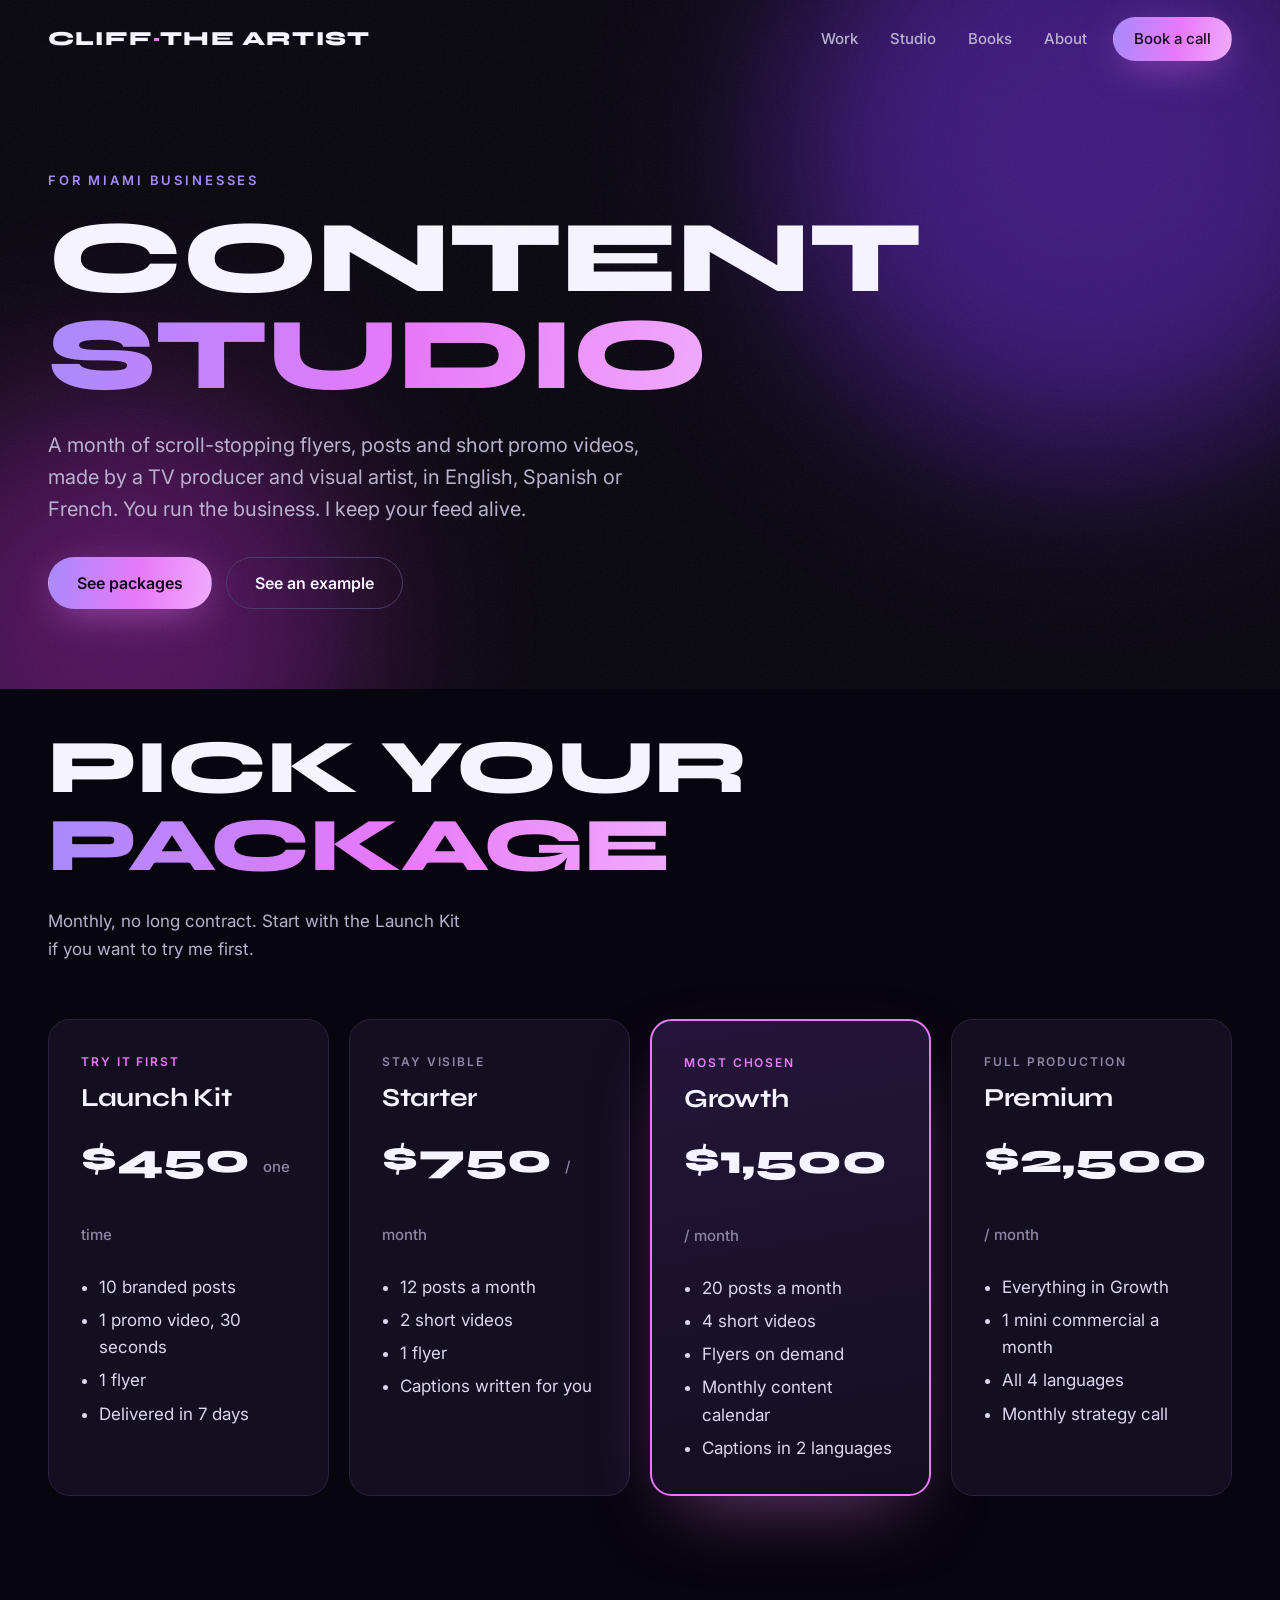
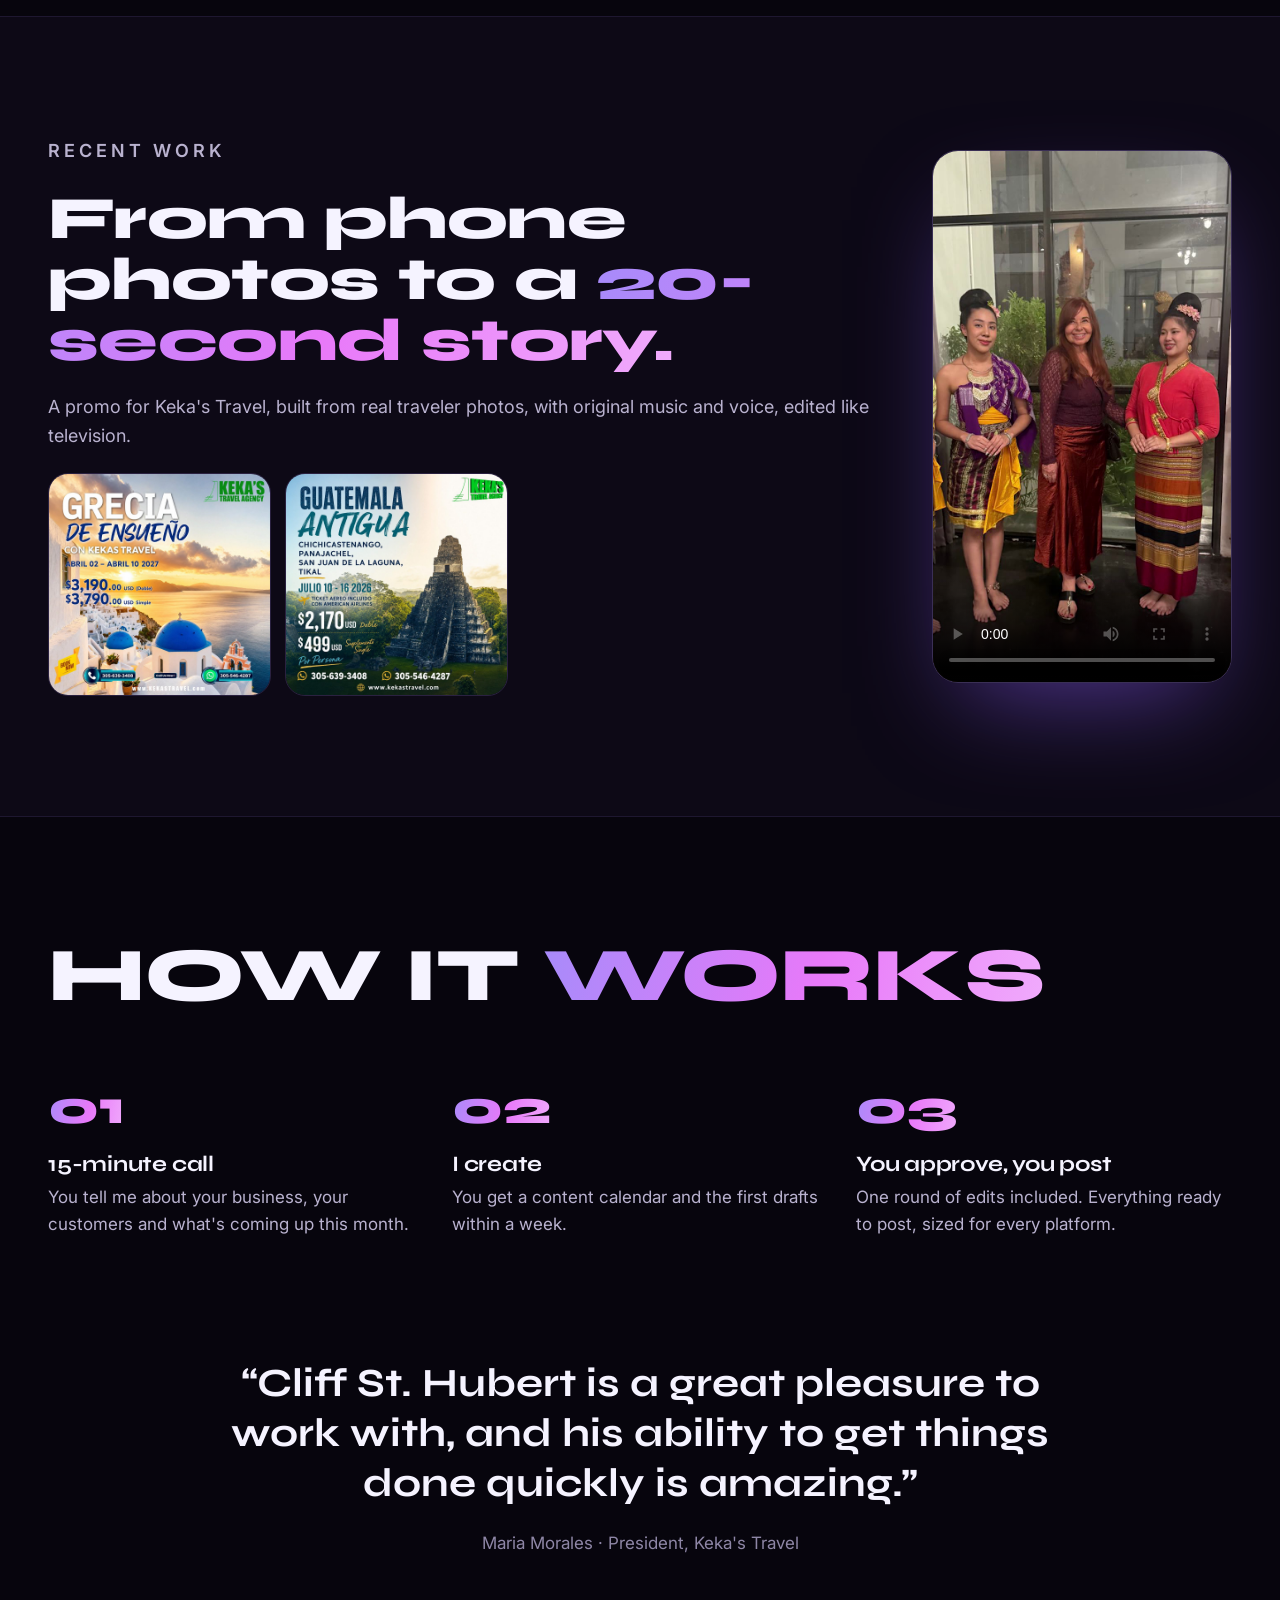
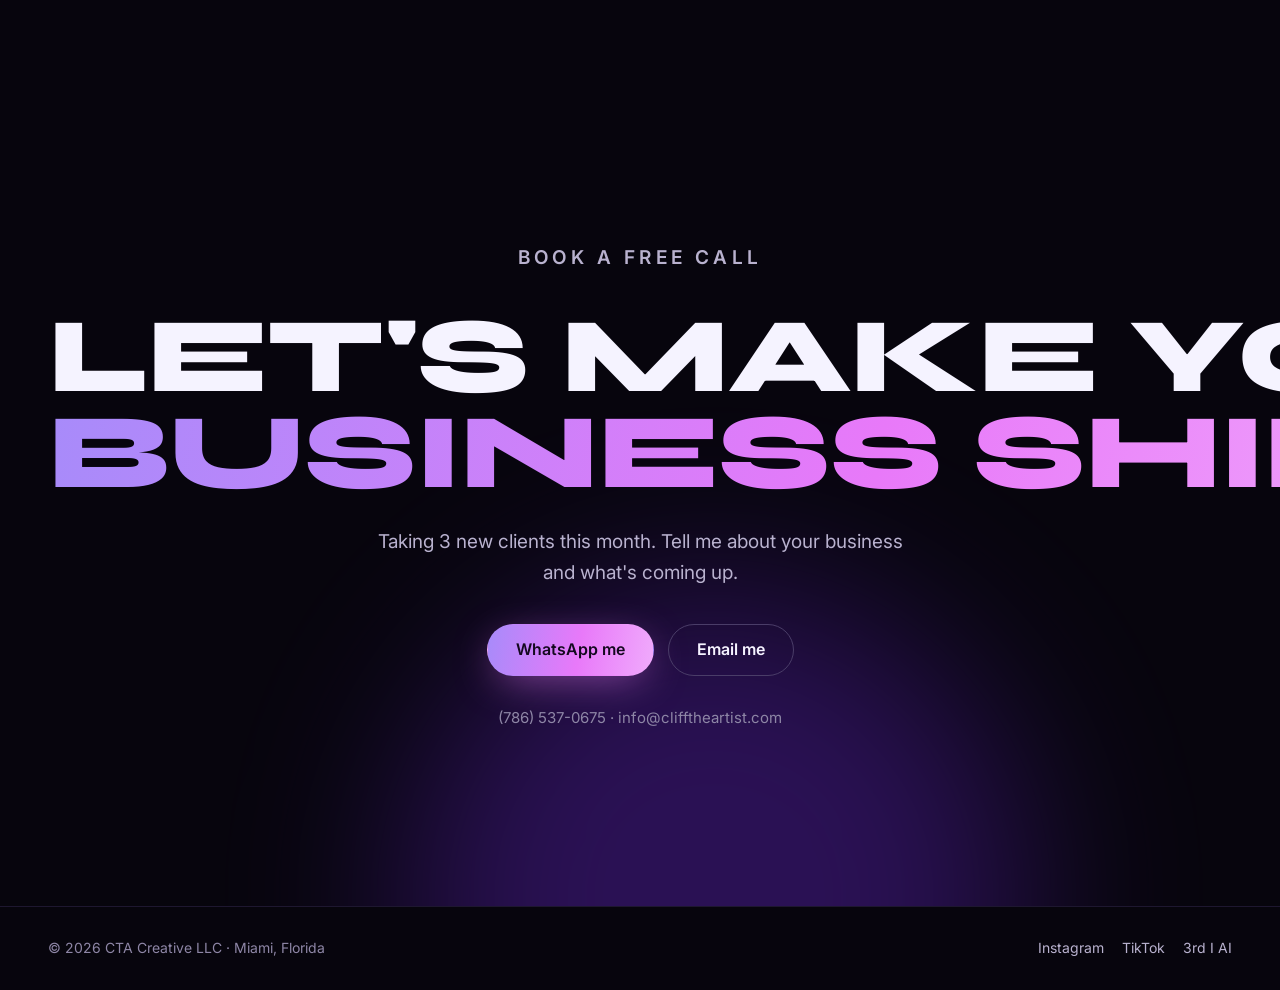
<file: studio.html>
<!DOCTYPE html>
<html lang="en">
<head>
<meta charset="utf-8">
<meta name="viewport" content="width=device-width, initial-scale=1">
<title>Content Studio | Flyers, Posts &amp; Promo Videos for Miami Businesses · Cliff the Artist</title>
<meta name="description" content="Flyers, posts, reels and promo videos for Miami businesses, made by a TV producer and artist. In English, Spanish and French.">
<link rel="canonical" href="https://clifftheartist.com/studio.html">
<meta property="og:type" content="website">
<meta property="og:site_name" content="Cliff the Artist">
<meta property="og:url" content="https://clifftheartist.com/studio.html">
<meta property="og:title" content="Content Studio · Cliff the Artist">
<meta property="og:description" content="Flyers, posts, reels and promo videos for Miami businesses. In English, Spanish and French.">
<meta property="og:image" content="https://clifftheartist.com/images/og-cliff.jpg">
<meta name="twitter:card" content="summary_large_image">
<meta name="twitter:title" content="Content Studio · Cliff the Artist">
<meta name="twitter:description" content="Flyers, posts, reels and promo videos for Miami businesses. In English, Spanish and French.">
<meta name="twitter:image" content="https://clifftheartist.com/images/og-cliff.jpg">
<script type="application/ld+json">{"@context":"https://schema.org","@type":"Service","name":"Content Studio","serviceType":"Social media content and promo video production","provider":{"@type":"Person","name":"Cliff St. Hubert","url":"https://clifftheartist.com/"},"areaServed":{"@type":"City","name":"Miami"},"availableLanguage":["English","Spanish","French"],"url":"https://clifftheartist.com/studio.html","description":"Flyers, posts, reels and promo videos for Miami businesses, made by a TV producer and artist."}</script>
<link rel="preconnect" href="https://fonts.googleapis.com">
<link rel="preconnect" href="https://fonts.gstatic.com" crossorigin>
<link href="https://fonts.googleapis.com/css2?family=Syne:wght@600;700;800&family=Inter:wght@400;500;600&display=swap" rel="stylesheet">
<link rel="stylesheet" href="css/site.css">
</head>
<body>
<a class="skip" href="#main">Skip to content</a>

<header class="nav" id="nav">
  <div class="wrap">
    <a class="logo" href="index.html">CLIFF<span>·</span>THE ARTIST</a>
    <button class="menu-btn" aria-expanded="false" aria-controls="links">Menu</button>
    <nav class="links" id="links" aria-label="Main">
      <a href="index.html#work">Work</a>
      <a href="studio.html" aria-current="page">Studio</a>
      <a href="index.html#books">Books</a>
      <a href="index.html#about">About</a>
      <a class="btn btn-primary" href="#contact">Book a call</a>
    </nav>
  </div>
</header>

<main id="main">

<section class="page-hero">
  <div class="orb o1"></div><div class="orb o2"></div>
  <div class="grain"></div>
  <div class="wrap" style="position:relative">
    <p class="eyebrow">For Miami businesses</p>
    <h1 style="margin-top:18px">Content <span class="grad-text">Studio</span></h1>
    <p class="lead">A month of scroll-stopping flyers, posts and short promo videos, made by a TV producer and visual artist, in English, Spanish or French. You run the business. I keep your feed alive.</p>
    <div class="ctas" style="display:flex;flex-wrap:wrap;gap:14px;margin-top:32px">
      <a class="btn btn-primary" href="#plans">See packages</a>
      <a class="btn btn-ghost" href="#reel">See an example</a>
    </div>
  </div>
</section>

<section class="sec" id="plans" style="padding-top:40px">
  <div class="wrap">
    <div class="sec-head">
      <h2 class="reveal">Pick your <span class="grad-text">package</span></h2>
      <p class="reveal d1">Monthly, no long contract. Start with the Launch Kit if you want to try me first.</p>
    </div>
    <div class="plans">
      <div class="plan reveal">
        <span class="tag hot">Try it first</span>
        <h3>Launch Kit</h3>
        <div class="price">$450 <small>one time</small></div>
        <ul><li>10 branded posts</li><li>1 promo video, 30 seconds</li><li>1 flyer</li><li>Delivered in 7 days</li></ul>
      </div>
      <div class="plan reveal d1">
        <span class="tag">Stay visible</span>
        <h3>Starter</h3>
        <div class="price">$750 <small>/ month</small></div>
        <ul><li>12 posts a month</li><li>2 short videos</li><li>1 flyer</li><li>Captions written for you</li></ul>
      </div>
      <div class="plan featured reveal d2">
        <span class="tag">Most chosen</span>
        <h3>Growth</h3>
        <div class="price">$1,500 <small>/ month</small></div>
        <ul><li>20 posts a month</li><li>4 short videos</li><li>Flyers on demand</li><li>Monthly content calendar</li><li>Captions in 2 languages</li></ul>
      </div>
      <div class="plan reveal d3">
        <span class="tag">Full production</span>
        <h3>Premium</h3>
        <div class="price">$2,500 <small>/ month</small></div>
        <ul><li>Everything in Growth</li><li>1 mini commercial a month</li><li>All 4 languages</li><li>Monthly strategy call</li></ul>
      </div>
    </div>
  </div>
</section>

<section class="sec" id="reel" style="background:var(--bg2);border-top:1px solid #1E1730;border-bottom:1px solid #1E1730">
  <div class="wrap feature">
    <div class="copy">
      <p class="eyebrow reveal">Recent work</p>
      <h2 class="reveal d1">From phone photos to a <span class="grad-text">20-second story.</span></h2>
      <p class="reveal d2">A promo for Keka's Travel, built from real traveler photos, with original music and voice, edited like television.</p>
      <div class="grid reveal d3" style="grid-template-columns:repeat(2,minmax(0,1fr));gap:14px;max-width:460px">
        <div class="item"><div class="media"><img src="images/kekas-grecia-flyer.jpg" alt="Keka's Travel flyer: Greece tour" loading="lazy"></div></div>
        <div class="item"><div class="media"><img src="images/kekas-guatemala-flyer.jpg" alt="Keka's Travel flyer: Guatemala tour" loading="lazy"></div></div>
      </div>
    </div>
    <div class="vid reveal d1">
      <video src="video/kekas-promo.mp4" poster="images/kekas-promo-poster.jpg" controls playsinline preload="metadata" aria-label="Keka's Travel promo video"></video>
    </div>
  </div>
</section>

<section class="sec">
  <div class="wrap">
    <div class="sec-head"><h2 class="reveal">How it <span class="grad-text">works</span></h2></div>
    <div class="steps">
      <div class="step reveal"><span class="n grad-text">01</span><h3>15-minute call</h3><p>You tell me about your business, your customers and what's coming up this month.</p></div>
      <div class="step reveal d1"><span class="n grad-text">02</span><h3>I create</h3><p>You get a content calendar and the first drafts within a week.</p></div>
      <div class="step reveal d2"><span class="n grad-text">03</span><h3>You approve, you post</h3><p>One round of edits included. Everything ready to post, sized for every platform.</p></div>
    </div>
  </div>
</section>

<section class="sec" style="padding-top:0">
  <div class="wrap">
    <blockquote class="quote reveal">
      <p>“Cliff St. Hubert is a great pleasure to work with, and his ability to get things done quickly is amazing.”</p>
      <footer>Maria Morales · President, Keka's Travel</footer>
    </blockquote>
  </div>
</section>

<section class="contact" id="contact">
  <div class="orb o1" style="top:auto;bottom:-300px;right:20%;opacity:.35"></div>
  <div class="wrap" style="position:relative">
    <p class="eyebrow reveal">Book a free call</p>
    <h2 class="reveal d1" style="margin-top:18px">Let's make your<br><span class="grad-text">business shine.</span></h2>
    <p class="reveal d2">Taking 3 new clients this month. Tell me about your business and what's coming up.</p>
    <div class="ctas reveal d3">
      <a class="btn btn-primary" href="https://wa.me/17865370675">WhatsApp me</a>
      <a class="btn btn-ghost" href="mailto:info@clifftheartist.com?subject=Content%20for%20my%20business">Email me</a>
    </div>
    <p class="details reveal d3">(786) 537-0675 · info@clifftheartist.com</p>
  </div>
</section>

</main>

<footer class="site">
  <div class="wrap">
    <span>© 2026 CTA Creative LLC · Miami, Florida</span>
    <span><a href="https://www.instagram.com/cliff_the_artist/">Instagram</a><a href="https://www.tiktok.com/@clifftheartist">TikTok</a><a href="https://www.3rdiai.com">3rd I AI</a></span>
  </div>
</footer>

<script>
(function(){
  var nav=document.getElementById('nav');
  var onScroll=function(){nav.classList.toggle('scrolled',window.scrollY>30)};
  window.addEventListener('scroll',onScroll,{passive:true});onScroll();
  var btn=document.querySelector('.menu-btn'),links=document.getElementById('links');
  btn.addEventListener('click',function(){var o=links.classList.toggle('open');btn.setAttribute('aria-expanded',String(o))});
  var reduce=window.matchMedia('(prefers-reduced-motion: reduce)').matches;
  var els=document.querySelectorAll('.reveal');
  if('IntersectionObserver' in window&&!reduce){
    var io=new IntersectionObserver(function(es){es.forEach(function(e){if(e.isIntersecting){e.target.classList.add('in');io.unobserve(e.target)}})},{threshold:.12});
    els.forEach(function(el){io.observe(el)});
  } else {els.forEach(function(el){el.classList.add('in')})}
})();
</script>
<script src="https://front-desk-production-c25a8715.up.railway.app/widget.js" data-business="cliff-the-artist" defer></script>
</body>
</html>
</file>
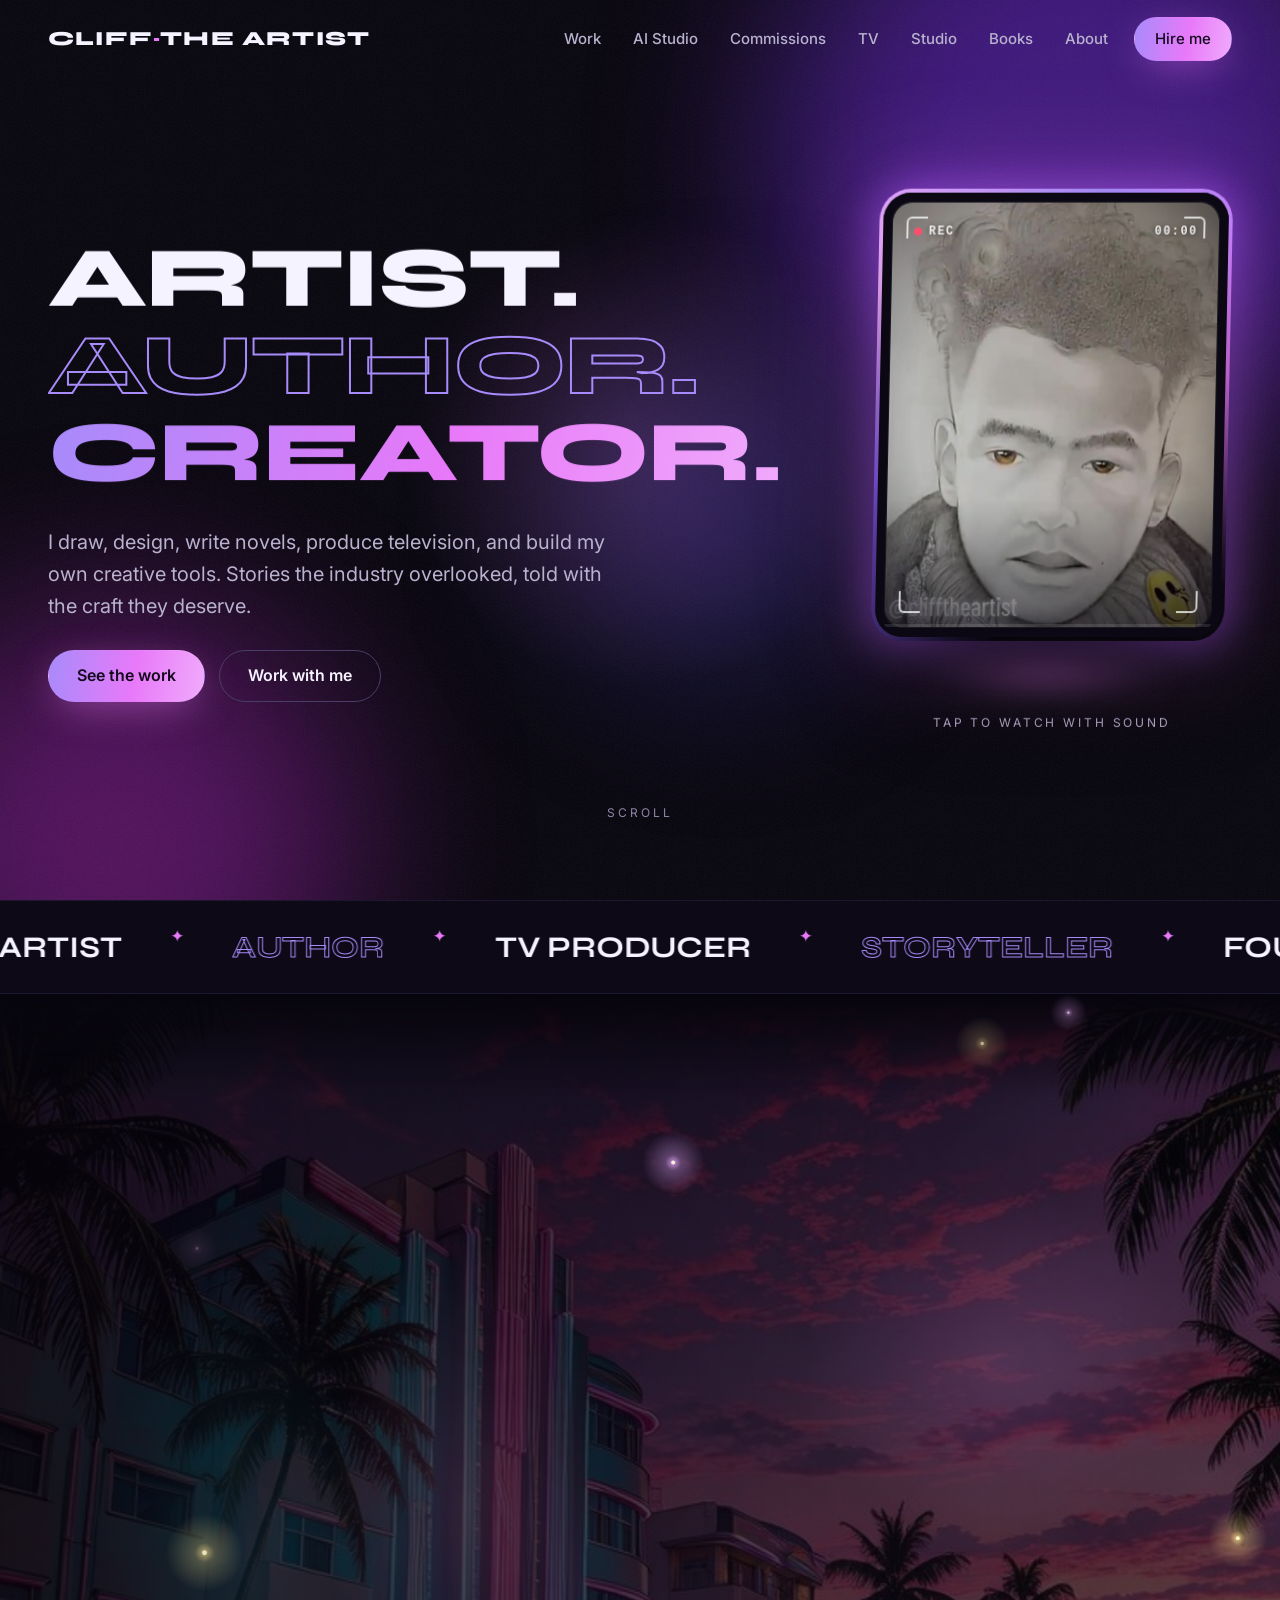
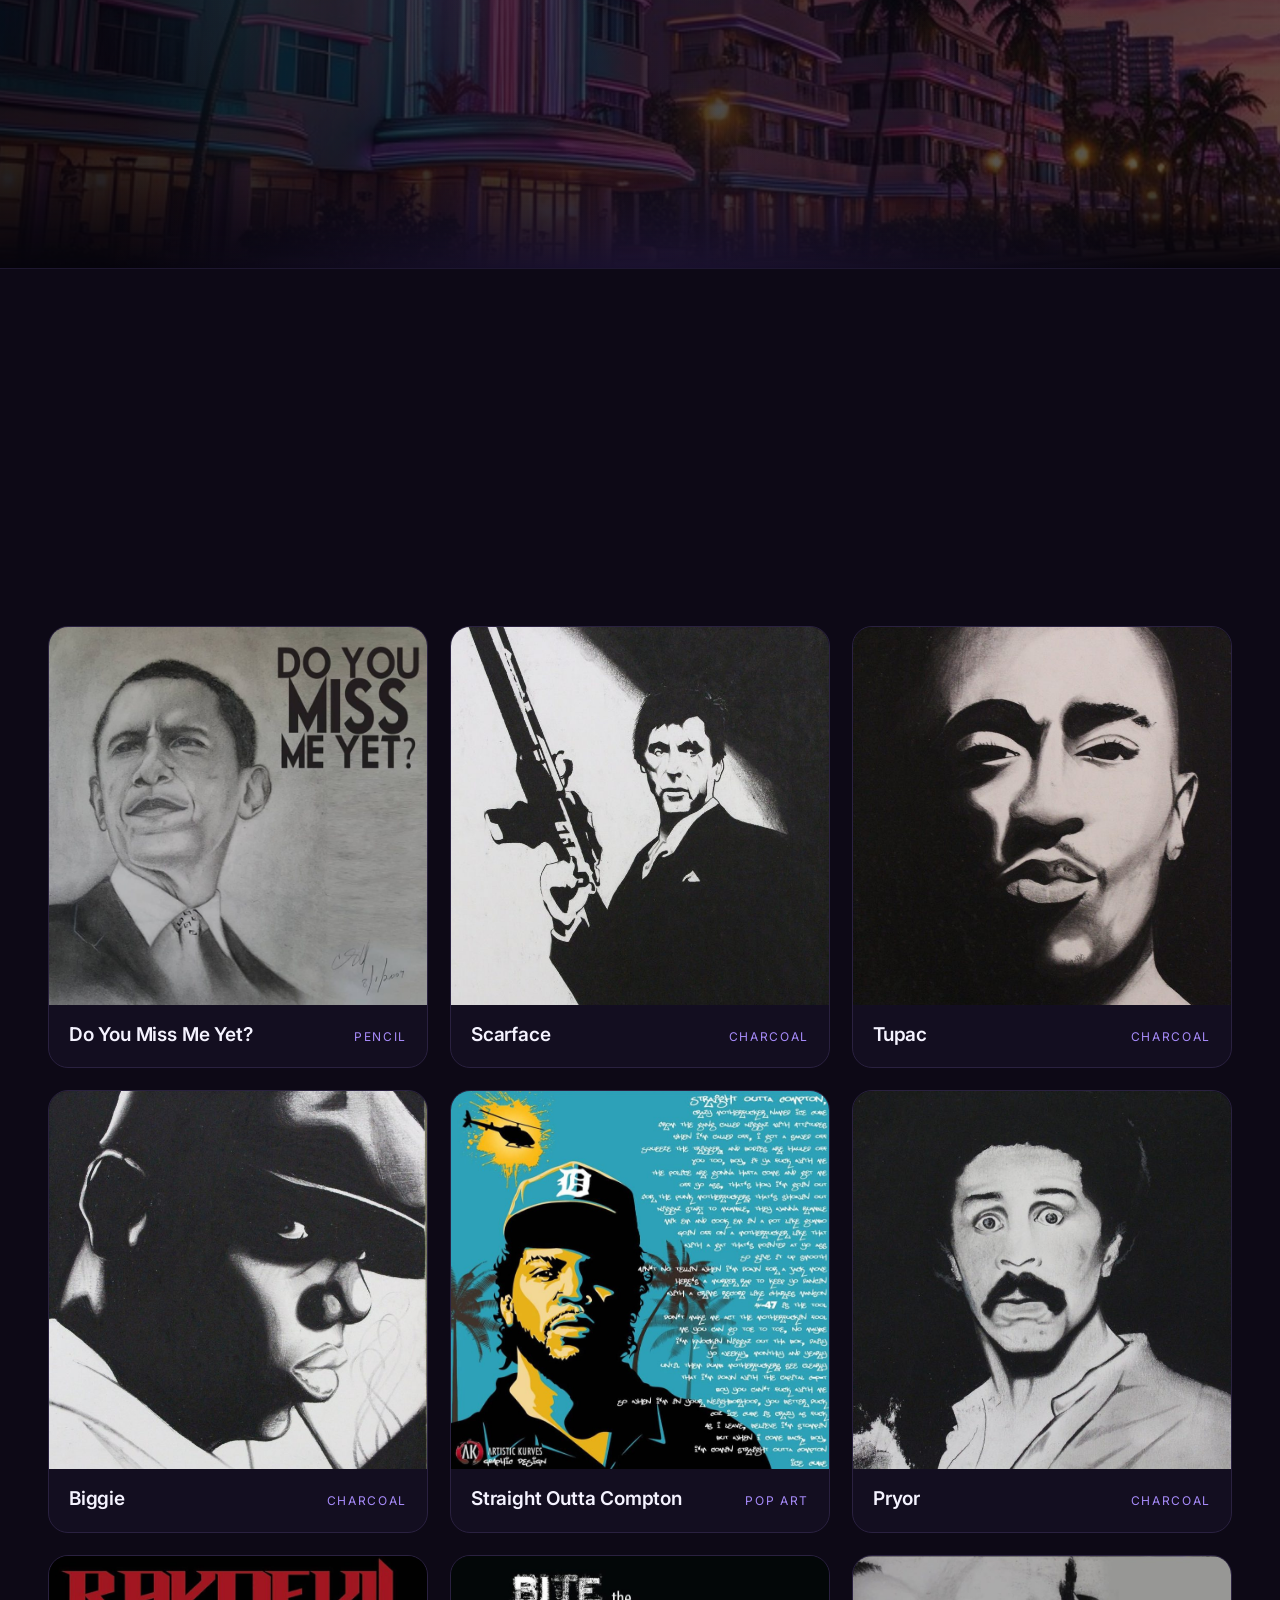
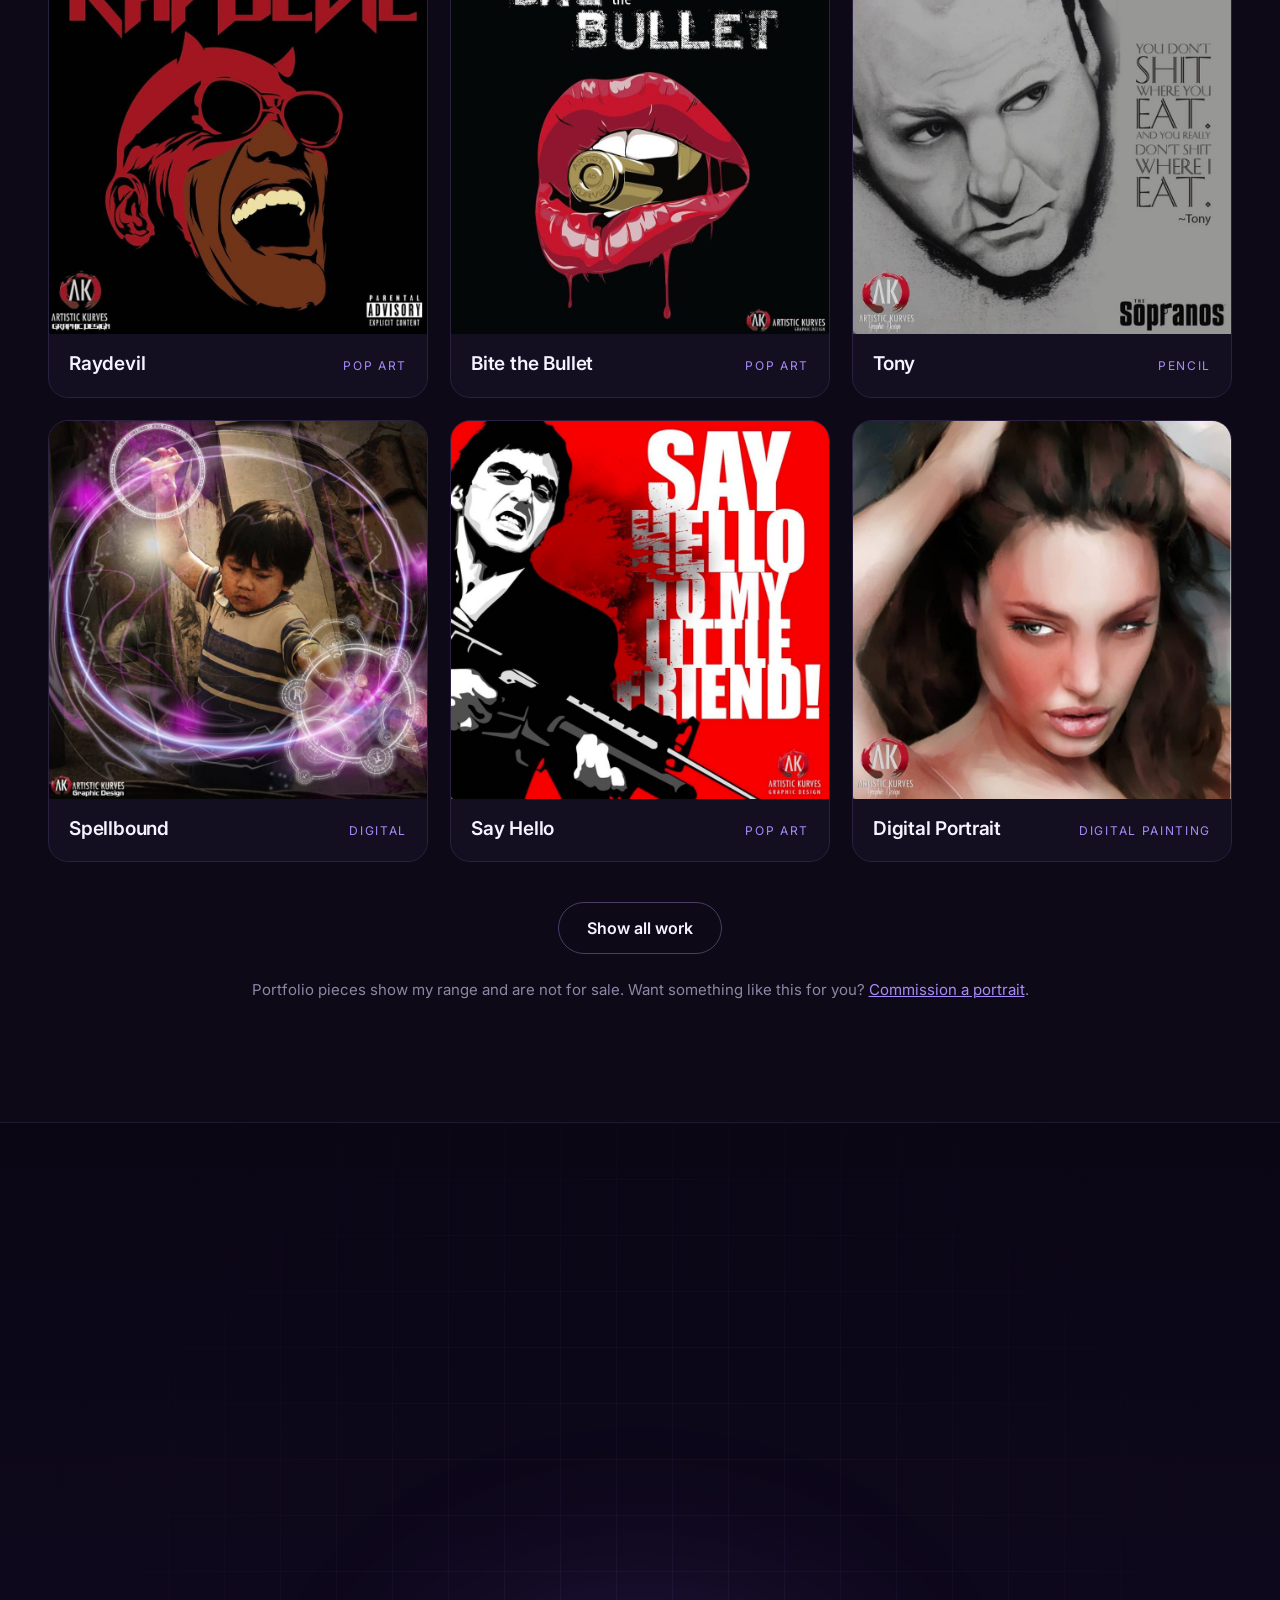
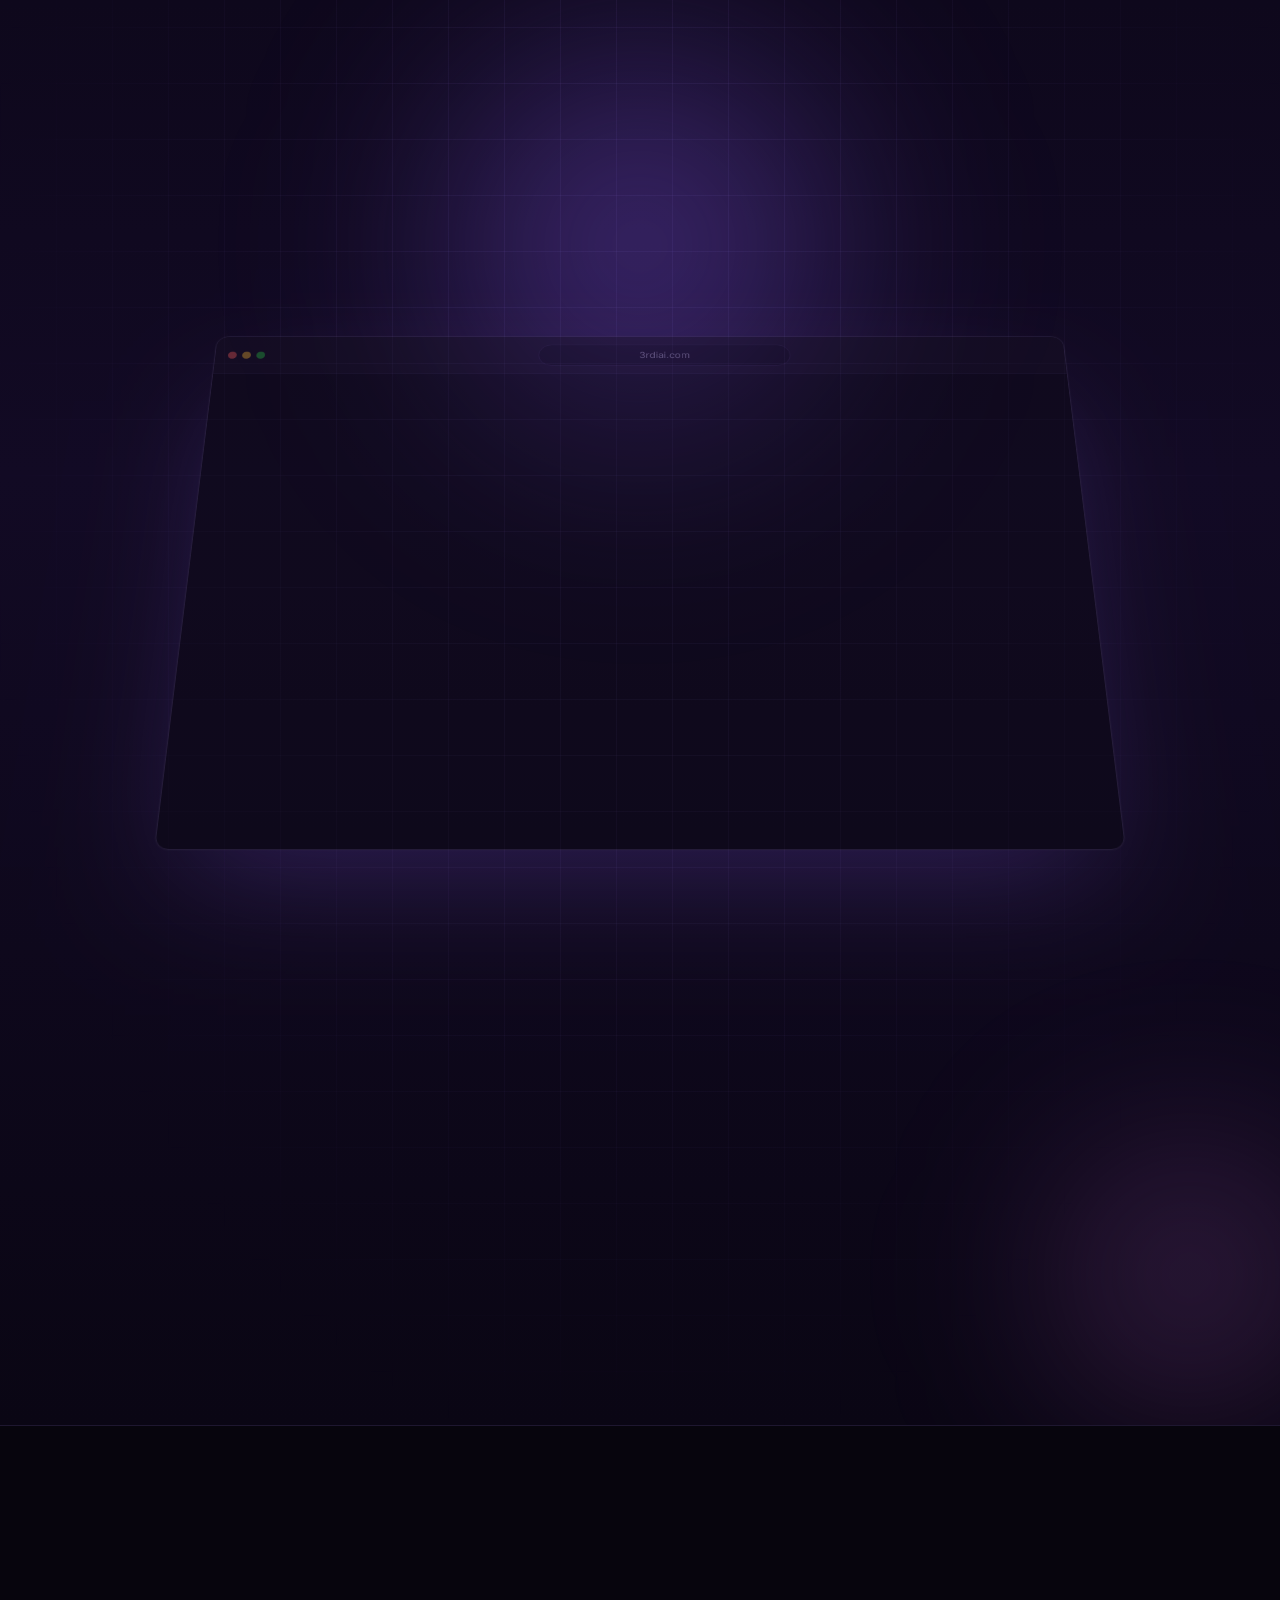
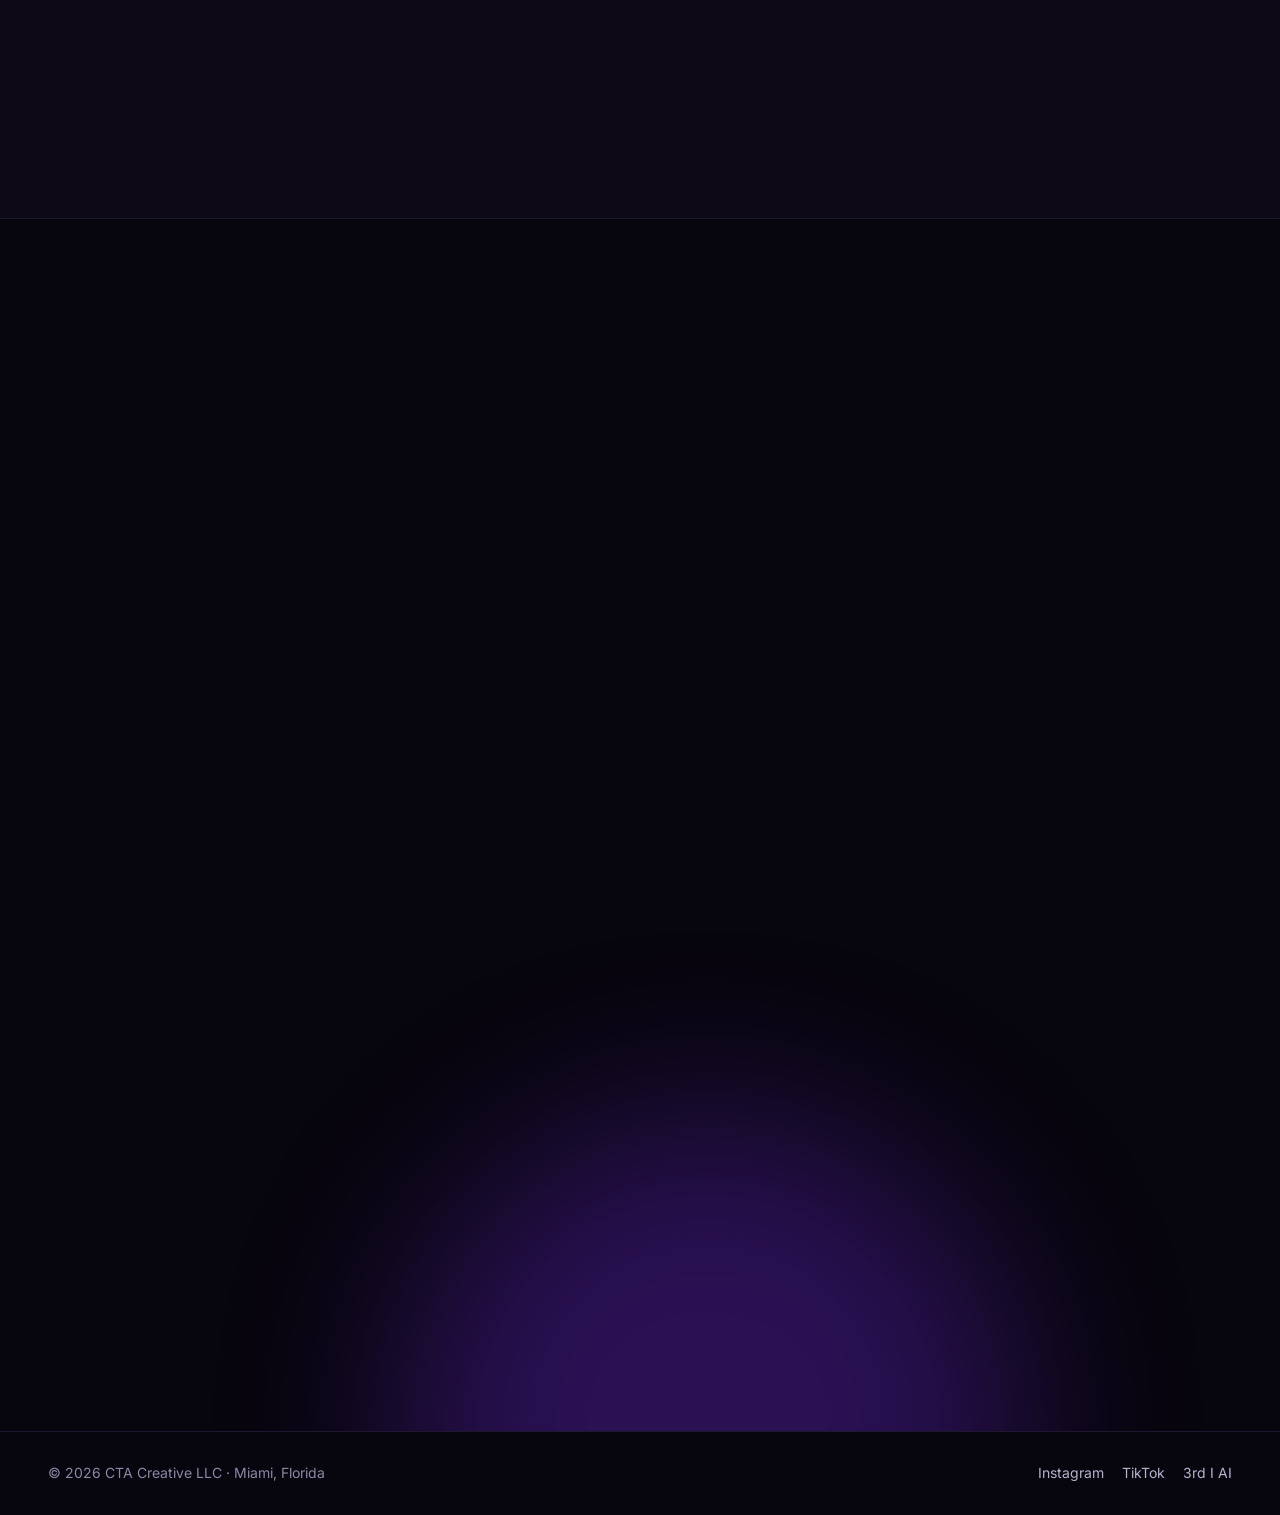
<file: work.html>
<!DOCTYPE html><html lang="en"><head><meta charset="utf-8"><title>Cliff the Artist</title><meta http-equiv="refresh" content="0; url=index.html#work"><link rel="canonical" href="https://clifftheartist.com/"><meta name="robots" content="noindex, follow"></head><body><p>This page has moved. <a href="index.html#work">Continue to Cliff the Artist</a>.</p></body></html>
</file>
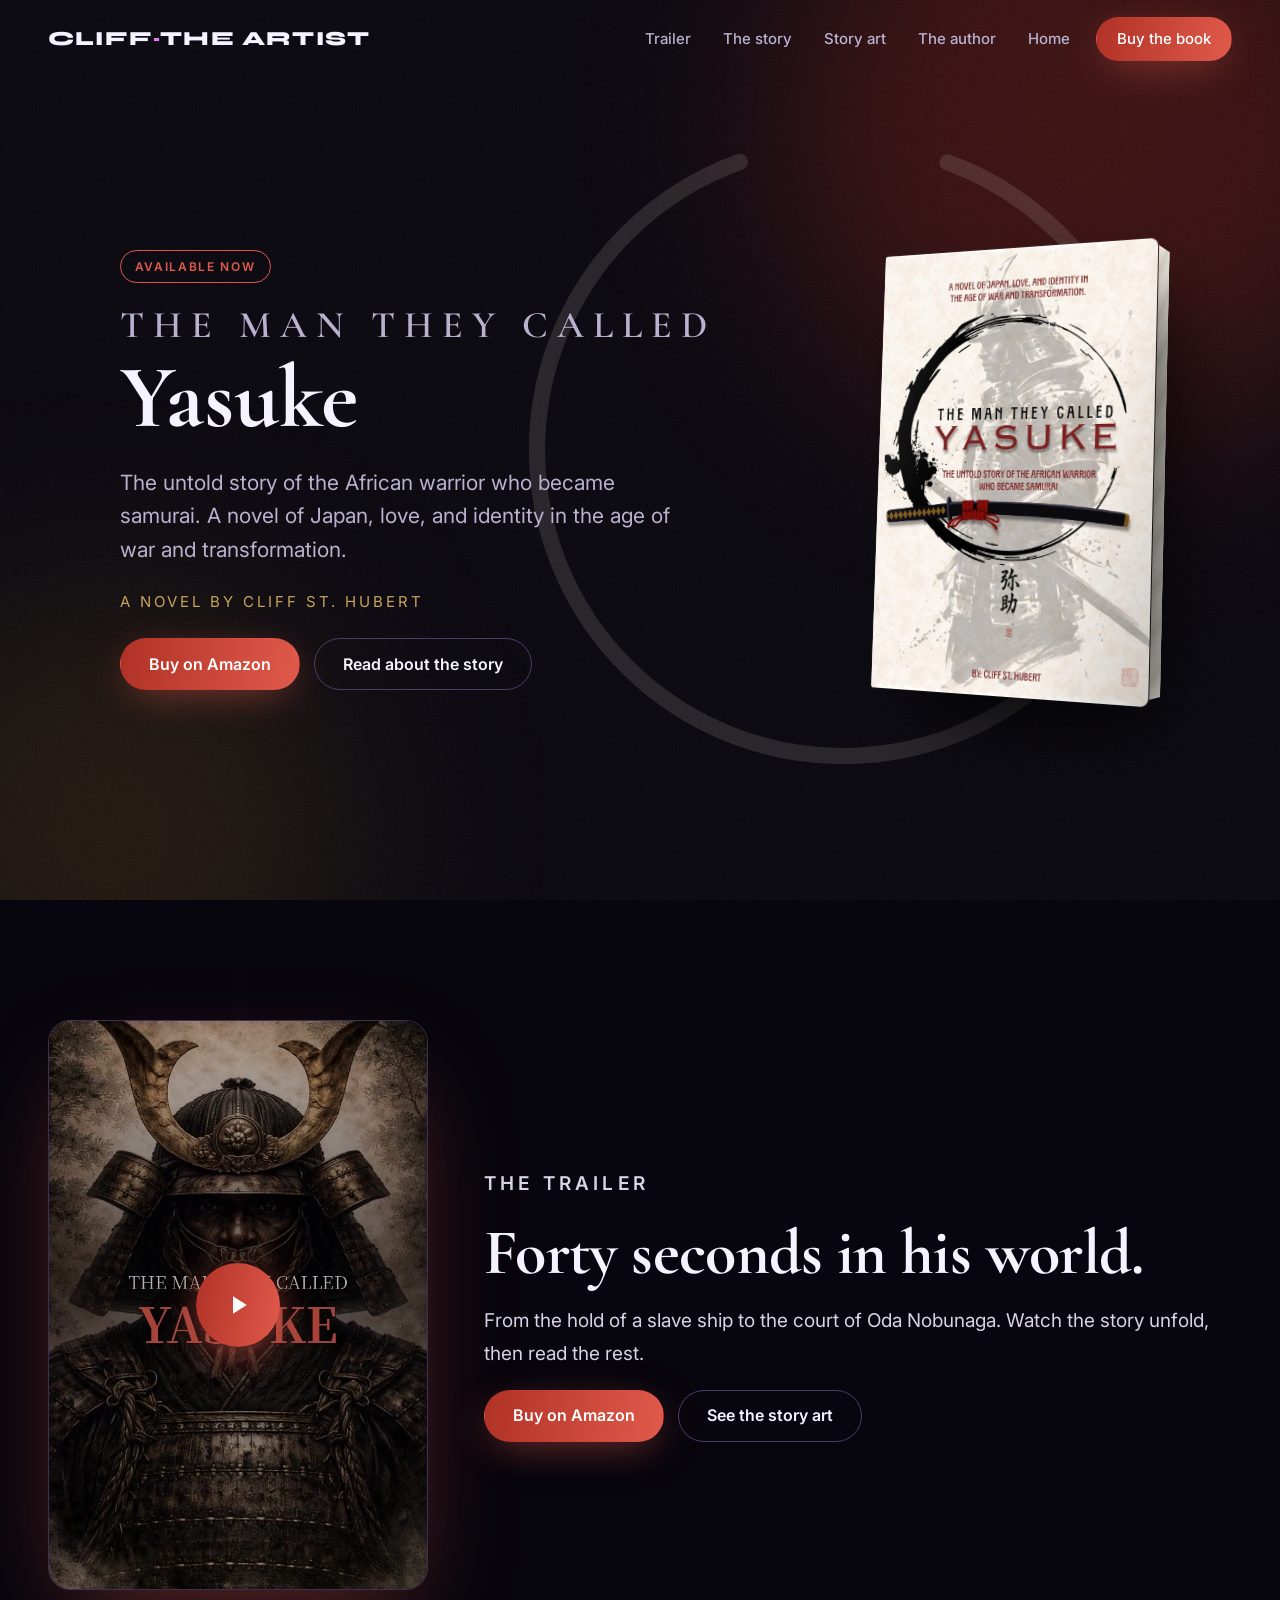
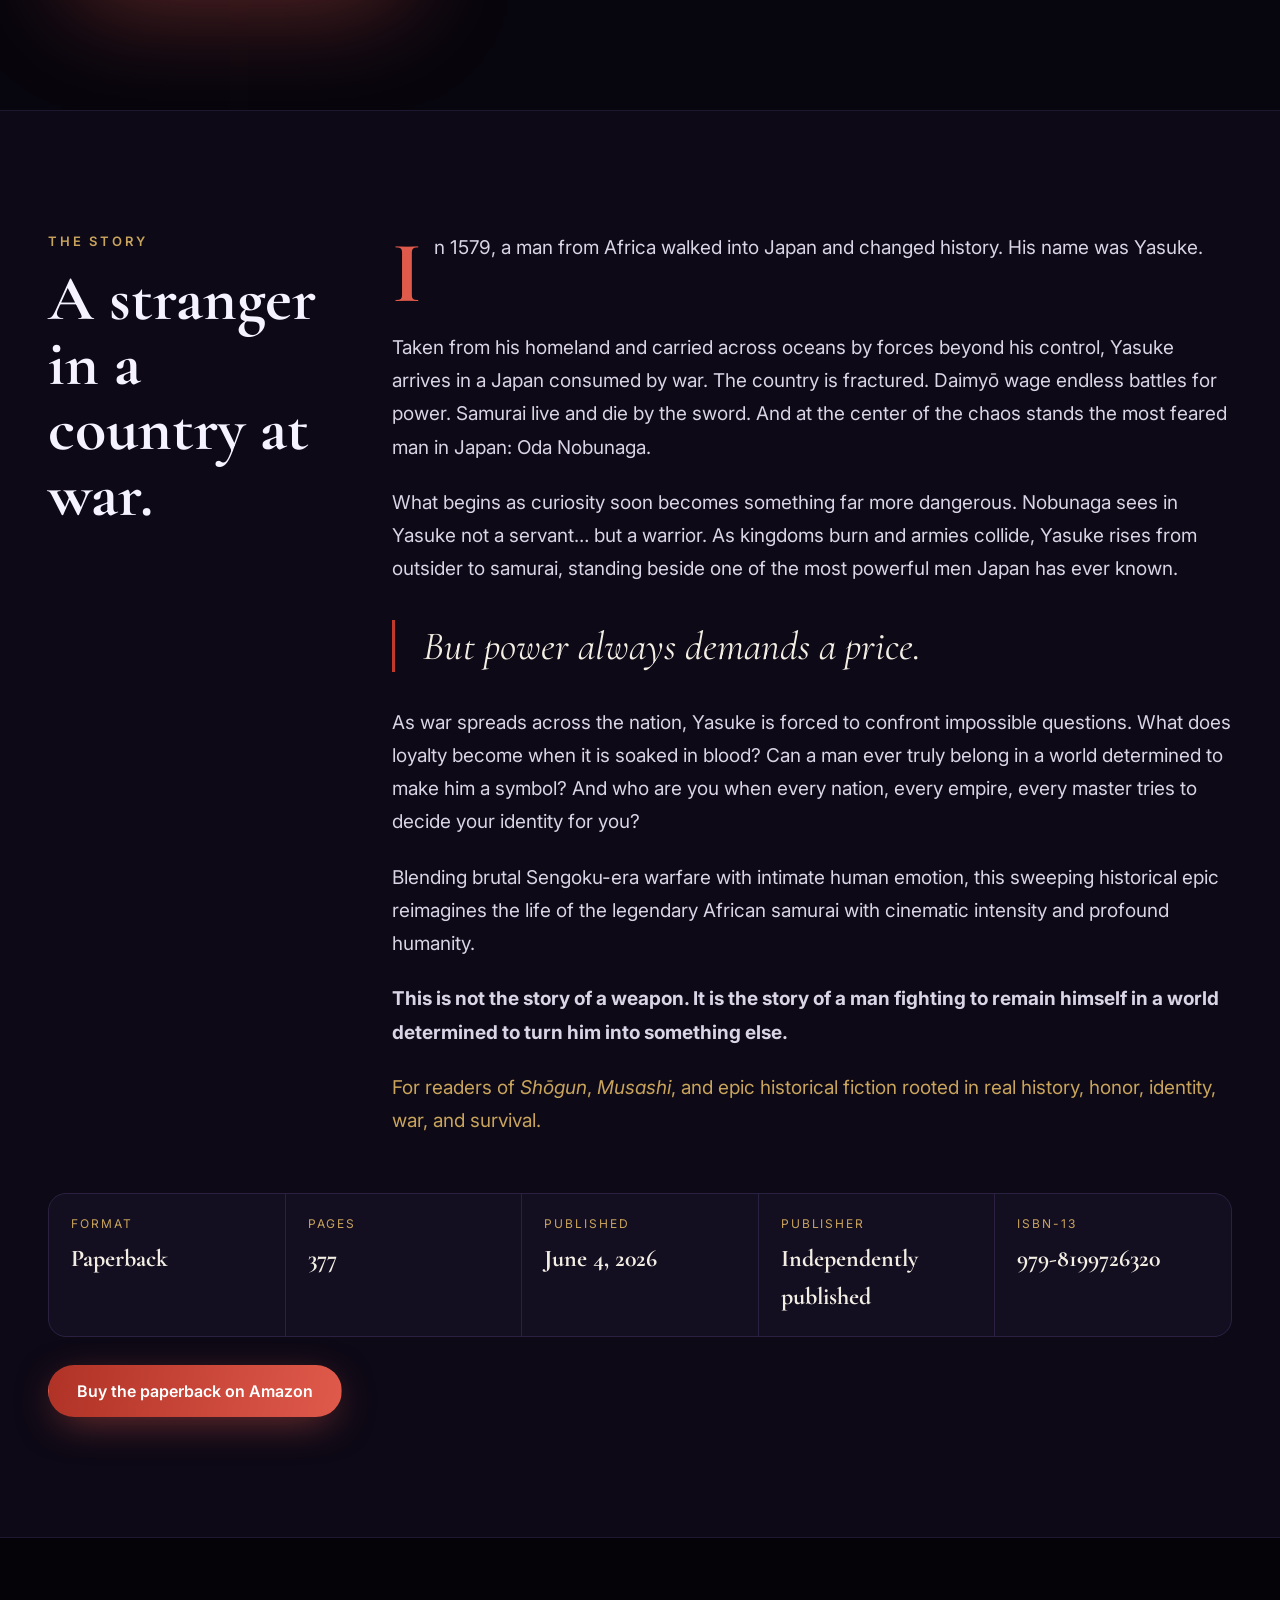
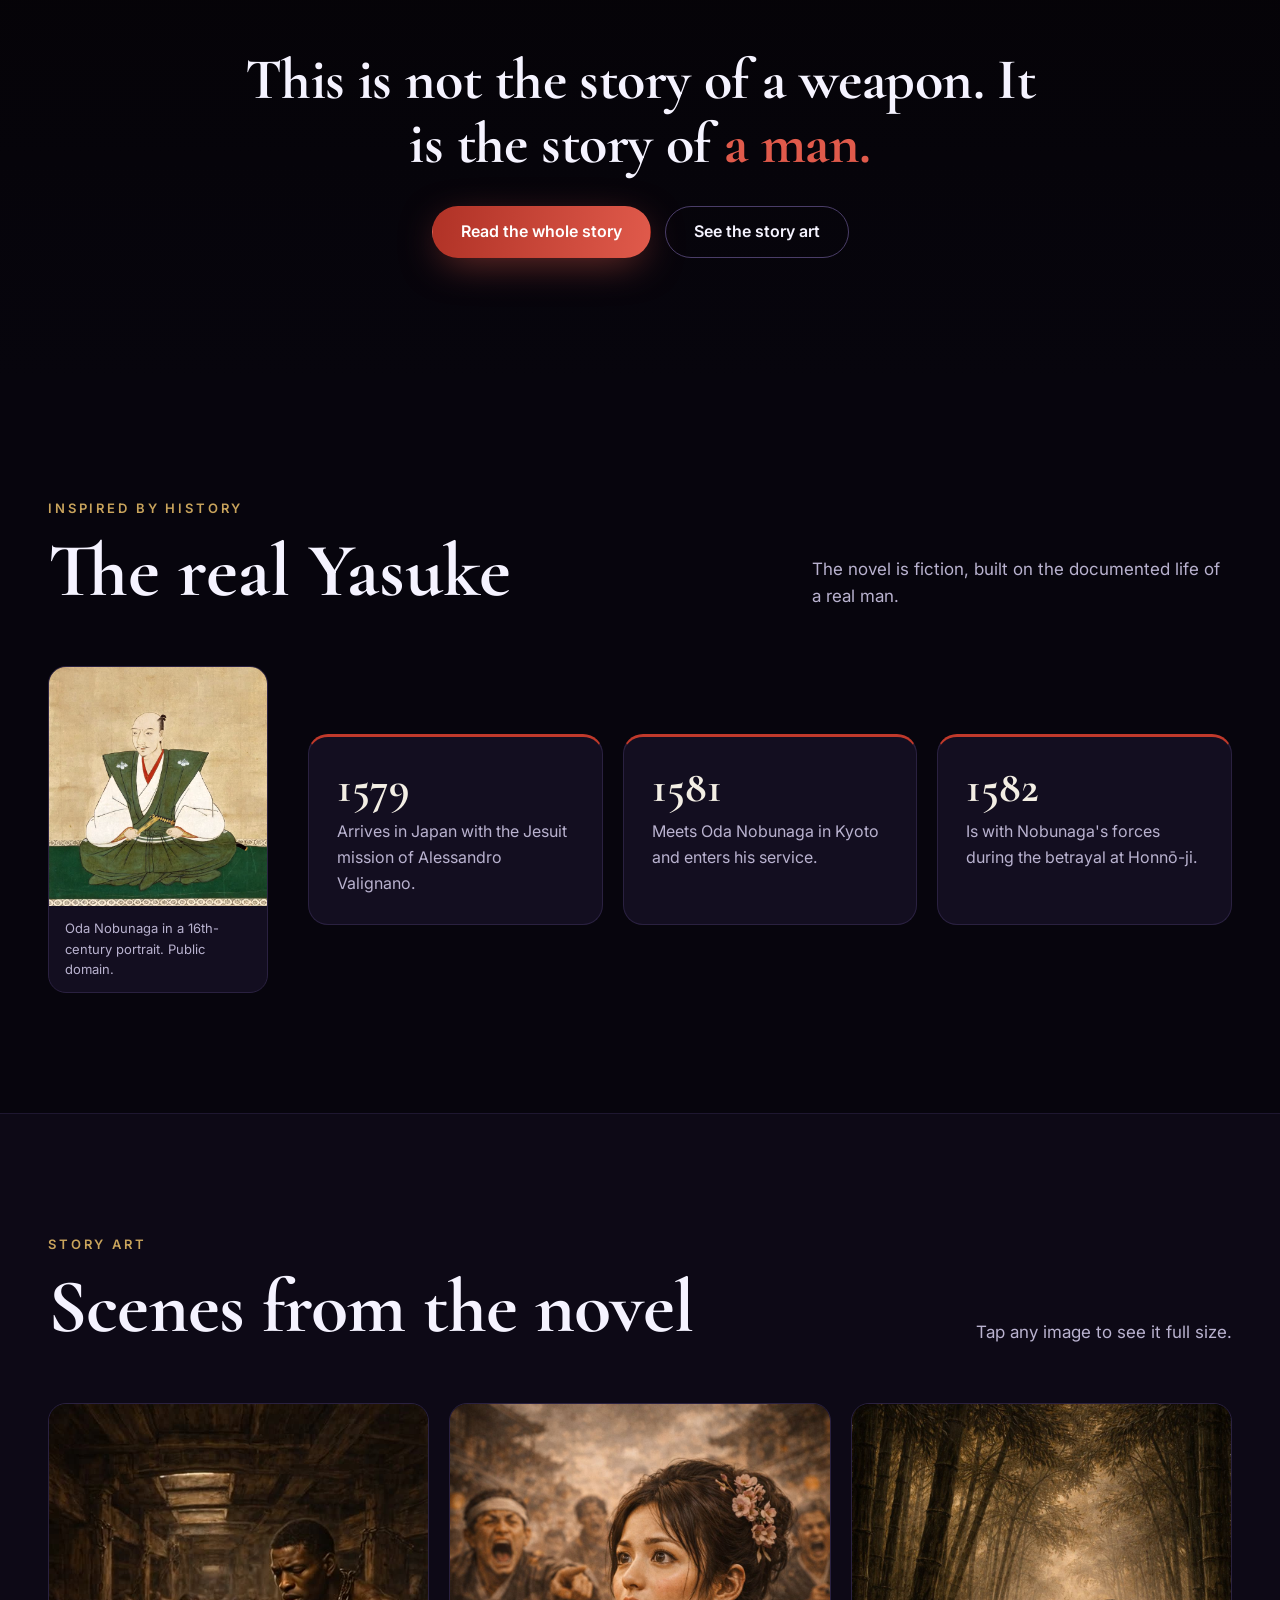
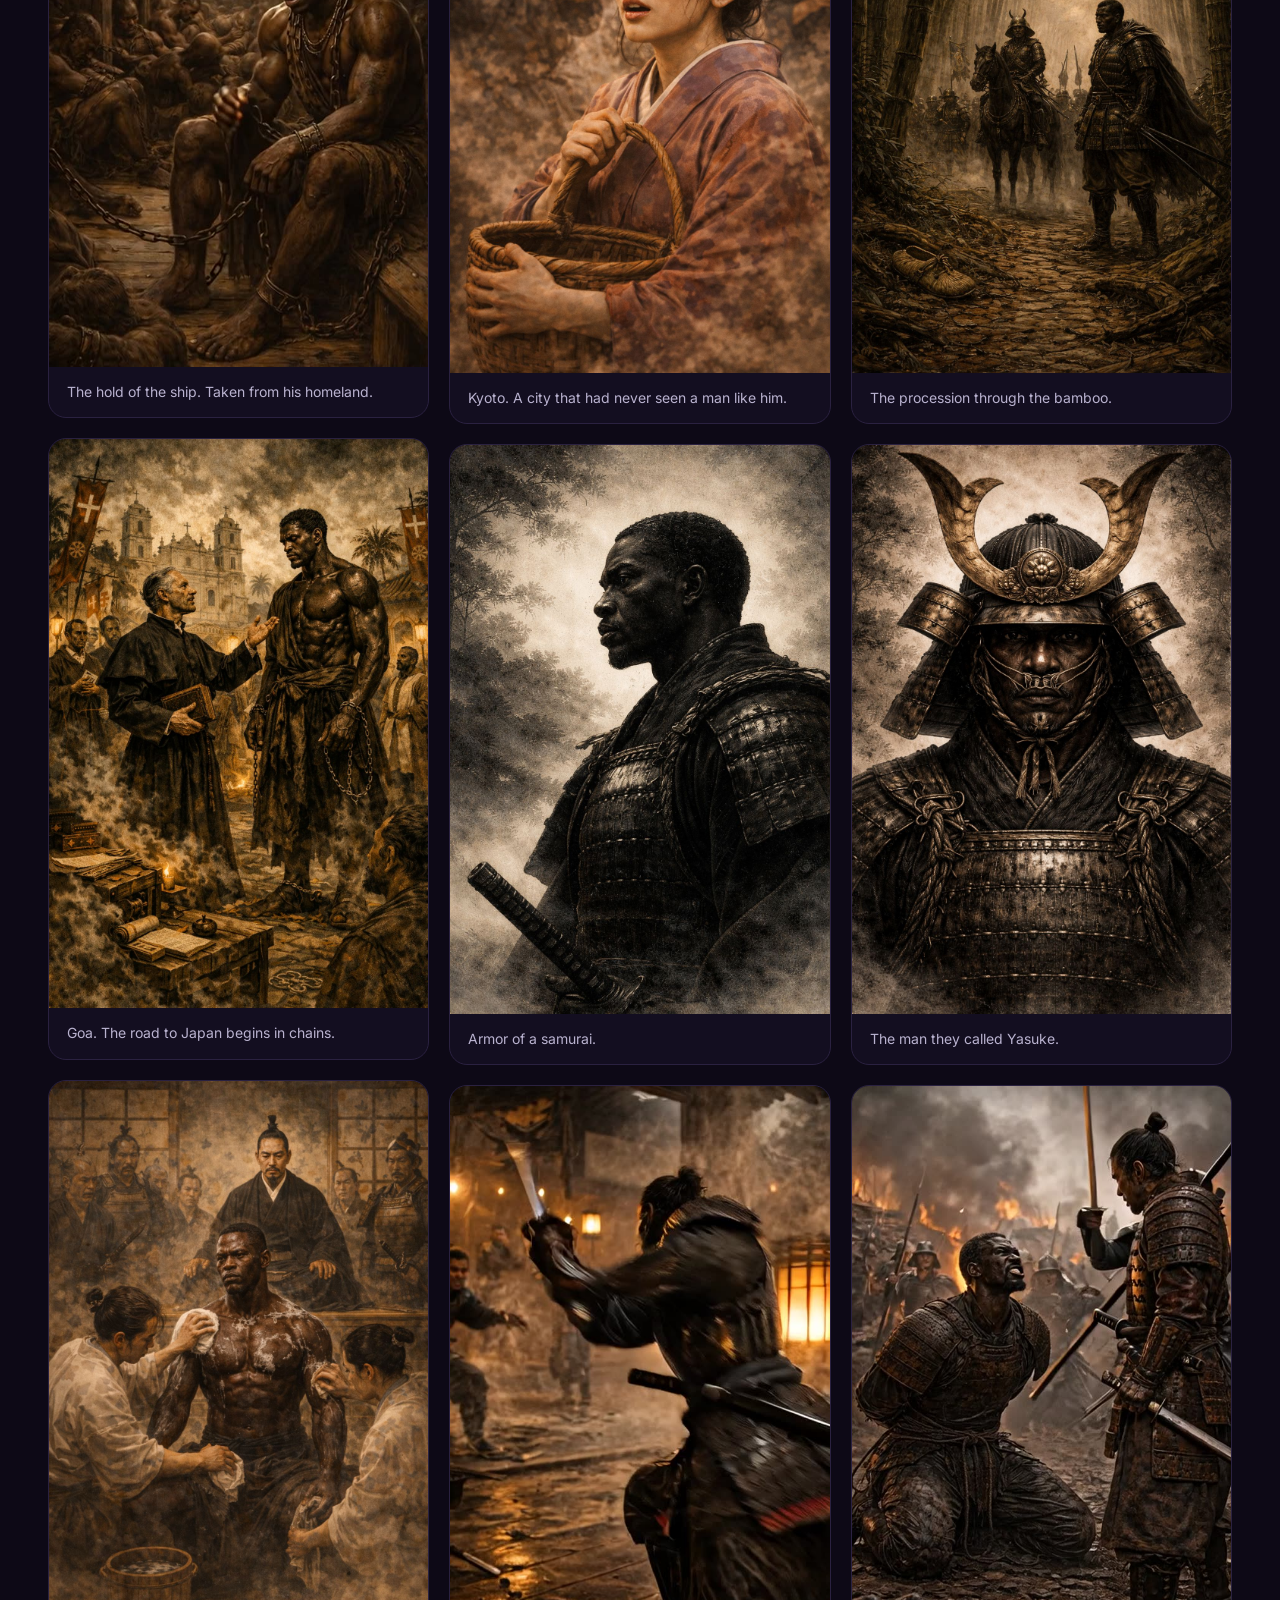
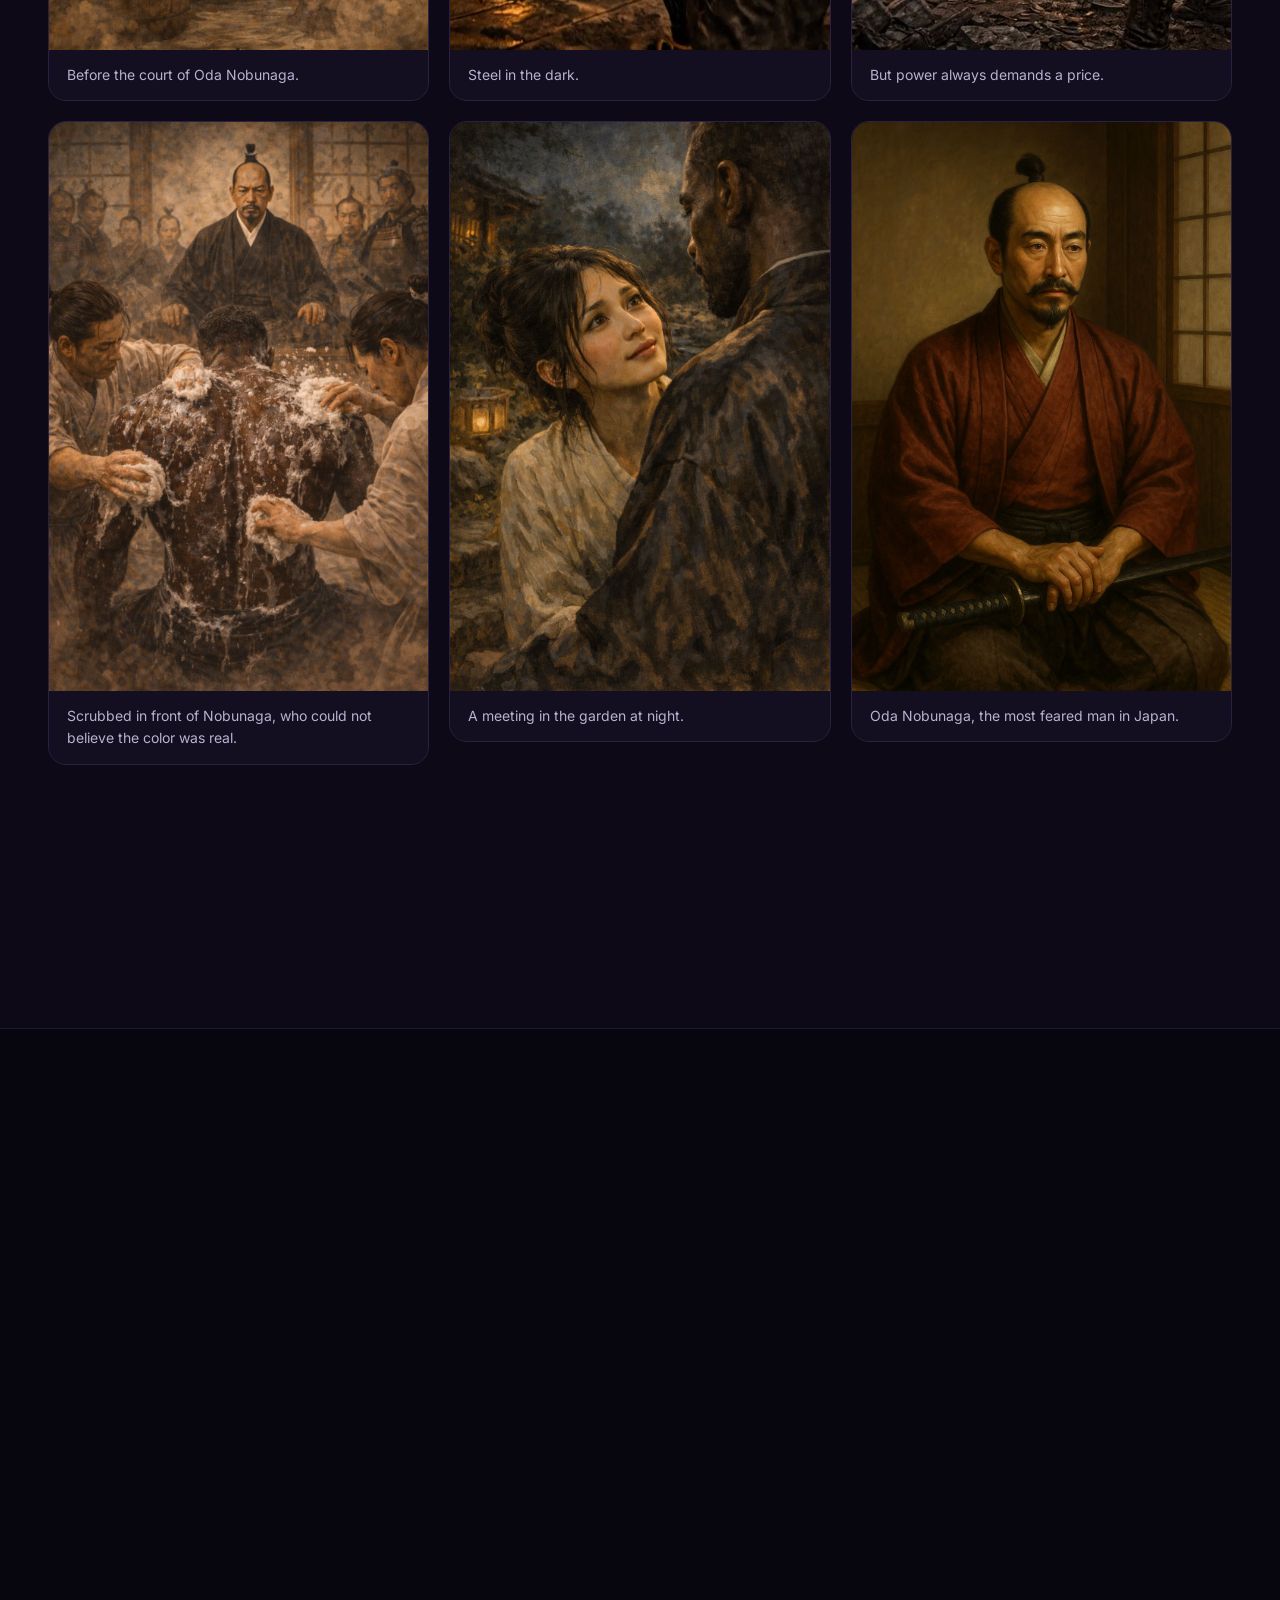
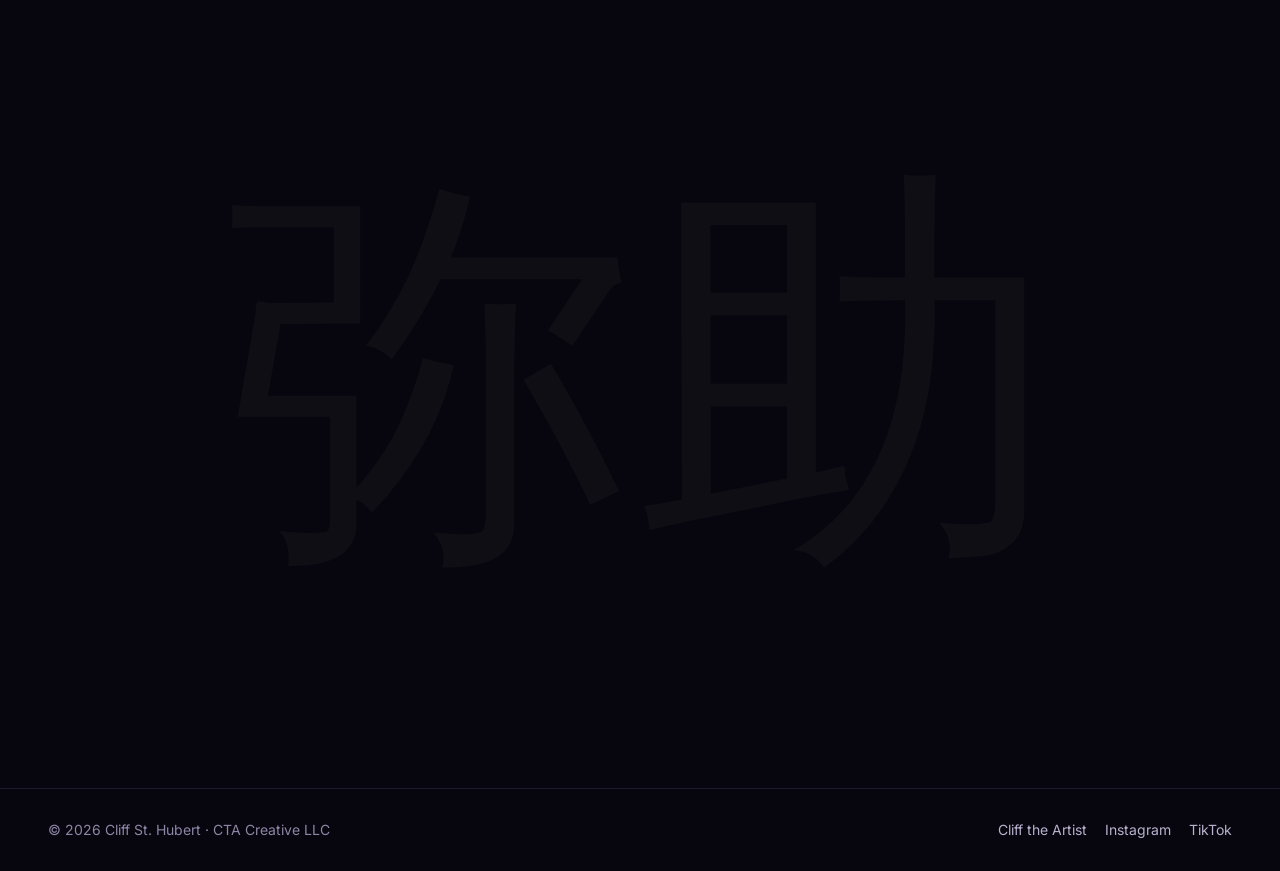
<file: yasuke.html>
<!DOCTYPE html>
<html lang="en">
<head>
<meta charset="utf-8">
<meta name="viewport" content="width=device-width, initial-scale=1">
<title>The Man They Called Yasuke · A novel by Cliff St. Hubert</title>
<meta name="description" content="In 1579, a man from Africa walked into Japan and changed history. The untold story of the African warrior who became samurai, a novel by Cliff St. Hubert.">
<link rel="canonical" href="https://clifftheartist.com/yasuke.html">
<meta property="og:type" content="book">
<meta property="og:site_name" content="Cliff the Artist">
<meta property="og:url" content="https://clifftheartist.com/yasuke.html">
<meta property="og:title" content="The Man They Called Yasuke · Cliff St. Hubert">
<meta property="og:description" content="The untold story of the African warrior who became samurai. A novel by Cliff St. Hubert.">
<meta property="og:image" content="https://clifftheartist.com/images/yasuke-cover.jpg">
<meta name="twitter:card" content="summary_large_image">
<meta name="twitter:title" content="The Man They Called Yasuke · Cliff St. Hubert">
<meta name="twitter:description" content="The untold story of the African warrior who became samurai. A novel by Cliff St. Hubert.">
<meta name="twitter:image" content="https://clifftheartist.com/images/yasuke-cover.jpg">
<script type="application/ld+json">{"@context":"https://schema.org","@type":"Book","name":"The Man They Called Yasuke","author":{"@type":"Person","name":"Cliff St. Hubert","url":"https://clifftheartist.com/"},"isbn":"9798199726320","numberOfPages":377,"bookFormat":"https://schema.org/Paperback","datePublished":"2026-06-04","inLanguage":"en","genre":"Historical fiction","image":"https://clifftheartist.com/images/yasuke-cover.jpg","url":"https://clifftheartist.com/yasuke.html","description":"In 1579, a man from Africa walked into Japan and changed history. The untold story of the African warrior who became samurai.","offers":{"@type":"Offer","url":"https://www.amazon.com/dp/B0H456PYZK","availability":"https://schema.org/InStock"}}</script>
<link rel="preconnect" href="https://fonts.googleapis.com">
<link rel="preconnect" href="https://fonts.gstatic.com" crossorigin>
<link href="https://fonts.googleapis.com/css2?family=Syne:wght@600;700;800&family=Inter:wght@400;500;600&family=Cormorant+Garamond:ital,wght@0,500;0,600;0,700;1,500&display=swap" rel="stylesheet">
<link rel="stylesheet" href="css/site.css">
<style>
/* Yasuke page: ink, paper and crimson, inside the site's dark frame */
.yk{--crimson:#C0392B;--crimson-hi:#E05A4B;--paper:#F3EEE4;--gold:#C9A45C}
.yk .serif{font-family:'Cormorant Garamond',Georgia,serif;letter-spacing:0}
.yk .eyebrow{color:var(--gold)}
.yk .btn-primary{background:linear-gradient(100deg,#B03226,#E05A4B);color:#fff;box-shadow:0 10px 40px -10px rgba(224,90,75,.6)}
.yk .btn-primary:hover{color:#fff;box-shadow:0 16px 50px -10px rgba(224,90,75,.85)}
.yk .btn-ghost:hover{border-color:var(--crimson-hi)}
.yk-red{color:var(--crimson-hi)}

.yk-hero{position:relative;min-height:100vh;display:flex;align-items:center;padding:130px 0 90px;overflow:hidden}
.yk-hero .ink{position:absolute;border-radius:50%;filter:blur(100px);pointer-events:none}
.yk-hero .ink.a{width:640px;height:640px;background:#7A1E16;opacity:.45;top:-200px;right:-140px;animation:float 16s ease-in-out infinite}
.yk-hero .ink.b{width:460px;height:460px;background:#3B2A12;opacity:.5;bottom:-160px;left:-120px;animation:float 20s ease-in-out infinite reverse}
.enso{position:absolute;right:6%;top:50%;width:min(62vw,720px);aspect-ratio:1;transform:translateY(-50%);opacity:.12;pointer-events:none}
.enso circle{fill:none;stroke:var(--paper);stroke-width:18;stroke-linecap:round;stroke-dasharray:1900 400;animation:draw 3.5s cubic-bezier(.4,0,.2,1) forwards}
@keyframes draw{from{stroke-dashoffset:2300}to{stroke-dashoffset:0}}
.yk-hero .wrap{position:relative;display:flex;flex-wrap:wrap;gap:64px;align-items:center}
.yk-copy{flex:999 1 520px;min-width:0;display:flex;flex-direction:column;gap:24px}
.yk-copy h1{font-family:'Cormorant Garamond',Georgia,serif;font-weight:700;font-size:clamp(46px,7vw,92px);line-height:.98;letter-spacing:0}
.yk-copy h1 small{display:block;font-size:.42em;font-weight:600;letter-spacing:.24em;text-transform:uppercase;color:var(--muted);margin-bottom:10px}
.yk-copy .tag{font-size:21px;color:var(--muted);max-width:560px}
.yk-copy .by{font-size:15px;letter-spacing:.2em;text-transform:uppercase;color:var(--gold)}
.badge-yk{align-self:flex-start;font-size:12px;font-weight:600;letter-spacing:.14em;text-transform:uppercase;padding:6px 14px;border-radius:999px;border:1px solid var(--crimson-hi);color:var(--crimson-hi)}

/* 3D book */
.book3d{flex:1 1 300px;max-width:380px;margin:0 auto;perspective:1400px}
.book3d .bk{position:relative;transform-style:preserve-3d;transform:rotateY(-24deg) rotateX(4deg);transition:transform .8s cubic-bezier(.2,.8,.2,1)}
.book3d:hover .bk{transform:rotateY(-8deg) rotateX(2deg)}
.book3d img{width:100%;border-radius:3px 8px 8px 3px;box-shadow:30px 40px 80px -20px rgba(0,0,0,.85),0 0 0 1px rgba(255,255,255,.06)}
.book3d .spine{position:absolute;top:0;left:0;width:36px;height:100%;transform-origin:left;transform:rotateY(90deg) translateZ(0);background:linear-gradient(90deg,#d9d2c4,#efe9de 40%,#cfc6b6);border-radius:3px 0 0 3px}
.book3d .pages{position:absolute;top:1.5%;right:-1px;width:34px;height:97%;transform-origin:right;transform:rotateY(90deg) translateX(34px);background:repeating-linear-gradient(90deg,#f4efe6 0 2px,#e2dccf 2px 3px)}
.book3d .shine{position:absolute;inset:0;border-radius:3px 8px 8px 3px;background:linear-gradient(105deg,rgba(255,255,255,.18),transparent 30%,transparent 70%,rgba(0,0,0,.18));pointer-events:none}

/* Story text */
.story{display:flex;flex-wrap:wrap;gap:64px}
.story .lead-col{flex:1 1 280px;min-width:0}
.story .lead-col h2{font-family:'Cormorant Garamond',Georgia,serif;font-weight:700;font-size:clamp(40px,5vw,64px);line-height:1.02;letter-spacing:0}
.story .text-col{flex:999 1 520px;min-width:0;display:flex;flex-direction:column;gap:22px}
.story .text-col p{font-size:19px;line-height:1.75;color:#D9D4E6}
.story .text-col p:first-child::first-letter{font-family:'Cormorant Garamond',Georgia,serif;float:left;font-size:4.6em;line-height:.8;padding:8px 12px 0 0;color:var(--crimson-hi);font-weight:700}
.pull{font-family:'Cormorant Garamond',Georgia,serif;font-style:italic;font-size:clamp(28px,3.4vw,40px);line-height:1.3;color:var(--paper);border-left:3px solid var(--crimson);padding-left:28px;margin:12px 0}

.details{display:grid;grid-template-columns:repeat(auto-fit,minmax(170px,1fr));gap:1px;margin:56px 0 0;border:1px solid var(--line);border-radius:18px;overflow:hidden;background:var(--line)}
.details div{background:var(--card);padding:20px 22px}
.details dt{font-size:12px;letter-spacing:.16em;text-transform:uppercase;color:var(--gold);margin-bottom:6px}
.details dd{margin:0;font-family:'Cormorant Garamond',Georgia,serif;font-size:24px;font-weight:700;color:var(--paper)}
/* Timeline */
.timeline{display:grid;grid-template-columns:repeat(auto-fit,minmax(220px,1fr));gap:20px}
.tl{background:var(--card);border:1px solid var(--line);border-radius:20px;padding:28px;display:flex;flex-direction:column;gap:10px;border-top:3px solid var(--crimson)}
.tl .yr{font-family:'Cormorant Garamond',Georgia,serif;font-size:44px;font-weight:700;color:var(--paper);line-height:1}
.tl p{color:var(--muted);font-size:16px}

/* Gallery */
.gallery{columns:3 280px;column-gap:20px}
.gallery figure{break-inside:avoid;margin:0 0 20px;border-radius:18px;overflow:hidden;background:var(--card);border:1px solid var(--line)}
.gallery figure img{width:100%;transition:transform .7s cubic-bezier(.2,.8,.2,1)}
.gallery figure:hover img{transform:scale(1.04)}
.gallery figcaption{padding:14px 18px;color:var(--muted);font-size:14px}
.gallery .ph{min-height:260px;border-radius:0}
.gallery .tall .ph{min-height:420px}
.ai-note{display:flex;flex-wrap:wrap;gap:20px;align-items:center;justify-content:space-between;margin-top:30px;padding:26px 30px;border-radius:20px;border:1px solid #3A2F55;background:var(--bg2)}
.ai-note p{color:var(--muted);max-width:720px}
.ai-note strong{color:var(--text)}

/* Author */
.author{display:flex;flex-wrap:wrap;gap:56px;align-items:center}
.author .photo{flex:0 0 260px;max-width:260px;aspect-ratio:4/5;border-radius:24px;overflow:hidden;border:1px solid #3A2F55;margin:0 auto}
.author .photo .ph{border-radius:24px}
.author .bio{flex:999 1 460px;min-width:0;display:flex;flex-direction:column;gap:18px}
.author .bio h2{font-family:'Cormorant Garamond',Georgia,serif;font-weight:700;font-size:clamp(40px,5vw,60px);letter-spacing:0}
.author .bio p{color:#D9D4E6;font-size:18px;line-height:1.7}
.sig{font-family:'Cormorant Garamond',Georgia,serif;font-style:italic;font-size:28px;color:var(--gold)}

/* Notify */
.notify{text-align:center;padding:130px 0;position:relative;overflow:hidden}
.notify h2{font-family:'Cormorant Garamond',Georgia,serif;font-weight:700;font-size:clamp(46px,8vw,104px);line-height:.95;letter-spacing:0}
.notify p{color:var(--muted);font-size:19px;max-width:560px;margin:24px auto 34px}
.notify .ctas{display:flex;flex-wrap:wrap;gap:14px;justify-content:center}
.kanji{font-family:'Cormorant Garamond',serif;font-size:min(42vw,420px);position:absolute;left:50%;top:50%;transform:translate(-50%,-50%);color:rgba(243,238,228,.035);pointer-events:none;line-height:1;white-space:nowrap}

/* Trailer */
.trailer{display:flex;flex-wrap:wrap;gap:56px;align-items:center}
.trailer .tv{flex:0 1 380px;margin:0 auto;position:relative;border-radius:22px;overflow:hidden;border:1px solid #3A2F55;box-shadow:0 40px 100px -30px rgba(224,90,75,.45);aspect-ratio:2/3;background:#000}
.trailer .tv video{width:100%;height:100%;object-fit:cover;display:block}
.trailer .tv .play{position:absolute;inset:0;display:grid;place-items:center;background:rgba(0,0,0,.25);border:0;cursor:pointer;color:#fff;transition:opacity .4s}
.trailer .tv .play span{width:84px;height:84px;border-radius:50%;background:linear-gradient(100deg,#B03226,#E05A4B);display:grid;place-items:center;box-shadow:0 10px 40px -6px rgba(224,90,75,.8)}
.trailer .tv.playing .play{opacity:0;pointer-events:none}
.trailer .copy{flex:999 1 420px;min-width:0;display:flex;flex-direction:column;gap:20px}
.trailer .copy h2{font-family:'Cormorant Garamond',Georgia,serif;font-weight:700;font-size:clamp(40px,5vw,64px);line-height:1.02}
.trailer .copy p{color:#D9D4E6;font-size:19px;line-height:1.7}

/* Chapters: sticky cinematic panels */
.chapters{position:relative;background:#050307}
.chap{position:relative;height:170vh}
.chap .stage{position:sticky;top:0;height:100vh;overflow:hidden;display:flex;align-items:center}
.chap .bgblur{position:absolute;inset:-60px;background-size:cover;background-position:center;filter:blur(40px) brightness(.35) saturate(1.2);transform:scale(1.1)}
.chap .stage::after{content:"";position:absolute;inset:0;background:radial-gradient(ellipse at center,transparent 30%,rgba(5,3,7,.85) 100%);pointer-events:none}
.chap .inner{position:relative;z-index:1;width:100%;max-width:1200px;margin:0 auto;padding:0 28px;display:flex;align-items:center;gap:64px}
.chap:nth-child(even) .inner{flex-direction:row-reverse}
.chap .frame{flex:0 0 auto;height:min(80vh,760px);aspect-ratio:2/3;border-radius:20px;overflow:hidden;box-shadow:0 50px 120px -30px rgba(0,0,0,.9),0 0 0 1px rgba(255,255,255,.07);transform:scale(.94);opacity:.4;transition:transform 1.2s cubic-bezier(.2,.8,.2,1),opacity 1.2s}
.chap .frame img,.chap .frame video{width:100%;height:100%;object-fit:cover;display:block}
.chap .frame img.kb{animation:kb 18s ease-in-out infinite alternate}
@keyframes kb{from{transform:scale(1)}to{transform:scale(1.12) translateY(-2%)}}
.chap .cap{flex:1 1 auto;min-width:0;opacity:0;transform:translateY(40px);transition:opacity 1s .2s,transform 1.2s .2s cubic-bezier(.2,.8,.2,1)}
.chap.on .frame{transform:none;opacity:1}
.chap.on .cap{opacity:1;transform:none}
.chap .num{font-family:'Cormorant Garamond',Georgia,serif;font-size:clamp(70px,9vw,140px);line-height:.8;color:rgba(224,90,75,.22);font-weight:700}
.chap .lbl{font-size:13px;letter-spacing:.24em;text-transform:uppercase;color:var(--gold);margin:14px 0 18px}
.chap blockquote{margin:0;font-family:'Cormorant Garamond',Georgia,serif;font-size:clamp(30px,3.8vw,54px);line-height:1.15;color:var(--paper);font-weight:600}
.chap blockquote em{color:var(--crimson-hi);font-style:italic}
.chap-end{text-align:center;padding:110px 0 120px;background:linear-gradient(#050307,var(--bg))}
.chap-end h3{font-family:'Cormorant Garamond',Georgia,serif;font-size:clamp(34px,4.6vw,58px);line-height:1.1;font-weight:700;max-width:820px;margin:0 auto 30px}
@media (max-width:820px){
  .chap{height:150vh}
  .chap .inner,.chap:nth-child(even) .inner{flex-direction:column;justify-content:flex-end;height:100%;padding:0;gap:0}
  .chap .frame{position:absolute;inset:0;height:100%;width:100%;aspect-ratio:auto;border-radius:0;box-shadow:none}
  .chap .frame::after{content:"";position:absolute;inset:0;background:linear-gradient(transparent 40%,rgba(5,3,7,.92))}
  .chap .frame{position:absolute}
  .chap .cap{flex:0 0 auto;position:relative;z-index:2;padding:0 24px 12vh;text-shadow:0 2px 18px rgba(0,0,0,.8)}
  .chap .frame{transform:scale(1.04)}
}

/* Gallery lightbox */
.gallery figure{cursor:zoom-in}
.lb{position:fixed;inset:0;z-index:200;background:rgba(5,3,8,.94);display:none;align-items:center;justify-content:center;padding:4vh 4vw;flex-direction:column;gap:14px}
.lb.open{display:flex}
.lb img{max-height:84vh;max-width:92vw;border-radius:14px;box-shadow:0 30px 90px rgba(0,0,0,.8)}
.lb p{color:var(--muted);font-size:15px;text-align:center;max-width:640px}
.lb button{position:absolute;background:rgba(255,255,255,.08);border:1px solid rgba(255,255,255,.15);color:#fff;width:52px;height:52px;border-radius:50%;font-size:22px;cursor:pointer}
.lb .x{top:22px;right:22px}.lb .pv{left:22px;top:50%}.lb .nx{right:22px;top:50%}
.hist{display:flex;flex-wrap:wrap;gap:40px;align-items:center;margin-top:40px}
.hist figure{flex:0 0 220px;margin:0 auto;border-radius:18px;overflow:hidden;border:1px solid var(--line);background:var(--card)}
.hist figure img{width:100%;display:block;filter:sepia(.15)}
.hist figcaption{padding:12px 16px;font-size:13px;color:var(--muted)}
.hist .timeline{flex:999 1 520px;min-width:0}
@media (prefers-reduced-motion: reduce){.chap .frame,.chap .cap{opacity:1;transform:none;transition:none}.chap .frame img.kb{animation:none}}
</style>
</head>
<body class="yk">
<a class="skip" href="#main">Skip to content</a>

<header class="nav" id="nav">
  <div class="wrap">
    <a class="logo" href="index.html">CLIFF<span>·</span>THE ARTIST</a>
    <button class="menu-btn" aria-expanded="false" aria-controls="links">Menu</button>
    <nav class="links" id="links" aria-label="Main">
      <a href="#trailer">Trailer</a>
      <a href="#story">The story</a>
      <a href="#art">Story art</a>
      <a href="#author">The author</a>
      <a href="index.html">Home</a>
      <a class="btn btn-primary" href="https://www.amazon.com/dp/B0H456PYZK">Buy the book</a>
    </nav>
  </div>
</header>

<main id="main">

<!-- HERO -->
<section class="yk-hero">
  <div class="ink a"></div><div class="ink b"></div><div class="grain"></div>
  <svg class="enso" viewBox="0 0 800 800" aria-hidden="true"><circle cx="400" cy="400" r="340" transform="rotate(-70 400 400)"/></svg>
  <div class="wrap">
    <div class="yk-copy">
      <span class="badge-yk">Available now</span>
      <h1><small>The Man They Called</small>Yasuke</h1>
      <p class="tag">The untold story of the African warrior who became samurai. A novel of Japan, love, and identity in the age of war and transformation.</p>
      <p class="by">A novel by Cliff St. Hubert</p>
      <div class="btn-row" style="display:flex;flex-wrap:wrap;gap:14px">
        <a class="btn btn-primary" href="https://www.amazon.com/dp/B0H456PYZK">Buy on Amazon</a>
        <a class="btn btn-ghost" href="#story">Read about the story</a>
      </div>
    </div>
    <div class="book3d" aria-label="Book cover: The Man They Called Yasuke">
      <div class="bk">
        <img src="images/yasuke-cover.jpg" alt="Cover of The Man They Called Yasuke by Cliff St. Hubert: a samurai in ink wash behind a black enso circle and a katana">
        <div class="spine"></div><div class="pages"></div><div class="shine"></div>
      </div>
    </div>
  </div>
</section>


<!-- TRAILER -->
<section class="sec" id="trailer">
  <div class="wrap trailer">
    <div class="tv reveal">
      <video id="trailerVid" src="video/yasuke/trailer.mp4" poster="video/yasuke/trailer.jpg" playsinline muted preload="none"></video>
      <button class="play" aria-label="Play the trailer"><span><svg width="30" height="30" viewBox="0 0 24 24" fill="#fff" aria-hidden="true"><path d="M8 5v14l11-7z"/></svg></span></button>
    </div>
    <div class="copy">
      <p class="eyebrow reveal">The trailer</p>
      <h2 class="reveal d1">Forty seconds in his world.</h2>
      <p class="reveal d2">From the hold of a slave ship to the court of Oda Nobunaga. Watch the story unfold, then read the rest.</p>
      <div class="reveal d3" style="display:flex;flex-wrap:wrap;gap:14px"><a class="btn btn-primary" href="https://www.amazon.com/dp/B0H456PYZK">Buy on Amazon</a><a class="btn btn-ghost" href="#art">See the story art</a></div>
    </div>
  </div>
</section>

<!-- STORY -->
<section class="sec" id="story" style="background:var(--bg2);border-top:1px solid #1E1730;border-bottom:1px solid #1E1730">
  <div class="wrap story">
    <div class="lead-col">
      <p class="eyebrow reveal">The story</p>
      <h2 class="reveal d1" style="margin-top:14px">A stranger in a country at war.</h2>
    </div>
    <div class="text-col">
      <p class="reveal">In 1579, a man from Africa walked into Japan and changed history. His name was Yasuke.</p>
      <p class="reveal">Taken from his homeland and carried across oceans by forces beyond his control, Yasuke arrives in a Japan consumed by war. The country is fractured. Daimyō wage endless battles for power. Samurai live and die by the sword. And at the center of the chaos stands the most feared man in Japan: Oda Nobunaga.</p>
      <p class="reveal">What begins as curiosity soon becomes something far more dangerous. Nobunaga sees in Yasuke not a servant… but a warrior. As kingdoms burn and armies collide, Yasuke rises from outsider to samurai, standing beside one of the most powerful men Japan has ever known.</p>
      <blockquote class="pull reveal">But power always demands a price.</blockquote>
      <p class="reveal">As war spreads across the nation, Yasuke is forced to confront impossible questions. What does loyalty become when it is soaked in blood? Can a man ever truly belong in a world determined to make him a symbol? And who are you when every nation, every empire, every master tries to decide your identity for you?</p>
      <p class="reveal">Blending brutal Sengoku-era warfare with intimate human emotion, this sweeping historical epic reimagines the life of the legendary African samurai with cinematic intensity and profound humanity.</p>
      <p class="reveal"><strong>This is not the story of a weapon. It is the story of a man fighting to remain himself in a world determined to turn him into something else.</strong></p>
      <p class="reveal" style="color:var(--gold)">For readers of <em>Shōgun</em>, <em>Musashi</em>, and epic historical fiction rooted in real history, honor, identity, war, and survival.</p>
    </div>
  </div>
  <div class="wrap">
    <dl class="details reveal">
      <div><dt>Format</dt><dd>Paperback</dd></div>
      <div><dt>Pages</dt><dd>377</dd></div>
      <div><dt>Published</dt><dd>June 4, 2026</dd></div>
      <div><dt>Publisher</dt><dd>Independently published</dd></div>
      <div><dt>ISBN-13</dt><dd>979-8199726320</dd></div>
    </dl>
    <div style="display:flex;flex-wrap:wrap;gap:14px;margin-top:28px" class="reveal"><a class="btn btn-primary" href="https://www.amazon.com/dp/B0H456PYZK">Buy the paperback on Amazon</a></div>
  </div>
</section>



<div class="chap-end"><div class="wrap"><h3 class="reveal">This is not the story of a weapon. It is the story of <span class="yk-red">a man.</span></h3><div class="reveal d1" style="display:flex;flex-wrap:wrap;gap:14px;justify-content:center"><a class="btn btn-primary" href="https://www.amazon.com/dp/B0H456PYZK">Read the whole story</a><a class="btn btn-ghost" href="#art">See the story art</a></div></div></div>

<!-- HISTORY -->
<section class="sec">
  <div class="wrap">
    <div class="sec-head">
      <div>
        <p class="eyebrow reveal">Inspired by history</p>
        <h2 class="reveal d1 serif" style="margin-top:14px;text-transform:none;font-family:'Cormorant Garamond',Georgia,serif">The real Yasuke</h2>
      </div>
      <p class="reveal d2">The novel is fiction, built on the documented life of a real man.</p>
    </div>
    <div class="hist">
    <figure class="reveal"><img src="images/yasuke/nobunaga-historical.jpg" alt="16th-century Japanese portrait of Oda Nobunaga" loading="lazy"><figcaption>Oda Nobunaga in a 16th-century portrait. Public domain.</figcaption></figure>
    <div class="timeline">
      <div class="tl reveal"><span class="yr">1579</span><p>Arrives in Japan with the Jesuit mission of Alessandro Valignano.</p></div>
      <div class="tl reveal d1"><span class="yr">1581</span><p>Meets Oda Nobunaga in Kyoto and enters his service.</p></div>
      <div class="tl reveal d2"><span class="yr">1582</span><p>Is with Nobunaga's forces during the betrayal at Honnō-ji.</p></div>
    </div>
    </div>
  </div>
</section>


<!-- STORY ART -->
<section class="sec" id="art" style="background:var(--bg2);border-top:1px solid #1E1730;border-bottom:1px solid #1E1730">
  <div class="wrap">
    <div class="sec-head">
      <div><p class="eyebrow reveal">Story art</p><h2 class="reveal d1" style="margin-top:14px;font-family:'Cormorant Garamond',Georgia,serif;text-transform:none">Scenes from the novel</h2></div>
      <p class="reveal d2">Tap any image to see it full size.</p>
    </div>
    <div class="gallery">
      <figure class="reveal "><img src="video/yasuke/chains.jpg" alt="The hold of the ship. Taken from his homeland." loading="lazy"><figcaption>The hold of the ship. Taken from his homeland.</figcaption></figure>
      <figure class="reveal "><img src="images/yasuke/goa.jpg" alt="Goa. The road to Japan begins in chains." loading="lazy"><figcaption>Goa. The road to Japan begins in chains.</figcaption></figure>
      <figure class="reveal tall"><img src="images/yasuke/washing.jpg" alt="Before the court of Oda Nobunaga." loading="lazy"><figcaption>Before the court of Oda Nobunaga.</figcaption></figure>
      <figure class="reveal "><img src="images/yasuke/washing-back.jpg" alt="Scrubbed in front of Nobunaga, who could not believe the color was real." loading="lazy"><figcaption>Scrubbed in front of Nobunaga, who could not believe the color was real.</figcaption></figure>
      <figure class="reveal "><img src="images/yasuke/crowd.jpg" alt="Kyoto. A city that had never seen a man like him." loading="lazy"><figcaption>Kyoto. A city that had never seen a man like him.</figcaption></figure>
      <figure class="reveal tall"><img src="images/yasuke/profile.jpg" alt="Armor of a samurai." loading="lazy"><figcaption>Armor of a samurai.</figcaption></figure>
      <figure class="reveal "><img src="video/yasuke/swords.jpg" alt="Steel in the dark." loading="lazy"><figcaption>Steel in the dark.</figcaption></figure>
      <figure class="reveal tall"><img src="images/yasuke/ayame.jpg" alt="A meeting in the garden at night." loading="lazy"><figcaption>A meeting in the garden at night.</figcaption></figure>
      <figure class="reveal "><img src="images/yasuke/bamboo.jpg" alt="The procession through the bamboo." loading="lazy"><figcaption>The procession through the bamboo.</figcaption></figure>
      <figure class="reveal tall"><img src="images/yasuke/helmet.jpg" alt="The man they called Yasuke." loading="lazy"><figcaption>The man they called Yasuke.</figcaption></figure>
      <figure class="reveal "><img src="video/yasuke/captured.jpg" alt="But power always demands a price." loading="lazy"><figcaption>But power always demands a price.</figcaption></figure>
      <figure class="reveal tall"><img src="images/yasuke/nobunaga.jpg" alt="Oda Nobunaga, the most feared man in Japan." loading="lazy"><figcaption>Oda Nobunaga, the most feared man in Japan.</figcaption></figure>
    </div>
    <div class="ai-note reveal"><p><strong>About these images.</strong> The author created these scenes with AI image and video tools as companions to the novel. They are artistic interpretations, not historical records.</p><a class="btn btn-primary" href="https://www.amazon.com/dp/B0H456PYZK">Get the book</a></div>
  </div>
</section>
<div class="lb" id="lb" role="dialog" aria-modal="true" aria-label="Story art viewer"><button class="x" aria-label="Close">&times;</button><button class="pv" aria-label="Previous">&#8249;</button><img alt=""><p></p><button class="nx" aria-label="Next">&#8250;</button></div>

<!-- AUTHOR -->
<section class="sec" id="author">
  <div class="wrap author">
    
    <div class="bio">
      <p class="eyebrow reveal">About the author</p>
      <h2 class="reveal d1">Cliff St. Hubert</h2>
      <p class="reveal d2">Cliff St. Hubert is a Miami-based writer, visual artist and television producer at Island TV. He writes historical and speculative fiction about people history tried to overlook, and brings a producer's eye for the cinematic to every page.</p>
      <p class="reveal d2">He is also the founder of 3rd I AI, a creative studio built for independent storytellers and diaspora creators. His novels include <em>The Man They Called Yasuke</em>, the result of years of research and writing, and <a href="gaza.html"><em>The Last Prophet of Gaza</em></a>.</p>
      <p class="sig reveal d3">Cliff St. Hubert</p>
    </div>
  </div>
</section>

<!-- NOTIFY -->
<section class="notify" id="buy">
  <span class="kanji" aria-hidden="true">弥助</span>
  <div class="wrap" style="position:relative">
    <p class="eyebrow reveal">Available now</p>
    <h2 class="reveal d1" style="margin-top:18px">Get your<br><span class="yk-red">copy today.</span></h2>
    <p class="reveal d2">Available now on Amazon. Want a signed copy, a book club visit or an interview? Message me.</p>
    <div class="ctas reveal d3">
      <a class="btn btn-primary" href="https://www.amazon.com/dp/B0H456PYZK">Buy on Amazon</a>
      <a class="btn btn-ghost" href="https://wa.me/17865370675?text=Hi%20Cliff%2C%20I%27m%20reaching%20out%20about%20The%20Man%20They%20Called%20Yasuke">Contact the author</a>
    </div>
    <p class="details reveal d3" style="margin-top:28px;color:var(--dim);font-size:15px">(786) 537-0675 · info@clifftheartist.com</p>
  </div>
</section>

</main>

<footer class="site">
  <div class="wrap">
    <span>© 2026 Cliff St. Hubert · CTA Creative LLC</span>
    <span><a href="index.html">Cliff the Artist</a><a href="https://www.instagram.com/cliff_the_artist/">Instagram</a><a href="https://www.tiktok.com/@clifftheartist">TikTok</a></span>
  </div>
</footer>

<script>
(function(){
  var nav=document.getElementById('nav');
  var onScroll=function(){nav.classList.toggle('scrolled',window.scrollY>30)};
  window.addEventListener('scroll',onScroll,{passive:true});onScroll();
  var btn=document.querySelector('.menu-btn'),links=document.getElementById('links');
  btn.addEventListener('click',function(){var o=links.classList.toggle('open');btn.setAttribute('aria-expanded',String(o))});
  links.addEventListener('click',function(e){if(e.target.tagName==='A'){links.classList.remove('open');btn.setAttribute('aria-expanded','false')}});
  var reduce=window.matchMedia('(prefers-reduced-motion: reduce)').matches;
  var els=document.querySelectorAll('.reveal');
  if('IntersectionObserver' in window&&!reduce){
    var io=new IntersectionObserver(function(es){es.forEach(function(e){if(e.isIntersecting){e.target.classList.add('in');io.unobserve(e.target)}})},{threshold:.12});
    els.forEach(function(el){io.observe(el)});
  } else {els.forEach(function(el){el.classList.add('in')})}
  // Trailer
  var tv=document.querySelector('.trailer .tv'),tvid=document.getElementById('trailerVid');
  if(tv){tv.querySelector('.play').addEventListener('click',function(){tvid.controls=true;tvid.play();tv.classList.add('playing')});
    tvid.addEventListener('ended',function(){tv.classList.remove('playing');tvid.controls=false})}
  // Chapters: reveal and play clips only while on screen
  var chaps=document.querySelectorAll('.chap');
  if('IntersectionObserver' in window){
    var co=new IntersectionObserver(function(es){es.forEach(function(e){
      var c=e.target,v=c.querySelector('video');
      if(e.isIntersecting){c.classList.add('on');if(v&&!reduce){if(!v.src)v.src=v.dataset.src;var pr=v.play();if(pr&&pr.catch)pr.catch(function(){})}}
      else{c.classList.remove('on');if(v)v.pause()}
    })},{threshold:.35});
    chaps.forEach(function(c){co.observe(c)});
  } else chaps.forEach(function(c){c.classList.add('on')});
  // Lightbox
  var figs=[].slice.call(document.querySelectorAll('#art .gallery figure')),lb=document.getElementById('lb'),li=0;
  if(lb){var limg=lb.querySelector('img'),lcap=lb.querySelector('p');
    var show=function(i){li=(i+figs.length)%figs.length;var im=figs[li].querySelector('img');limg.src=im.src;limg.alt=im.alt;lcap.textContent=figs[li].querySelector('figcaption').textContent;lb.classList.add('open')};
    figs.forEach(function(f,i){f.tabIndex=0;f.addEventListener('click',function(){show(i)});f.addEventListener('keydown',function(e){if(e.key==='Enter')show(i)})});
    lb.querySelector('.x').onclick=function(){lb.classList.remove('open')};
    lb.querySelector('.pv').onclick=function(e){e.stopPropagation();show(li-1)};
    lb.querySelector('.nx').onclick=function(e){e.stopPropagation();show(li+1)};
    lb.addEventListener('click',function(e){if(e.target===lb)lb.classList.remove('open')});
    document.addEventListener('keydown',function(e){if(!lb.classList.contains('open'))return;if(e.key==='Escape')lb.classList.remove('open');if(e.key==='ArrowRight')show(li+1);if(e.key==='ArrowLeft')show(li-1)});
  }

})();
</script>
<script src="https://front-desk-production-c25a8715.up.railway.app/widget.js" data-business="cliff-the-artist" defer></script>
</body>
</html>
</file>
<file: css/site.css>
:root{
  --bg:#07050D; --bg2:#0D0916; --card:#130E20; --line:#2A2140;
  --text:#F5F3FF; --muted:#B9B2CF; --dim:#8E86A6;
  --violet:#8B5CF6; --lilac:#A78BFA; --magenta:#E879F9;
  --grad:linear-gradient(100deg,#A78BFA 0%,#E879F9 55%,#F0ABFC 100%);
  --max:1240px;
}
*{box-sizing:border-box}
html{scroll-behavior:smooth}
body{margin:0;background:var(--bg);color:var(--text);font-family:Inter,system-ui,sans-serif;font-size:17px;line-height:1.6;-webkit-font-smoothing:antialiased;overflow-x:hidden}
img,video{max-width:100%;display:block}
a{color:var(--lilac)} a:hover{color:var(--magenta)}
h1,h2,h3{font-family:Syne,Inter,sans-serif;margin:0;line-height:1.02;letter-spacing:-.01em}
p{margin:0}
.wrap{max-width:var(--max);margin:0 auto;padding:0 28px}
.eyebrow{font-size:13px;font-weight:600;letter-spacing:.22em;text-transform:uppercase;color:var(--lilac)}
.grad-text{background:var(--grad);-webkit-background-clip:text;background-clip:text;color:transparent}
.skip{position:absolute;left:-999px;top:8px;background:var(--violet);color:#fff;padding:8px 14px;border-radius:8px;z-index:200}
.skip:focus{left:8px}
:focus-visible{outline:3px solid var(--magenta);outline-offset:3px}

/* Buttons */
.btn{display:inline-flex;align-items:center;justify-content:center;gap:10px;min-height:52px;padding:0 28px;border-radius:999px;font-weight:600;text-decoration:none;font-size:16px;border:1px solid transparent;transition:transform .25s,box-shadow .25s,background .25s}
.btn-primary{background:var(--grad);color:#14081F;box-shadow:0 10px 40px -10px rgba(232,121,249,.6)}
.btn-primary:hover{color:#14081F;transform:translateY(-2px);box-shadow:0 16px 50px -10px rgba(232,121,249,.8)}
.btn-ghost{border-color:#4A3D68;color:var(--text);background:transparent;cursor:pointer;font-family:inherit}
.btn-ghost:hover{border-color:var(--magenta);color:var(--text)}

/* Nav */
.nav{position:fixed;inset:0 0 auto 0;z-index:100;transition:background .3s,border-color .3s;border-bottom:1px solid transparent}
.nav.scrolled{background:rgba(7,5,13,.82);backdrop-filter:blur(14px);border-color:#1E1730}
.nav .wrap{display:flex;align-items:center;justify-content:space-between;min-height:78px;gap:16px}
.logo{font-family:Syne,sans-serif;font-weight:800;font-size:20px;letter-spacing:.06em;color:var(--text);text-decoration:none}
.logo span{color:var(--magenta)}
.links{display:flex;align-items:center;gap:4px}
.links a{color:var(--muted);text-decoration:none;font-weight:500;font-size:15px;padding:10px 14px;border-radius:999px}
.links a:hover{color:var(--text);background:#1A1329}
.links .btn{min-height:44px;padding:0 20px;margin-left:8px;color:#14081F}
.menu-btn{display:none;background:none;border:1px solid #3A2F55;color:var(--text);border-radius:999px;min-height:44px;padding:0 18px;font:inherit}
@media (max-width:820px){
  .menu-btn{display:inline-flex;align-items:center}
  .links{display:none;position:absolute;top:78px;left:0;right:0;flex-direction:column;align-items:stretch;background:rgba(7,5,13,.97);padding:12px 20px 24px;border-bottom:1px solid #1E1730}
  .links.open{display:flex}
  .links a{padding:14px}
  .links .btn{margin:8px 0 0}
}

/* Hero */
.hero{position:relative;min-height:100vh;display:flex;align-items:center;overflow:hidden;padding:120px 0 80px}
.orb{position:absolute;border-radius:50%;filter:blur(90px);opacity:.55;pointer-events:none}
.orb.o1{width:620px;height:620px;background:#6D28D9;top:-160px;right:-120px;animation:float 14s ease-in-out infinite}
.orb.o2{width:480px;height:480px;background:#C026D3;bottom:-180px;left:-120px;animation:float 18s ease-in-out infinite reverse;opacity:.4}
.orb.o3{width:300px;height:300px;background:#4F46E5;top:40%;left:45%;animation:float 11s ease-in-out infinite;opacity:.3}
@keyframes float{0%,100%{transform:translate(0,0) scale(1)}50%{transform:translate(-40px,30px) scale(1.08)}}
.cursor-glow{position:absolute;width:520px;height:520px;border-radius:50%;background:radial-gradient(circle,rgba(232,121,249,.18),transparent 65%);pointer-events:none;transform:translate(-50%,-50%);left:50%;top:50%;transition:left .15s linear,top .15s linear}
.grain{position:absolute;inset:0;opacity:.07;pointer-events:none;background-image:url("data:image/svg+xml,%3Csvg xmlns='http://www.w3.org/2000/svg' width='160' height='160'%3E%3Cfilter id='n'%3E%3CfeTurbulence type='fractalNoise' baseFrequency='.9' numOctaves='3'/%3E%3C/filter%3E%3Crect width='100%25' height='100%25' filter='url(%23n)'/%3E%3C/svg%3E")}
.hero .wrap{position:relative;display:flex;flex-wrap:wrap;align-items:center;gap:48px;width:100%}
.hero-copy{flex:999 1 560px;min-width:0;display:flex;flex-direction:column;gap:28px;container-type:inline-size}
.hero h1{font-size:clamp(40px,7vw,112px);font-size:clamp(34px,11cqi,112px);font-weight:800;text-transform:uppercase;line-height:.98;white-space:nowrap}
.hero h1 .line{display:block;overflow:hidden;padding:0 .08em .04em 0}
.hero h1 .line span{display:inline-block;transform:translateY(105%);animation:rise .9s cubic-bezier(.2,.8,.2,1) forwards}
.hero h1 .line:nth-child(2) span{animation-delay:.12s}
.hero h1 .line:nth-child(3) span{animation-delay:.24s}
.hero h1 .outline{color:transparent;-webkit-text-stroke:2px var(--lilac)}
@keyframes rise{to{transform:translateY(0)}}
.hero .lead{font-size:20px;color:var(--muted);max-width:560px;opacity:0;animation:fade 1s .5s forwards}
.hero .ctas{display:flex;flex-wrap:wrap;gap:14px;opacity:0;animation:fade 1s .7s forwards}
@keyframes fade{to{opacity:1}}
/* Hero: floating drawing reel in a glowing glass frame */
@property --ang{syntax:'<angle>';inherits:false;initial-value:0deg}
.hero-stage{flex:1 1 360px;min-width:0;display:flex;justify-content:center;perspective:1400px;opacity:0;animation:fade 1.2s .5s forwards}
.vfloat{position:relative;display:block;width:min(100%,380px);color:#fff;text-decoration:none;animation:floaty 7s ease-in-out infinite}
.vfloat:hover{color:#fff}
@keyframes floaty{0%,100%{transform:translateY(0)}50%{transform:translateY(-16px)}}
.vp{position:relative;display:block;aspect-ratio:4/5;border-radius:30px;
  transform:rotateY(var(--ry,-14deg)) rotateX(var(--rx,5deg));transition:transform .9s cubic-bezier(.2,.8,.2,1)}
.vfloat:hover .vp{--ry:-3deg;--rx:2deg}
/* rotating light ring + its bloom */
.vp-ring,.vp-glow{position:absolute;inset:-2px;border-radius:32px;
  background:conic-gradient(from var(--ang),#A78BFA,#E879F9 18%,transparent 34%,transparent 50%,#8B5CF6 66%,#F0ABFC 82%,#A78BFA);animation:spin 6s linear infinite}
.vp-glow{inset:-2px;background:none;animation:none;box-shadow:0 0 40px 4px rgba(168,85,247,.55),0 0 110px 10px rgba(232,121,249,.28)}
@keyframes spin{to{--ang:360deg}}
/* glass bezel + screen */
.vp-screen{position:absolute;inset:2px;border-radius:28px;overflow:hidden;background:#07050D;
  box-shadow:inset 0 0 0 9px #0B0814,inset 0 0 0 10px rgba(255,255,255,.08),0 60px 120px -40px rgba(0,0,0,.9)}
.vp-screen video{position:absolute;inset:10px;width:calc(100% - 20px);height:calc(100% - 20px);object-fit:cover;border-radius:20px}
.vp-screen::after{content:"";position:absolute;inset:10px;border-radius:20px;pointer-events:none;
  background:linear-gradient(115deg,rgba(255,255,255,.14),transparent 28%),linear-gradient(0deg,rgba(7,5,13,.55),transparent 30%),radial-gradient(ellipse at center,transparent 60%,rgba(7,5,13,.45))}
.vp-sweep{position:absolute;top:0;bottom:0;left:-60%;width:40%;z-index:2;pointer-events:none;
  background:linear-gradient(100deg,transparent,rgba(255,255,255,.18),transparent);transform:skewX(-18deg);animation:sweep 7s ease-in-out infinite}
@keyframes sweep{0%,70%{left:-60%}100%{left:130%}}
/* viewfinder details */
.vp-corners i{position:absolute;z-index:3;width:22px;height:22px;border:2px solid rgba(255,255,255,.75)}
.vp-corners i:nth-child(1){top:24px;left:24px;border-right:0;border-bottom:0;border-top-left-radius:6px}
.vp-corners i:nth-child(2){top:24px;right:24px;border-left:0;border-bottom:0;border-top-right-radius:6px}
.vp-corners i:nth-child(3){bottom:24px;left:24px;border-right:0;border-top:0;border-bottom-left-radius:6px}
.vp-corners i:nth-child(4){bottom:24px;right:24px;border-left:0;border-top:0;border-bottom-right-radius:6px}
.vp-hud{position:absolute;z-index:3;left:32px;right:32px;top:33px;display:flex;justify-content:space-between;font:600 12px/1 ui-monospace,SFMono-Regular,Menlo,monospace;letter-spacing:.14em;color:rgba(255,255,255,.9);text-shadow:0 1px 6px rgba(0,0,0,.6)}
.vp-hud .dot{display:inline-block;width:8px;height:8px;border-radius:50%;background:#FF4D6D;margin-right:7px;vertical-align:-1px;animation:blink 1.2s steps(2,start) infinite}
@keyframes blink{to{visibility:hidden}}
.vp-bar{position:absolute;z-index:3;left:10px;right:10px;bottom:10px;height:3px;border-radius:0 0 20px 20px;overflow:hidden;background:rgba(255,255,255,.1)}
.vp-bar b{display:block;height:100%;width:0;background:var(--grad)}
/* floor glow + label */
.vp-floor{position:absolute;left:10%;right:10%;bottom:-58px;height:40px;border-radius:50%;background:radial-gradient(ellipse,rgba(232,121,249,.55),transparent 70%);filter:blur(14px);animation:floorPulse 7s ease-in-out infinite}
@keyframes floorPulse{0%,100%{opacity:.9;transform:scaleX(1)}50%{opacity:.5;transform:scaleX(.85)}}
.vp-label{display:block;text-align:center;margin-top:72px;font-size:12px;letter-spacing:.24em;text-transform:uppercase;color:var(--muted)}
.ph{width:100%;height:100%;display:flex;align-items:center;justify-content:center;text-align:center;padding:18px;color:var(--dim);font-size:14px;background:linear-gradient(160deg,#1B1430,#120C1F);border:1px dashed #4A3D68;border-radius:inherit}
.scroll-cue{position:absolute;bottom:28px;left:50%;transform:translateX(-50%);font-size:12px;letter-spacing:.25em;color:var(--dim);text-transform:uppercase}
.scroll-cue::after{content:"";display:block;width:1px;height:40px;margin:10px auto 0;background:linear-gradient(var(--lilac),transparent);animation:cue 2s infinite}
@keyframes cue{0%{transform:scaleY(0);transform-origin:top}50%{transform:scaleY(1);transform-origin:top}51%{transform-origin:bottom}100%{transform:scaleY(0);transform-origin:bottom}}

/* Marquee */
.marquee{border-top:1px solid #1E1730;border-bottom:1px solid #1E1730;background:var(--bg2);overflow:hidden;padding:22px 0}
.marquee-track{display:flex;gap:48px;width:max-content;animation:scroll 32s linear infinite}
.marquee span{font-family:Syne,sans-serif;font-weight:700;font-size:30px;text-transform:uppercase;white-space:nowrap;color:var(--text)}
.marquee span.alt{color:transparent;-webkit-text-stroke:1px var(--lilac)}
.marquee i{color:var(--magenta);font-style:normal}
@keyframes scroll{to{transform:translateX(-50%)}}

/* Sections */
section{position:relative}
.sec{padding:120px 0}
.sec-head{display:flex;flex-wrap:wrap;align-items:flex-end;justify-content:space-between;gap:24px;margin-bottom:56px}
.sec-head h2{font-size:clamp(40px,6vw,76px);font-weight:800;text-transform:uppercase}
.sec-head p{color:var(--muted);max-width:420px}

/* Manifesto */
.manifesto .big{font-family:Syne,sans-serif;font-weight:700;font-size:clamp(30px,4.2vw,54px);line-height:1.12;max-width:1060px}
.manifesto .big .grad-text{font-weight:800}
.pillars{display:grid;grid-template-columns:repeat(auto-fit,minmax(260px,1fr));gap:20px;margin-top:64px}
.pillar{background:var(--card);border:1px solid var(--line);border-radius:22px;padding:32px;display:flex;flex-direction:column;gap:14px;transition:transform .35s,border-color .35s}
.pillar:hover{transform:translateY(-6px);border-color:#5B4A85}
.pillar .num{font-family:Syne,sans-serif;font-size:14px;color:var(--magenta);letter-spacing:.2em}
.pillar h3{font-size:28px}
.pillar p{color:var(--muted)}

/* Work grid */
.filters{display:flex;flex-wrap:wrap;gap:8px}
.filters button{background:transparent;border:1px solid #3A2F55;color:var(--muted);border-radius:999px;min-height:44px;padding:0 20px;font:500 15px Inter,sans-serif;cursor:pointer;transition:all .25s}
.filters button:hover{color:var(--text);border-color:var(--lilac)}
.filters button[aria-pressed="true"]{background:var(--grad);color:#14081F;border-color:transparent}
.grid{display:grid;grid-template-columns:repeat(auto-fill,minmax(280px,1fr));gap:22px}
.item{position:relative;border-radius:20px;overflow:hidden;background:var(--card);border:1px solid var(--line);transition:opacity .4s,transform .4s}
.item.hide{display:none}
.item .media{aspect-ratio:1/1;overflow:hidden}
.item.tall .media{aspect-ratio:4/5}
.item .media img,.item .media video{width:100%;height:100%;object-fit:cover;transition:transform .7s cubic-bezier(.2,.8,.2,1)}
.item:hover .media img{transform:scale(1.06)}
.item .meta{padding:18px 20px 20px;display:flex;justify-content:space-between;align-items:baseline;gap:12px}
.item .meta h3{font-size:19px;font-family:Inter,sans-serif;font-weight:600;line-height:1.3}
.item .meta span{font-size:12px;letter-spacing:.14em;text-transform:uppercase;color:var(--lilac);white-space:nowrap}
.item a.cover{position:absolute;inset:0;z-index:2}

/* Feature video */
.feature{display:flex;flex-wrap:wrap;gap:56px;align-items:center}
.feature .copy{flex:999 1 420px;min-width:0;display:flex;flex-direction:column;gap:22px}
.feature .copy h2{font-size:clamp(36px,5vw,60px);font-weight:800}
.feature .copy p{color:var(--muted);font-size:18px}
.feature .vid{flex:1 1 300px;max-width:380px;margin:0 auto;border-radius:26px;overflow:hidden;border:1px solid #3A2F55;box-shadow:0 40px 100px -30px rgba(139,92,246,.55)}
.feature .vid video{aspect-ratio:9/16;width:100%;object-fit:cover;background:#000}

/* Services */
.services{display:grid;grid-template-columns:repeat(auto-fit,minmax(270px,1fr));gap:20px}
.svc{border-radius:22px;padding:34px;background:linear-gradient(170deg,#181127,#100B1B);border:1px solid var(--line);display:flex;flex-direction:column;gap:16px;position:relative;overflow:hidden;transition:transform .35s,border-color .35s}
.svc::before{content:"";position:absolute;width:240px;height:240px;border-radius:50%;background:radial-gradient(circle,rgba(167,139,250,.25),transparent 70%);top:-120px;right:-80px;transition:transform .5s}
.svc:hover{transform:translateY(-6px);border-color:#5B4A85}
.svc:hover::before{transform:scale(1.4)}
.svc h3{font-size:26px}
.svc p{color:var(--muted)}
.svc .from{font-family:Syne,sans-serif;font-weight:700;font-size:22px;margin-top:auto}
.svc .from small{font-family:Inter,sans-serif;font-size:14px;color:var(--dim);font-weight:500}
.studio-cta{margin-top:40px;display:flex;flex-wrap:wrap;gap:16px;align-items:center;justify-content:space-between;padding:30px 34px;border-radius:22px;border:1px solid #3A2F55;background:var(--bg2)}
.studio-cta p{font-size:19px}

/* Clients */
.clients{display:flex;flex-wrap:wrap;justify-content:center;gap:16px 56px;padding:56px 0;border-top:1px solid #1E1730;border-bottom:1px solid #1E1730}
.clients span{font-family:Syne,sans-serif;font-weight:700;font-size:26px;color:#6F6790;letter-spacing:.04em;transition:color .3s}
.clients span:hover{color:var(--text)}

/* Books */
.books{display:grid;grid-template-columns:repeat(auto-fit,minmax(320px,1fr));gap:28px}
.book{display:flex;gap:26px;align-items:flex-start;background:var(--card);border:1px solid var(--line);border-radius:22px;padding:28px}
.book .cover{flex:0 0 150px;aspect-ratio:2/3;border-radius:10px;overflow:hidden}
.book .info{display:flex;flex-direction:column;gap:12px;min-width:0}
.book h3{font-size:26px}
.book p{color:var(--muted);font-size:16px}
.badge{align-self:flex-start;font-size:12px;font-weight:600;letter-spacing:.12em;text-transform:uppercase;padding:5px 12px;border-radius:999px;border:1px solid var(--magenta);color:var(--magenta)}
@media (max-width:520px){.book{flex-direction:column}.book .cover{flex:none;width:150px}}

/* AI band */
.ai-band{border-radius:30px;padding:64px 56px;background:radial-gradient(circle at 85% 20%,rgba(232,121,249,.28),transparent 45%),radial-gradient(circle at 10% 90%,rgba(109,40,217,.45),transparent 50%),#0F0A1A;border:1px solid #3A2F55;display:flex;flex-wrap:wrap;gap:32px;align-items:center;justify-content:space-between}
.ai-band h2{font-size:clamp(34px,4.6vw,58px);font-weight:800;max-width:700px}
.ai-band p{color:var(--muted);max-width:560px;margin-top:16px;font-size:18px}
@media (max-width:600px){.ai-band{padding:40px 28px}}

/* Quote */
.quote{text-align:center;max-width:900px;margin:0 auto}
.quote p{font-family:Syne,sans-serif;font-weight:700;font-size:clamp(26px,3.4vw,40px);line-height:1.25}
.quote footer{margin-top:22px;color:var(--dim)}

/* Contact */
.portrait{width:180px;height:180px;margin:0 auto;border-radius:50%;overflow:hidden;border:2px solid #5B4A85;box-shadow:0 0 0 8px rgba(139,92,246,.12),0 30px 80px -20px rgba(232,121,249,.5)}
.portrait .ph{border-radius:50%;font-size:13px}
.contact{text-align:center;padding:140px 0;overflow:hidden}
.contact .wrap{container-type:inline-size}
.contact h2{font-size:clamp(20px,9cqi,150px);font-weight:800;text-transform:uppercase;line-height:.9;white-space:nowrap}
.contact p{color:var(--muted);font-size:19px;margin:26px auto 36px;max-width:560px}
.contact .ctas{display:flex;flex-wrap:wrap;gap:14px;justify-content:center}
.contact .details{margin-top:30px;color:var(--dim);font-size:15px}
footer.site{border-top:1px solid #1E1730}
footer.site .wrap{display:flex;flex-wrap:wrap;gap:16px;justify-content:space-between;padding-top:30px;padding-bottom:30px;color:var(--dim);font-size:14px}
footer.site a{color:var(--muted);text-decoration:none;margin-left:18px}
footer.site a:hover{color:var(--text)}

/* Reveal on scroll */
.reveal{opacity:0;transform:translateY(40px);transition:opacity .9s cubic-bezier(.2,.8,.2,1),transform .9s cubic-bezier(.2,.8,.2,1)}
.reveal.in{opacity:1;transform:none}
.reveal.d1{transition-delay:.1s}.reveal.d2{transition-delay:.2s}.reveal.d3{transition-delay:.3s}

@media (prefers-reduced-motion:reduce){
  *,*::before,*::after{animation:none!important;transition:none!important}
  .hero h1 .line span{transform:none}
  .hero .lead,.hero .ctas,.hero-stage{opacity:1}
  .vfloat,.vp-ring,.vp-glow,.vp-sweep,.vp-floor{animation:none}
  .reveal{opacity:1;transform:none}
}

/* Studio page */
.page-hero{padding:170px 0 80px;position:relative;overflow:hidden}
.page-hero h1{font-size:clamp(48px,8vw,104px);font-weight:800;text-transform:uppercase;line-height:.95}
.page-hero .lead{font-size:20px;color:var(--muted);max-width:620px;margin-top:26px}
.plans{display:grid;grid-template-columns:repeat(auto-fit,minmax(250px,1fr));gap:20px}
.plan{border-radius:22px;padding:32px;background:var(--card);border:1px solid var(--line);display:flex;flex-direction:column;gap:14px;transition:transform .35s,border-color .35s}
.plan:hover{transform:translateY(-6px);border-color:#5B4A85}
.plan.featured{background:linear-gradient(170deg,#24163A,#140D22);border:2px solid var(--magenta);box-shadow:0 30px 80px -30px rgba(232,121,249,.5)}
.plan .tag{font-size:12px;font-weight:600;letter-spacing:.16em;text-transform:uppercase;color:var(--dim)}
.plan.featured .tag,.plan .tag.hot{color:var(--magenta)}
.plan h3{font-size:26px}
.plan .price{font-family:Syne,sans-serif;font-size:42px;font-weight:800}
.plan .price small{font-family:Inter,sans-serif;font-size:15px;font-weight:500;color:var(--dim)}
.plan ul{margin:0;padding-left:18px;color:#DCD6EE;display:flex;flex-direction:column;gap:6px}
.steps{display:grid;grid-template-columns:repeat(auto-fit,minmax(240px,1fr));gap:28px}
.step .n{font-family:Syne,sans-serif;font-size:48px;font-weight:800}
.step h3{font-size:22px;margin:6px 0 8px}
.step p{color:var(--muted)}

.item .media{position:relative}
.item .live{position:absolute;top:12px;left:12px;font-size:11px;font-weight:600;letter-spacing:.14em;text-transform:uppercase;background:rgba(7,5,13,.75);color:var(--lilac);padding:5px 10px;border-radius:999px;border:1px solid #3A2F55}
.item.hide{display:none}
.portfolio-note{text-align:center;color:var(--dim);font-size:15px;margin-top:24px}

@media (max-width:900px){.vfloat{width:min(78%,340px)}.hero .scroll-cue{display:none}}


.logo{white-space:nowrap}
@media (max-width:420px){.logo{font-size:16px}}

/* 3rd I AI showcase */
.ai-show{align-items:center}
.ai-show .ai-copy{flex:1 1 340px;min-width:0}
.browser{flex:1.4 1 420px;min-width:0;display:block;position:relative;border-radius:16px;overflow:hidden;border:1px solid #4A3D68;background:#0B0814;text-decoration:none;box-shadow:0 40px 90px -30px rgba(139,92,246,.6);transform:perspective(1400px) rotateY(-6deg) rotateX(2deg);transition:transform .6s cubic-bezier(.2,.8,.2,1),box-shadow .6s}
.browser:hover{transform:perspective(1400px) rotateY(0) rotateX(0) translateY(-4px);box-shadow:0 50px 110px -30px rgba(232,121,249,.7)}
.browser-bar{display:flex;align-items:center;gap:14px;padding:12px 16px;background:#161022;border-bottom:1px solid #2A2140}
.browser-bar .dots{display:flex;gap:7px}
.browser-bar .dots i{width:11px;height:11px;border-radius:50%;background:#3A2F55}
.browser-bar .dots i:nth-child(1){background:#FF5F57}.browser-bar .dots i:nth-child(2){background:#FEBC2E}.browser-bar .dots i:nth-child(3){background:#28C840}
.browser-bar .url{flex:1;max-width:320px;margin:0 auto;text-align:center;font-size:13px;color:var(--muted);background:#0B0814;border:1px solid #2A2140;border-radius:999px;padding:5px 14px}
.browser-screen{aspect-ratio:16/10;overflow:hidden}
.browser-screen img{width:100%;height:100%;object-fit:cover;object-position:top}
.browser-screen .ph{border-radius:0;height:100%}
.browser-cta{position:absolute;right:16px;bottom:16px;font-size:13px;font-weight:600;color:#14081F;background:var(--grad);padding:8px 14px;border-radius:999px;opacity:0;transform:translateY(6px);transition:opacity .3s,transform .3s}
.browser:hover .browser-cta,.browser:focus-visible .browser-cta{opacity:1;transform:none}
@media (max-width:900px){.browser{transform:none}}

/* Mission section: night sky */
.manifesto{overflow:hidden}
.manifesto>.wrap{position:relative;z-index:2}
.night{position:absolute;inset:0;z-index:0;pointer-events:none;background:radial-gradient(ellipse at 50% 120%,rgba(139,92,246,.18),transparent 60%)}
.night .fireflies{position:absolute;inset:0}
.manifesto .pillar{background:rgba(19,14,32,.82);backdrop-filter:blur(6px)}

/* Mission section: city background */
.night .city{position:absolute;inset:0;overflow:hidden;-webkit-mask-image:linear-gradient(to bottom,transparent,#000 12%,#000 88%,transparent);mask-image:linear-gradient(to bottom,transparent,#000 12%,#000 88%,transparent)}
.night .city-move{position:absolute;inset:-6%;will-change:transform}
.night .city img{width:100%;height:100%;object-fit:cover;object-position:center 60%;opacity:.5;animation:cityDrift 36s ease-in-out infinite alternate}
@keyframes cityDrift{from{transform:scale(1.02) translateX(-1%)}to{transform:scale(1.1) translateX(1%)}}
.night .city::after{content:"";position:absolute;inset:0;background:linear-gradient(90deg,rgba(7,5,13,.72) 0%,rgba(7,5,13,.45) 55%,rgba(7,5,13,.25) 100%)}
.neon-pulse{position:absolute;inset:0;mix-blend-mode:screen;background:radial-gradient(ellipse 14% 40% at 38% 55%,rgba(244,114,182,.35),transparent 70%),radial-gradient(ellipse 14% 40% at 22% 60%,rgba(34,211,238,.28),transparent 70%),radial-gradient(ellipse 20% 25% at 75% 40%,rgba(232,121,249,.25),transparent 70%);animation:neonFlicker 6s infinite}
@keyframes neonFlicker{0%,100%{opacity:.75}8%{opacity:.4}9%{opacity:.8}45%{opacity:1}47%{opacity:.55}48%{opacity:.95}70%{opacity:.7}}
.night .fireflies{z-index:1}
.manifesto .big{text-shadow:0 2px 24px rgba(7,5,13,.6)}
@media (prefers-reduced-motion:reduce){.night .city img,.neon-pulse{animation:none}}
.manifesto .big .grad-text{text-shadow:none;filter:drop-shadow(0 2px 18px rgba(7,5,13,.55))}

/* Time-lapses */
.tl-item .tl-open{all:unset;display:block;width:100%;cursor:pointer}
.tl-item .tl-open:focus-visible{outline:2px solid var(--lilac);outline-offset:-2px}
.tl-item .media{display:block}
.tl-play{position:absolute;right:14px;bottom:14px;width:46px;height:46px;border-radius:50%;display:grid;place-items:center;background:var(--grad);box-shadow:0 10px 30px -6px rgba(232,121,249,.7);transform:scale(.9);opacity:.92;transition:transform .3s,opacity .3s}
.tl-item:hover .tl-play{transform:scale(1.05);opacity:1}
.tl-item.hide{display:none}
.tl-box{position:fixed;inset:0;z-index:300;display:flex;align-items:center;justify-content:center;gap:18px;padding:4vh 3vw;background:rgba(5,3,9,.94);backdrop-filter:blur(10px)}
.tl-box[hidden]{display:none}
.tl-box figure{margin:0;display:flex;flex-direction:column;align-items:center;gap:14px}
.tl-box video{max-height:80vh;max-width:min(92vw,520px);border-radius:18px;background:#000;box-shadow:0 0 0 1px rgba(255,255,255,.08),0 40px 120px -20px rgba(168,85,247,.55)}
.tl-box figcaption{text-align:center;display:flex;flex-direction:column;gap:4px}
.tl-box figcaption strong{font-family:'Syne',sans-serif;font-size:20px;color:#fff}
.tl-box figcaption span{font-size:12px;letter-spacing:.18em;text-transform:uppercase;color:var(--lilac)}
.tl-box button{background:rgba(255,255,255,.08);border:1px solid rgba(255,255,255,.16);color:#fff;width:54px;height:54px;border-radius:50%;font-size:26px;cursor:pointer;flex:0 0 auto}
.tl-box button:hover{background:rgba(232,121,249,.25)}
.tl-x{position:absolute;top:20px;right:20px}
@media (max-width:640px){.tl-nav{position:absolute;bottom:22px}.tl-prev{left:22px}.tl-next{right:22px}.tl-box video{max-height:70vh}}

/* 3rd I AI: featured section */
.ai-sec{position:relative;overflow:hidden;padding:130px 0 120px;border-bottom:1px solid #1E1730;background:linear-gradient(180deg,#0A0614 0%,#120A24 50%,#0A0614 100%)}
.ai-bg{position:absolute;inset:0;pointer-events:none}
.ai-gridlines{position:absolute;inset:0;background-image:linear-gradient(rgba(167,139,250,.07) 1px,transparent 1px),linear-gradient(90deg,rgba(167,139,250,.07) 1px,transparent 1px);background-size:56px 56px;-webkit-mask-image:radial-gradient(ellipse at 50% 45%,#000 20%,transparent 75%);mask-image:radial-gradient(ellipse at 50% 45%,#000 20%,transparent 75%)}
.ai-orb{position:absolute;border-radius:50%;filter:blur(90px)}
.ai-orb.a{width:620px;height:620px;left:50%;top:38%;transform:translate(-50%,-50%);background:radial-gradient(circle,rgba(139,92,246,.45),transparent 65%)}
.ai-orb.b{width:420px;height:420px;right:-120px;bottom:-60px;background:radial-gradient(circle,rgba(232,121,249,.25),transparent 65%)}
.ai-sec .wrap{position:relative}
.ai-head{text-align:center;max-width:860px;margin:0 auto}
.ai-head h2{margin-top:16px;font-size:clamp(44px,7vw,96px);line-height:.98}
.ai-head p:not(.eyebrow){margin:26px auto 0;max-width:640px;font-size:19px;line-height:1.7;color:#CFC8E0}
.ai-ctas{display:flex;flex-wrap:wrap;justify-content:center;gap:14px;margin-top:32px}
.ai-stage{margin:70px auto 0;max-width:1080px}
.ai-browser{transform-origin:50% 100%;transition:box-shadow .4s;box-shadow:0 60px 140px -40px rgba(139,92,246,.75),0 0 0 1px rgba(255,255,255,.06)}
.ai-browser:hover{transform:none;box-shadow:0 70px 160px -40px rgba(232,121,249,.8),0 0 0 1px rgba(255,255,255,.1)}
.ai-browser .browser-screen{aspect-ratio:16/9.6}
.ai-tools{display:grid;grid-template-columns:repeat(3,1fr);gap:18px;margin-top:64px}
.ai-tool{padding:26px 26px 24px;border-radius:20px;background:rgba(20,13,34,.72);border:1px solid #2E2448;backdrop-filter:blur(6px);transition:border-color .3s,transform .3s}
.ai-tool:hover{border-color:#6D4FB0;transform:translateY(-3px)}
.ai-ico{display:inline-grid;place-items:center;width:46px;height:46px;border-radius:14px;color:#fff;background:linear-gradient(135deg,rgba(167,139,250,.35),rgba(232,121,249,.35));border:1px solid rgba(232,121,249,.35)}
.ai-tool h3{margin-top:16px;font-family:'Syne',sans-serif;font-size:20px}
.ai-tool p{margin-top:6px;color:var(--muted);font-size:15px;line-height:1.55}
@media (max-width:900px){.ai-tools{grid-template-columns:repeat(2,1fr)}.ai-sec{padding:90px 0}}
@media (max-width:560px){.ai-tools{gap:12px}.ai-tool{padding:18px 16px}.ai-ico{width:40px;height:40px}.ai-tool h3{font-size:17px;margin-top:12px}.ai-tool p{font-size:13.5px}.ai-stage{margin-top:44px}}

/* Artwork viewer with a turning purple light */
.art-lb{position:fixed;inset:0;z-index:400;display:flex;align-items:center;justify-content:center;gap:18px;padding:4vh 3vw;background:rgba(5,3,9,.94);backdrop-filter:blur(12px)}
.art-lb[hidden]{display:none}
.art-lb figure{margin:0;display:flex;flex-direction:column;align-items:center;gap:22px;min-width:0}
.alb-frame{position:relative;border-radius:18px;padding:3px;animation:albIn .45s cubic-bezier(.2,.8,.2,1)}
@keyframes albIn{from{opacity:0;transform:scale(.94)}}
.alb-ring,.alb-glow{position:absolute;inset:-3px;border-radius:21px;background:conic-gradient(from var(--ang),#A78BFA,#E879F9 18%,transparent 34%,transparent 52%,#8B5CF6 68%,#F0ABFC 84%,#A78BFA);animation:spin 5s linear infinite}
.alb-glow{inset:-18px;border-radius:36px;filter:blur(30px);opacity:.8}
.alb-art{position:relative;z-index:1;width:min(84vw,calc(78vh * var(--r,1)));max-height:78vh;aspect-ratio:1/1;border-radius:15px;background:#0B0814 center/contain no-repeat;
  -webkit-user-select:none;user-select:none;-webkit-touch-callout:none}
.alb-shield{position:absolute;inset:3px;z-index:2;border-radius:15px;-webkit-touch-callout:none}
.art-lb figcaption{text-align:center;display:flex;flex-direction:column;gap:4px}
.art-lb figcaption strong{font-family:'Syne',sans-serif;font-size:20px;color:#fff}
.art-lb figcaption span{font-size:12px;letter-spacing:.18em;text-transform:uppercase;color:var(--lilac)}
.art-lb button{background:rgba(255,255,255,.08);border:1px solid rgba(255,255,255,.16);color:#fff;width:54px;height:54px;border-radius:50%;font-size:26px;cursor:pointer;flex:0 0 auto}
.art-lb button:hover{background:rgba(232,121,249,.25)}
.alb-x{position:absolute;top:20px;right:20px}
#grid .media img{-webkit-user-select:none;user-select:none;-webkit-touch-callout:none}
@media (max-width:640px){.alb-nav{position:absolute;bottom:22px}.alb-prev{left:22px}.alb-next{right:22px}.alb-art{max-height:68vh}}
@media (prefers-reduced-motion:reduce){.alb-ring,.alb-glow,.alb-frame{animation:none}}

/* Behind the camera: masonry columns, each photo at its natural shape (no gaps) */
.bc-grid{columns:3 280px;column-gap:14px}
.bc-item{margin:0 0 14px;break-inside:avoid;position:relative;display:block;border-radius:18px;overflow:hidden;border:1px solid var(--line);background:var(--card);cursor:zoom-in}
.bc-item img{display:block;width:100%;height:auto;transition:transform .7s cubic-bezier(.2,.8,.2,1);-webkit-user-select:none;user-select:none;-webkit-touch-callout:none}
.bc-item::after{content:attr(data-title);position:absolute;left:0;right:0;bottom:0;padding:28px 16px 12px;font-size:14px;font-weight:600;color:#fff;background:linear-gradient(transparent,rgba(7,5,13,.85));opacity:0;transform:translateY(6px);transition:opacity .3s,transform .3s}
.bc-item:hover img{transform:scale(1.04)}.bc-item:hover::after,.bc-item:focus-visible::after{opacity:1;transform:none}
.bc-item:focus-visible{outline:2px solid var(--lilac);outline-offset:3px}
.bc-cta{text-align:center;margin-top:30px}
@media (max-width:640px){.bc-grid{columns:2;column-gap:10px}.bc-item{margin-bottom:10px;border-radius:14px}}
</file>
